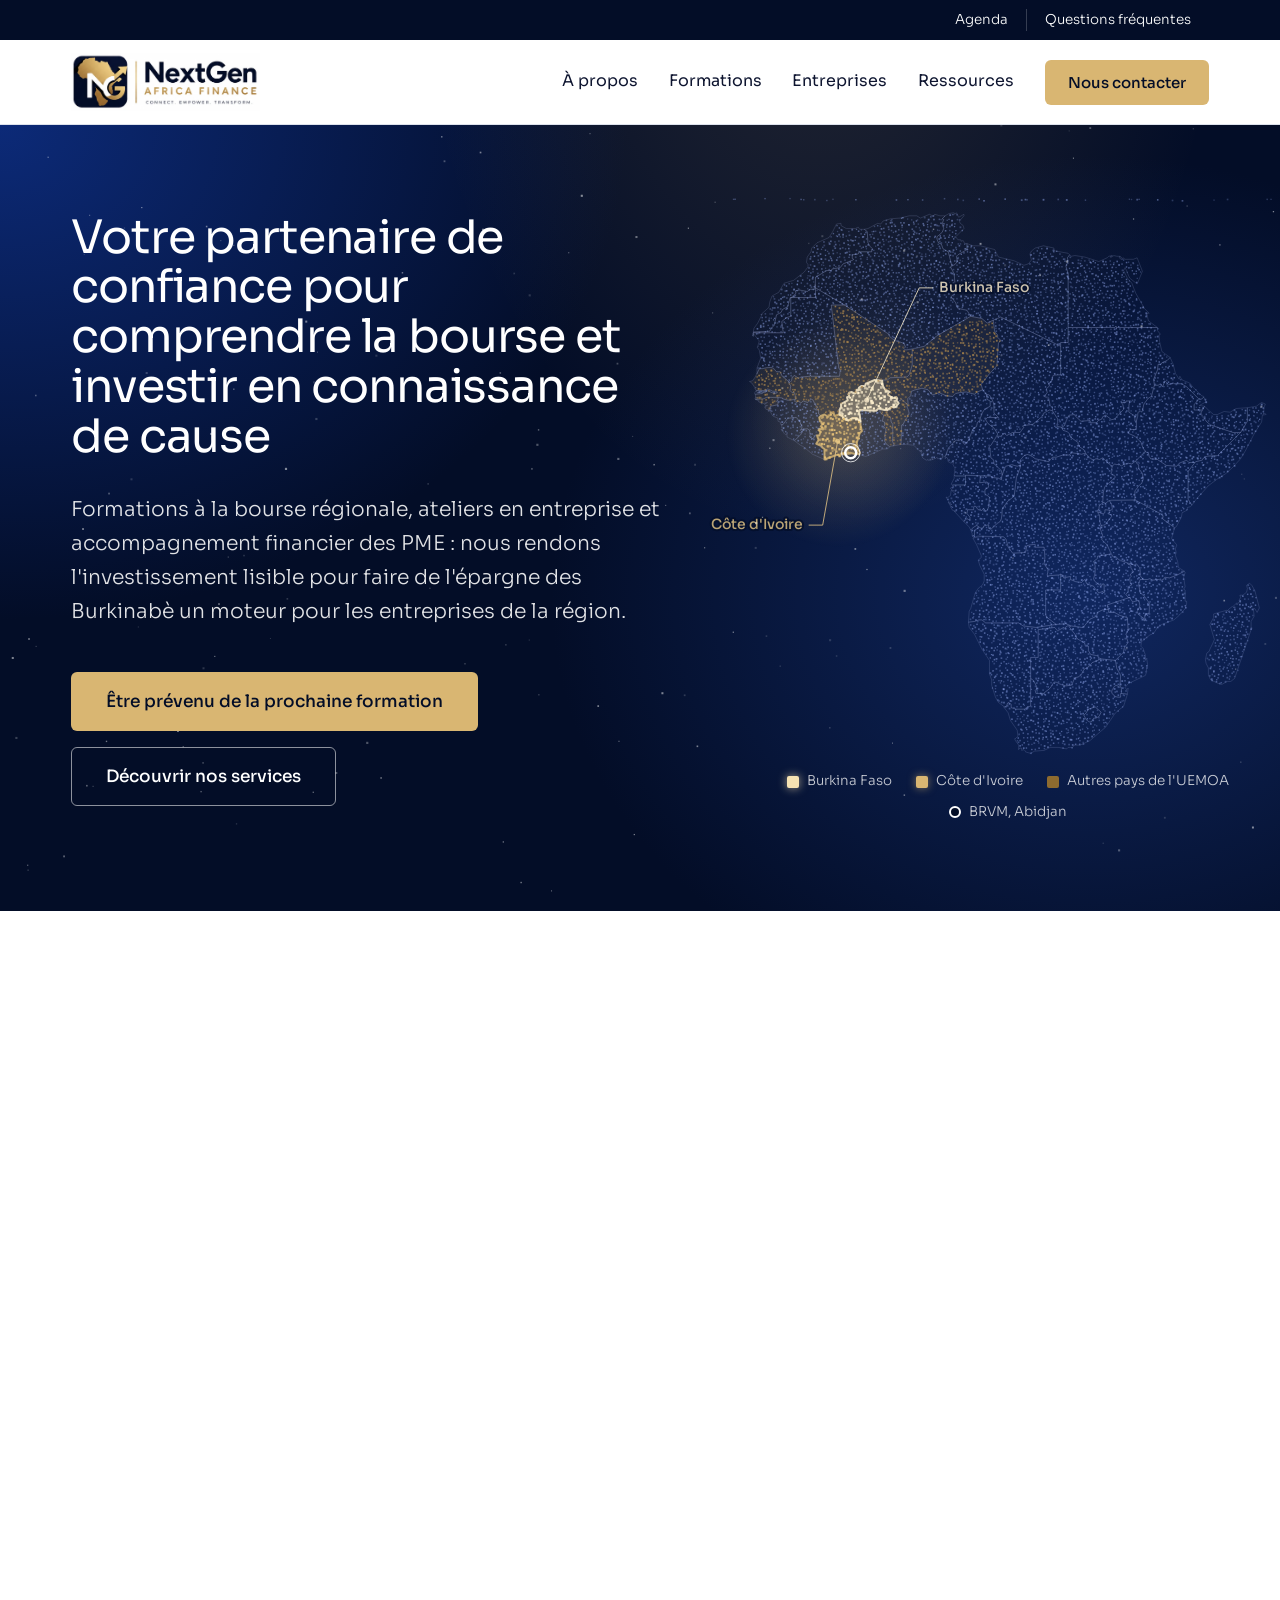
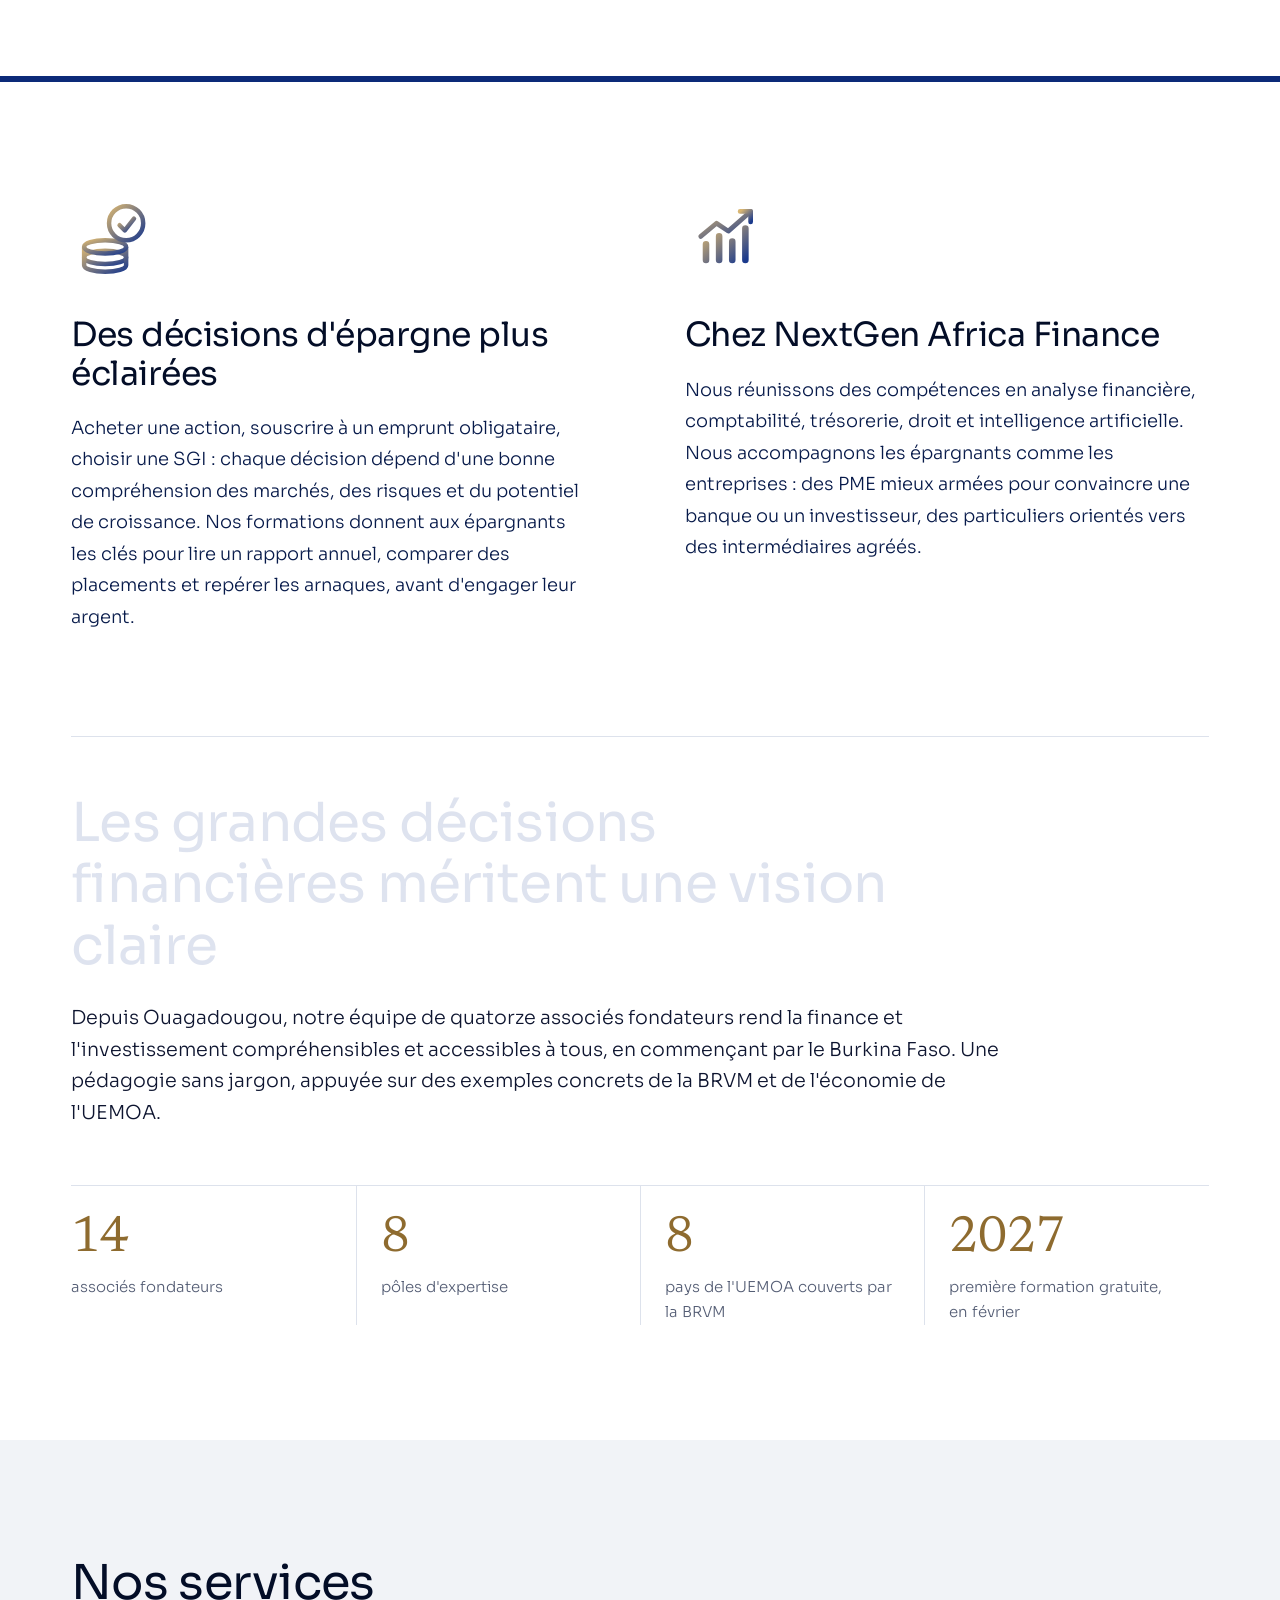
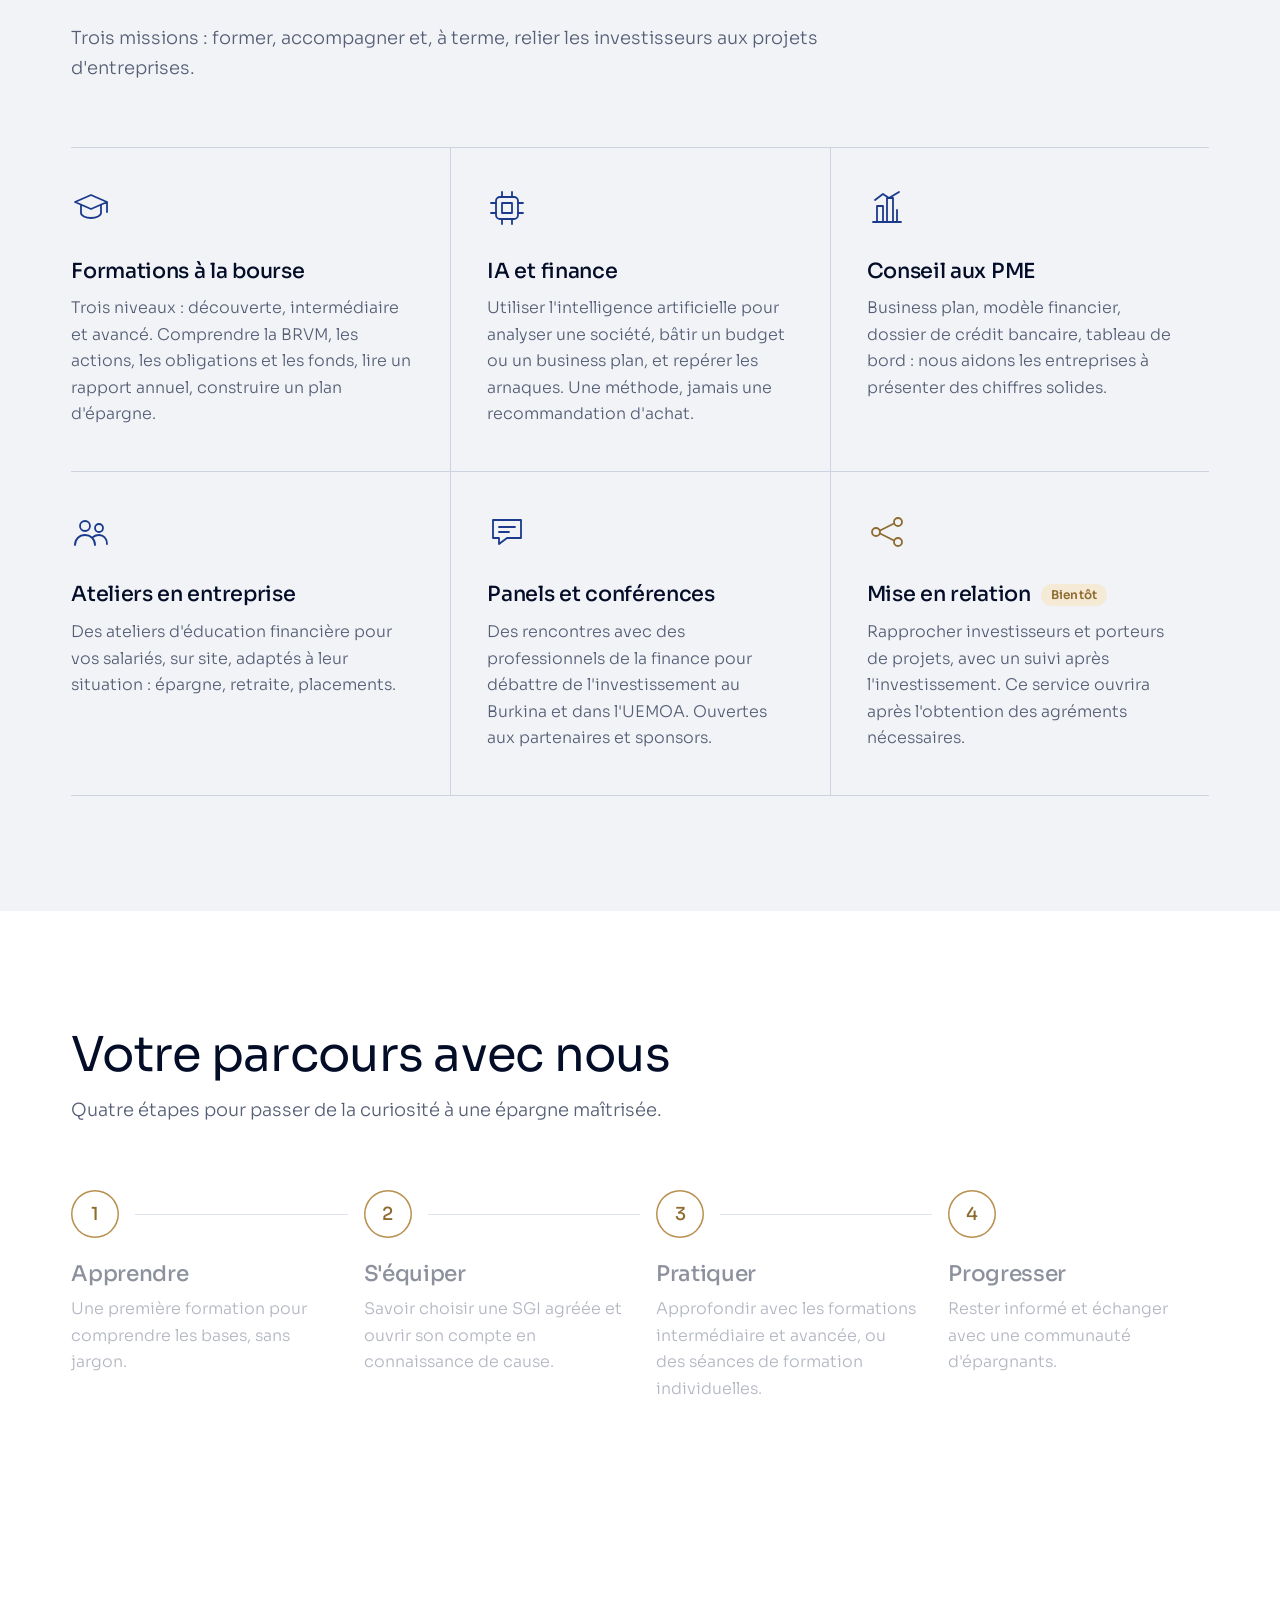
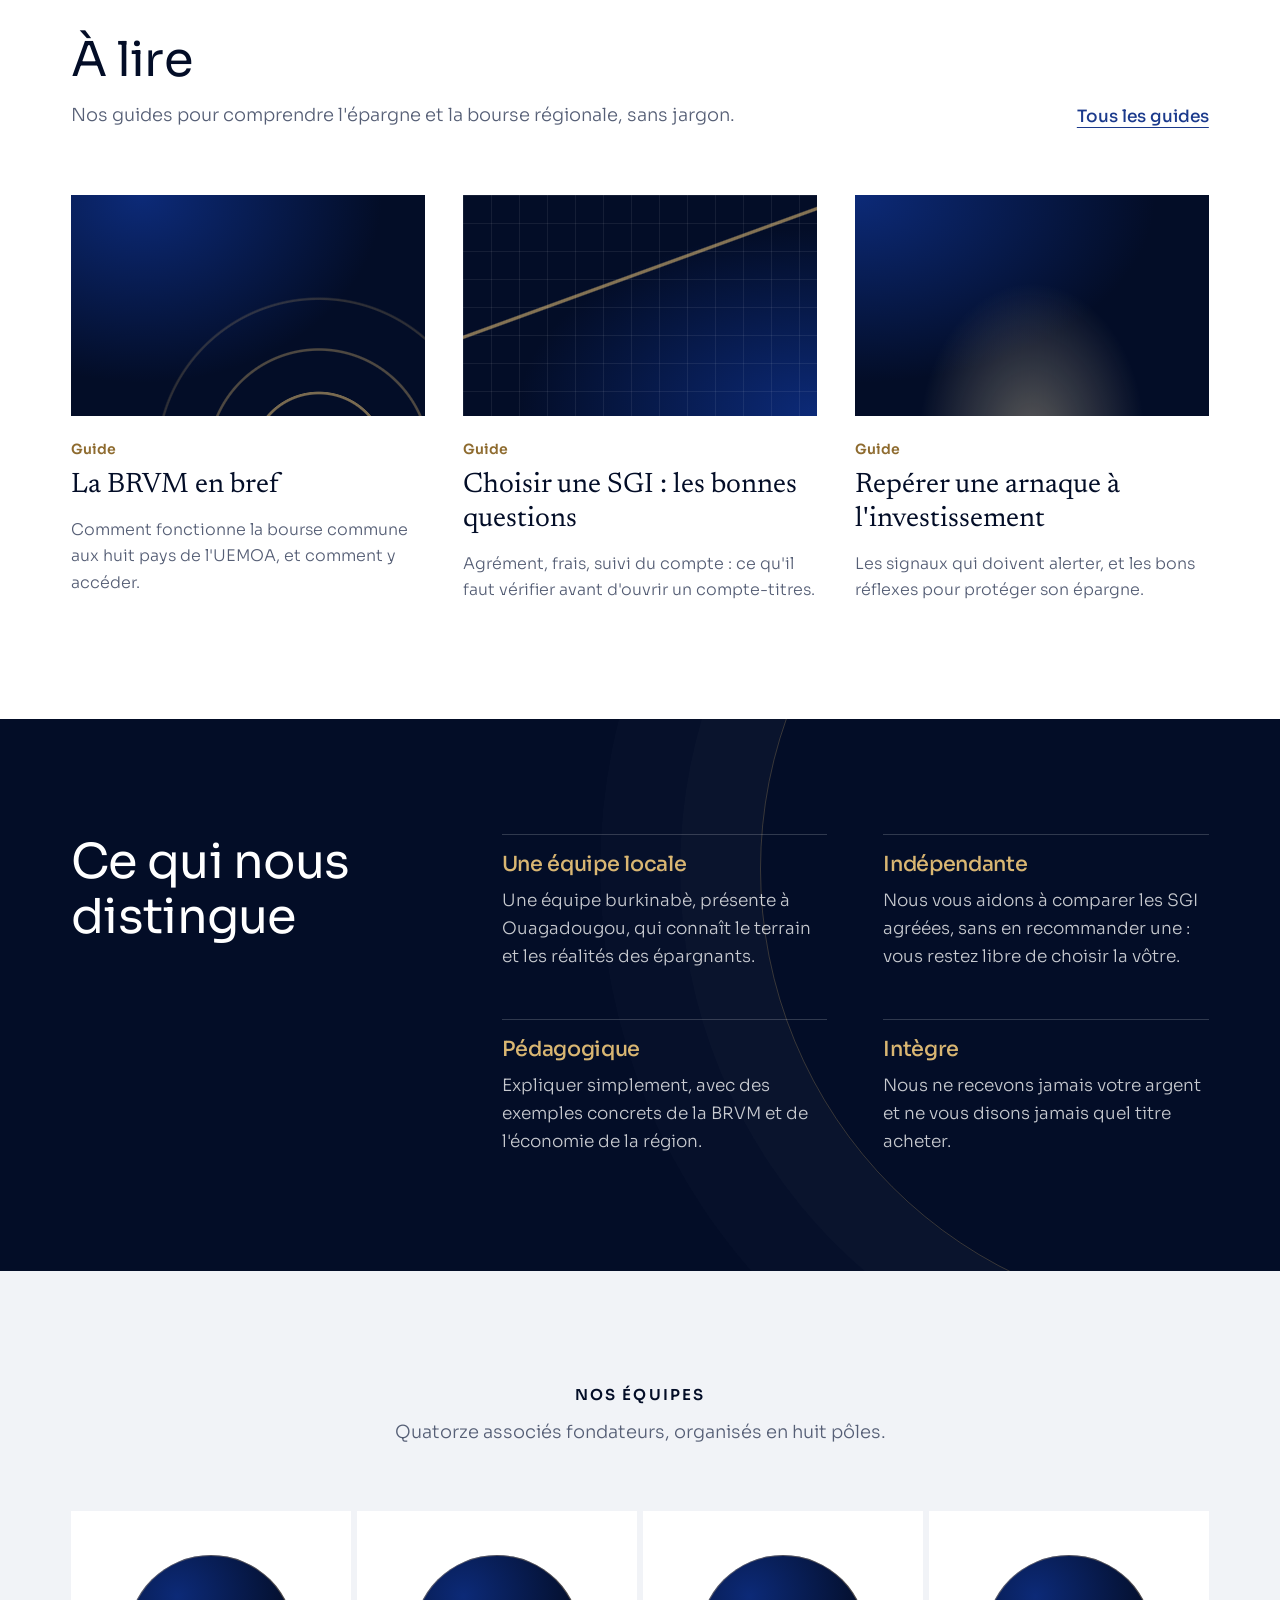
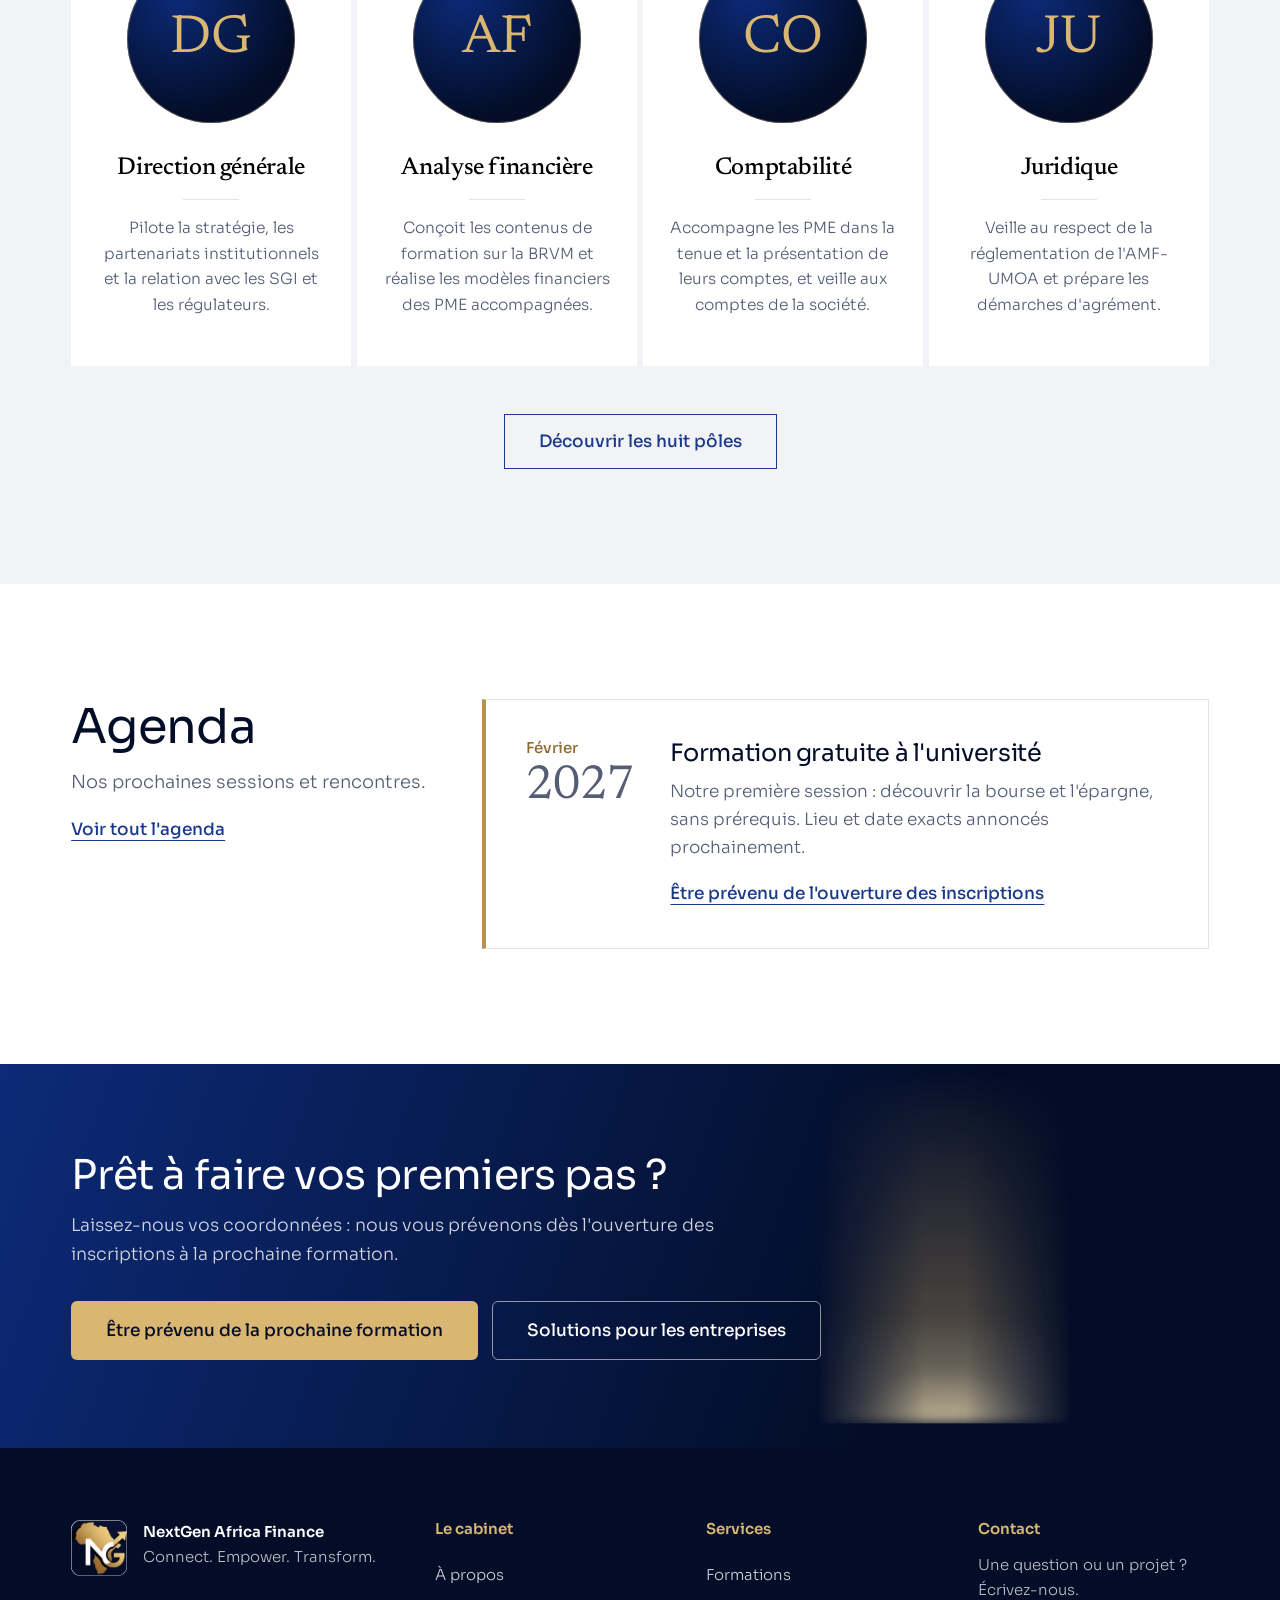
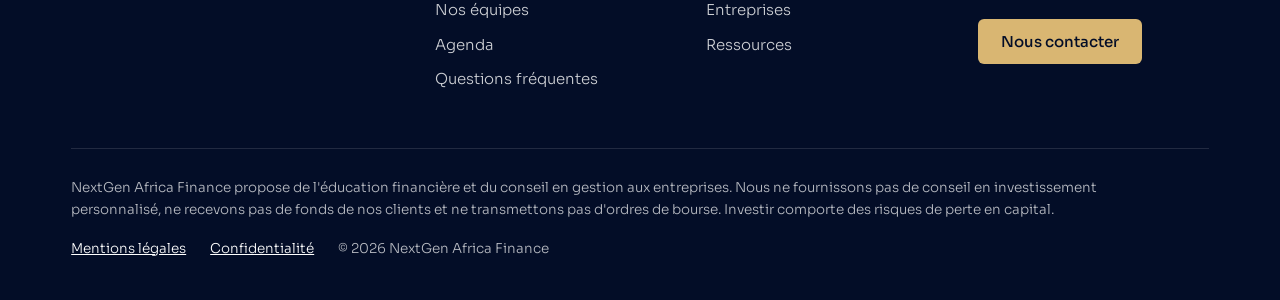
<file: index.html>
<!doctype html>
<html lang="fr">
<head>
  <meta charset="utf-8">
  <meta name="viewport" content="width=device-width, initial-scale=1">
  <title>NextGen Africa Finance – Éducation financière et conseil aux entreprises</title>
  <meta name="description" content="NextGen Africa Finance forme les épargnants à la bourse régionale (BRVM) et accompagne les PME dans leur gestion financière, au Burkina Faso et dans l'UEMOA.">
  <link rel="canonical" href="https://ishaqfadelalexouedraogo-afk.github.io/ngaf-site/">
  <meta name="theme-color" content="#030D27">
  <meta property="og:type" content="website">
  <meta property="og:locale" content="fr_FR">
  <meta property="og:site_name" content="NextGen Africa Finance">
  <meta property="og:title" content="NextGen Africa Finance – Éducation financière et conseil aux entreprises">
  <meta property="og:description" content="NextGen Africa Finance forme les épargnants à la bourse régionale (BRVM) et accompagne les PME dans leur gestion financière, au Burkina Faso et dans l'UEMOA.">
  <meta property="og:url" content="https://ishaqfadelalexouedraogo-afk.github.io/ngaf-site/">
  <meta property="og:image" content="https://ishaqfadelalexouedraogo-afk.github.io/ngaf-site/assets/img/og-image.png">
  <meta name="twitter:card" content="summary_large_image">
  <link rel="icon" href="assets/img/favicon.png" type="image/png">
  <link rel="apple-touch-icon" href="assets/img/apple-touch-icon.png">
  <link rel="manifest" href="site.webmanifest">
  <link rel="preload" href="assets/fonts/sora-latin-400-normal.woff2" as="font" type="font/woff2" crossorigin>
  <link rel="stylesheet" href="assets/css/style.css">
  <script type="application/ld+json">{"@context": "https://schema.org", "@type": "EducationalOrganization", "name": "NextGen Africa Finance", "slogan": "Connect. Empower. Transform.", "url": "https://ishaqfadelalexouedraogo-afk.github.io/ngaf-site/", "logo": "https://ishaqfadelalexouedraogo-afk.github.io/ngaf-site/assets/img/logo-ngaf.png", "description": "Éducation financière, formations à la bourse régionale (BRVM) et conseil en gestion financière aux PME.", "address": {"@type": "PostalAddress", "addressLocality": "Ouagadougou", "addressCountry": "BF"}, "areaServed": ["Burkina Faso", "UEMOA"]}</script>
  <script src="assets/vendor/gsap.min.js" defer></script>
  <script src="assets/vendor/ScrollTrigger.min.js" defer></script>
  <script src="assets/js/home.js" defer></script>
</head>
<body>
<a class="skip-link" href="#contenu">Aller au contenu</a>

<header class="site-header">
  <div class="topbar">
    <div class="container topbar-inner">
      <nav aria-label="Liens rapides">
        <a href="agenda.html">Agenda</a>
        <a href="faq.html">Questions fréquentes</a>
        <a class="js-whatsapp" href="contact.html" hidden>WhatsApp</a>
      </nav>
    </div>
  </div>
  <div class="container nav">
    <a class="brand" href="index.html" aria-label="NextGen Africa Finance, retour à l'accueil">
      <img src="assets/img/logo-ngaf.png" alt="NextGen Africa Finance – Connect. Empower. Transform." width="880" height="270">
    </a>
    <button class="menu-toggle" aria-expanded="false" aria-controls="menu">
      <span class="menu-toggle-bars" aria-hidden="true"></span><span class="sr-only">Menu</span>
    </button>
    <nav id="menu" class="menu" aria-label="Navigation principale">
      <a href="a-propos.html">À propos</a>
      <a href="formations.html">Formations</a>
      <a href="entreprises.html">Entreprises</a>
      <a href="ressources.html">Ressources</a>
      <a class="btn btn-gold" href="contact.html">Nous contacter</a>
    </nav>
  </div>
</header>

<main id="contenu">
  <section class="hero">
    <div class="container hero-inner">
      <div class="hero-text">
      <h1>Votre partenaire de confiance pour comprendre la bourse et investir en connaissance de cause</h1>
      <p class="hero-lead">Formations à la bourse régionale, ateliers en entreprise et accompagnement financier des PME&nbsp;: nous rendons l'investissement lisible pour faire de l'épargne des Burkinabè un moteur pour les entreprises de la région.</p>
      <div class="hero-cta">
        <a class="btn btn-gold btn-lg" href="contact.html?objet=formation">Être prévenu de la prochaine formation</a>
        <a class="btn btn-line btn-lg" href="#services">Découvrir nos services</a>
      </div>
      </div>
      <figure class="hero-figure">
      <svg class="hero-map" viewBox="-20 -10 740 750" role="img" aria-labelledby="map-title">
        <title id="map-title">Carte de l'Afrique : le Burkina Faso, la Côte d'Ivoire et les autres pays de l'UEMOA, avec la BRVM à Abidjan</title>
        <defs>
          <radialGradient id="map-glow"><stop offset="0" stop-color="#D9B672" stop-opacity=".28"/><stop offset="1" stop-color="#D9B672" stop-opacity="0"/></radialGradient>
          <linearGradient id="map-land" x1="0" y1="0" x2="1" y2="1"><stop offset="0" stop-color="#16307A"/><stop offset="1" stop-color="#0A1A4A"/></linearGradient>
        </defs>
        <circle cx="165" cy="256" r="260" fill="url(#map-glow)"/>
        <g class="map-rings" aria-hidden="true"><circle cx="165" cy="256" r="70"/><circle cx="165" cy="256" r="140"/><circle cx="165" cy="256" r="230"/><circle cx="165" cy="256" r="340"/><circle cx="165" cy="256" r="470"/><circle cx="165" cy="256" r="620"/><circle cx="165" cy="256" r="790"/></g>
        <path class="land" d="M266 11L262 15L264 16L262 22L264 28L262 33L255 39L255 42L257 47L261 49L263 55L270 59L275 78L273 79L278 88L279 102L277 107L279 114L274 119L280 127L283 134L295 137L300 145L255 171L238 185L213 190L211 188L213 186L211 181L198 177L192 172L191 169L130 129L93 107L93 93L108 84L114 84L115 82L126 80L130 75L143 70L144 69L142 68L142 63L150 62L151 59L168 59L168 57L169 55L166 52L163 47L162 32L158 29L163 28L176 21L180 22L183 18L193 15L206 14L218 11L228 11L233 14L245 9L249 11L252 10L252 9L259 11L266 11ZM311 426L305 431L305 437L302 438L302 435L300 430L302 428L308 424L311 426ZM420 489L420 510L400 510L400 543L401 546L414 556L387 560L370 558L364 554L320 554L315 550L311 550L305 552L297 553L298 538L300 535L306 514L310 508L316 503L318 498L318 489L312 477L310 470L314 467L314 464L308 450L303 441L312 439L343 439L347 442L350 453L356 461L373 460L375 451L379 450L386 449L386 453L398 453L399 467L398 475L403 483L402 491L418 490L420 489ZM433 558L432 560L439 569L442 575L452 581L453 585L457 585L457 591L460 596L470 598L470 600L474 602L462 607L458 612L451 616L448 622L444 626L439 627L435 637L426 638L414 633L411 633L406 641L397 648L387 648L386 644L388 642L388 639L384 631L380 628L380 600L390 600L390 563L412 560L416 565L424 560L425 561L429 558L433 558ZM486 404L484 409L488 410L488 412L481 421L477 425L474 424L472 419L472 411L470 408L471 406L474 408L477 408L479 407L479 403L486 404ZM266 332L270 321L278 312L281 310L285 311L286 309L292 316L299 309L298 307L300 304L302 297L304 294L308 292L309 287L312 284L315 274L319 269L326 265L326 258L322 256L321 249L325 250L328 255L331 262L331 274L337 280L322 280L320 283L323 288L331 294L336 302L330 312L327 317L324 319L326 321L326 327L327 334L331 337L331 342L341 351L342 357L341 363L337 361L329 360L326 358L296 357L293 357L293 358L280 358L278 357L279 348L276 342L277 341L277 339L275 339L274 341L270 339L269 334L267 333L266 335L266 332ZM421 293L423 297L429 299L432 302L433 306L444 314L443 315L445 319L451 323L454 329L451 328L448 329L435 327L431 330L423 330L414 333L409 333L404 339L386 335L382 332L375 329L371 331L366 337L366 345L365 344L362 345L355 343L346 345L342 357L341 351L335 345L331 341L330 336L327 334L326 327L326 321L324 320L327 317L335 305L340 305L345 301L348 304L356 300L366 300L371 293L369 291L383 289L396 278L397 274L405 270L409 271L416 282L416 287L415 289L415 292L421 293ZM420 185L420 223L411 223L409 225L409 228L407 233L404 234L405 238L401 242L402 247L398 252L404 255L406 264L409 267L409 271L405 270L398 274L396 278L383 289L370 291L369 292L371 293L367 298L366 300L356 300L348 304L345 301L340 305L335 305L336 302L331 294L323 288L320 283L322 280L337 280L331 274L331 262L328 255L325 250L321 249L316 243L314 236L324 223L335 211L337 181L340 177L336 173L336 170L332 165L330 150L340 146L420 185ZM291 419L295 415L299 417L299 413L295 408L296 403L304 403L304 399L306 398L310 403L315 404L317 401L320 405L322 404L324 399L325 386L319 382L319 376L323 374L324 371L322 366L312 367L313 358L326 358L329 360L337 361L341 363L341 359L347 345L355 343L362 345L365 344L366 347L361 360L358 385L349 392L342 402L341 415L339 419L335 421L327 429L324 428L324 423L317 425L317 427L314 428L308 424L304 426L300 430L298 426L291 419ZM487 462L469 465L469 468L464 472L466 478L466 487L464 495L465 498L471 503L475 504L475 502L478 502L478 514L476 512L471 514L466 508L464 505L455 502L452 496L448 500L440 499L433 496L433 492L424 494L424 491L420 489L418 490L406 491L403 492L402 489L403 487L403 483L398 475L399 467L398 453L386 453L386 449L379 450L375 451L373 460L356 461L350 453L347 442L344 439L310 438L304 440L302 438L305 437L305 431L311 426L314 428L317 427L317 425L324 423L324 428L327 429L340 418L342 410L342 402L349 392L358 385L361 360L366 347L366 337L371 331L377 329L382 332L386 335L404 339L409 333L414 333L423 330L431 330L435 327L448 329L451 328L454 329L462 336L464 337L467 335L472 336L475 334L477 334L482 340L489 345L487 355L493 359L489 363L479 372L477 379L476 394L472 397L471 402L469 404L472 411L472 418L474 424L473 429L476 437L475 440L475 443L482 450L487 462ZM612 265L609 270L598 270L598 263L605 255L607 256L611 253L614 259L605 264L612 265ZM549 160L494 160L494 158L492 160L430 160L430 88L427 78L430 72L429 67L432 63L434 65L439 64L452 66L471 72L482 67L484 65L489 64L486 66L488 66L491 64L495 65L499 65L501 67L499 65L498 67L501 69L503 67L506 69L517 69L522 67L529 85L522 102L512 94L506 80L504 84L509 94L515 101L520 114L532 135L538 141L535 141L535 142L537 151L549 160ZM293 358L293 370L276 370L274 369L278 361L278 357L280 358L293 358ZM545 237L544 229L549 217L550 209L554 209L555 207L562 204L566 200L570 209L573 221L578 229L579 225L582 230L592 234L597 240L603 246L608 251L611 252L611 253L607 256L604 255L588 239L581 235L572 235L570 234L564 236L559 231L556 239L553 235L550 237L545 237ZM533 325L530 321L527 313L519 305L510 301L513 296L520 296L521 294L521 285L523 278L523 275L526 271L528 273L529 271L531 262L537 254L541 252L545 237L550 237L553 235L556 239L559 231L564 236L570 234L572 235L581 235L588 239L602 253L604 255L598 263L598 270L609 270L607 274L615 286L620 290L650 300L660 300L629 331L615 332L610 334L609 337L600 339L599 340L591 340L588 337L578 341L575 345L561 344L549 336L540 335L538 332L537 327L533 326L533 325ZM313 358L312 367L322 366L324 371L323 374L319 376L319 382L325 386L324 399L322 404L320 405L317 401L315 404L310 403L306 398L304 399L304 403L296 403L295 408L299 413L299 417L295 415L293 416L291 419L278 405L281 405L276 404L273 399L275 399L273 398L270 393L273 396L275 396L273 395L273 393L271 393L267 386L269 387L273 384L274 377L278 380L280 378L275 377L273 374L275 373L276 374L276 370L293 370L293 357L313 358ZM14 244L25 244L26 243L30 242L36 245L40 245L42 247L38 248L28 244L27 246L22 247L22 248L12 249L12 247L13 245L16 247L26 245L16 247L14 244ZM179 269L179 273L184 277L182 285L185 286L185 291L184 292L187 296L185 305L186 306L185 311L187 315L192 319L189 322L183 322L160 332L153 330L149 329L152 328L152 326L150 323L148 314L152 301L155 298L153 290L152 278L151 274L152 270L174 271L177 268L179 269ZM77 295L73 297L75 293L74 289L73 289L73 287L68 280L56 281L50 289L47 290L46 286L43 285L43 281L36 278L32 271L30 272L33 265L43 263L43 260L41 258L43 257L43 253L49 254L49 255L56 257L66 256L65 258L67 260L71 258L73 261L75 259L77 258L82 260L86 257L86 255L90 257L92 263L96 266L93 270L97 270L97 275L100 277L98 280L99 285L101 286L101 288L102 289L100 292L103 294L103 296L98 295L97 297L100 299L98 304L93 303L91 307L89 308L85 306L86 303L85 297L82 295L77 295ZM519 390L519 378L525 370L528 368L530 362L529 354L524 348L524 343L522 342L520 338L533 325L533 326L537 327L538 332L540 335L549 336L561 344L575 345L578 341L588 337L591 340L599 340L590 352L590 389L595 397L593 399L589 400L589 403L586 405L582 407L581 413L574 426L572 427L558 417L556 415L556 410L519 390ZM467 681L464 681L461 686L458 686L454 683L451 677L454 674L457 669L466 666L474 673L471 679L467 681ZM65 311L74 302L74 299L79 295L79 296L82 295L85 297L86 303L85 306L89 308L91 307L93 304L94 303L96 305L97 309L97 312L94 315L101 318L102 320L105 322L105 336L89 329L77 319L73 317L65 311ZM275 78L279 76L282 72L281 65L283 63L295 56L295 48L303 51L313 51L332 56L337 66L358 71L371 77L377 75L381 70L379 62L381 58L386 54L397 51L411 54L411 57L413 58L430 61L432 63L429 67L430 72L427 78L428 82L430 88L430 180L420 180L420 185L340 146L322 154L315 148L300 145L295 137L283 135L281 132L280 127L274 119L275 117L279 114L279 112L277 107L279 102L278 89L273 79L275 78ZM675 504L679 511L685 534L682 540L679 535L677 535L678 545L674 552L674 563L652 628L647 632L642 632L635 636L631 635L620 630L617 623L617 614L614 608L613 603L615 594L618 592L619 589L623 581L625 576L619 556L624 547L624 542L642 537L644 539L643 537L645 535L649 532L651 534L651 531L654 528L655 527L655 530L658 526L660 527L658 524L660 520L659 517L663 517L668 513L669 508L668 504L672 501L675 504ZM512 520L510 520L507 516L510 512L510 506L515 503L513 501L512 494L514 492L513 489L517 486L513 480L514 479L512 476L510 476L509 474L519 477L521 475L525 480L526 485L526 491L530 496L526 496L524 502L526 514L530 516L538 527L538 541L533 542L532 546L533 551L531 551L531 548L524 543L522 539L525 533L525 526L523 524L516 526L512 520ZM57 232L48 224L46 219L41 219L35 213L18 215L15 222L15 214L20 201L18 190L15 186L17 185L16 185L18 178L11 169L9 171L10 167L50 167L48 152L54 147L60 145L60 133L60 120L93 120L93 107L132 130L114 130L124 214L126 217L125 225L88 225L87 225L86 223L86 225L73 226L71 228L65 224L62 226L61 231L59 233L57 232ZM158 29L162 32L163 47L166 52L169 55L168 57L168 59L151 59L150 62L142 63L142 68L144 69L143 70L130 75L126 80L115 82L114 84L108 84L93 93L92 109L86 109L82 112L72 110L66 111L67 114L63 119L59 121L56 132L49 136L47 140L41 143L38 157L34 161L32 165L10 166L11 161L16 154L22 142L20 143L21 142L31 133L32 126L35 118L44 113L51 101L64 97L78 86L83 79L83 76L81 73L82 66L87 59L88 54L95 47L111 40L116 32L121 22L127 21L127 24L134 28L146 28L150 26L152 29L158 29ZM493 604L504 593L504 591L505 587L510 580L508 574L508 571L507 569L510 564L509 547L499 544L492 540L484 540L482 530L512 520L516 526L524 524L526 531L522 539L524 543L531 548L531 551L533 551L532 546L534 542L538 541L539 529L532 519L526 514L524 502L526 496L536 496L539 495L543 497L550 496L554 497L557 496L559 493L565 494L576 490L585 485L586 487L584 493L586 506L584 509L586 510L586 525L588 525L588 528L586 535L580 542L578 543L578 544L571 550L555 556L549 560L544 568L543 567L542 569L539 570L529 578L526 577L528 578L527 585L530 588L533 597L533 604L535 601L535 603L536 610L534 618L535 618L533 624L510 635L506 640L508 643L510 641L509 649L501 648L501 640L499 638L500 625L495 615L493 604ZM414 556L427 555L433 558L429 558L425 561L424 560L416 564L412 560L390 563L390 600L380 600L380 665L375 666L372 669L361 669L354 667L354 663L351 660L349 661L348 665L345 666L337 660L333 653L328 637L328 630L325 622L325 604L315 589L305 569L298 560L297 553L305 552L311 550L315 550L320 554L364 554L370 558L387 560L414 556ZM316 243L321 249L322 256L326 258L326 265L320 268L317 271L313 280L312 284L309 286L307 293L304 294L298 307L299 309L296 311L295 314L292 316L286 309L284 311L281 310L271 320L266 332L262 331L263 334L256 335L255 333L253 335L251 333L252 335L249 336L248 333L249 336L246 337L246 335L246 337L243 337L243 336L241 337L236 334L234 328L234 327L235 325L234 326L232 325L235 324L231 324L224 317L215 316L217 314L213 316L207 316L208 290L210 289L213 282L216 280L216 276L218 276L217 269L215 265L217 262L216 255L220 251L221 245L226 243L235 241L243 243L249 250L258 247L267 251L276 252L280 248L285 247L294 246L305 249L309 246L316 243ZM476 394L478 393L479 395L485 391L488 396L489 403L486 404L482 403L479 403L479 407L477 408L474 408L471 406L469 407L469 404L471 402L471 398L476 394ZM520 338L515 342L510 341L503 343L501 345L498 342L495 343L492 342L488 345L476 334L472 336L467 335L464 337L458 334L453 327L451 323L445 319L443 315L444 314L433 306L432 302L429 299L423 297L421 293L425 291L428 282L431 277L439 276L439 278L447 285L459 284L460 287L468 287L470 284L475 282L476 279L480 277L488 283L492 282L504 269L503 263L501 260L507 260L507 258L512 258L511 264L511 273L519 278L519 285L521 285L521 293L520 296L513 296L510 301L519 305L527 313L530 321L533 325L520 338ZM77 295L74 302L65 311L55 306L55 302L53 303L51 301L50 299L47 296L49 296L51 294L48 294L48 292L49 291L47 290L50 289L56 281L67 280L73 287L73 289L74 289L75 293L73 297L77 295ZM595 397L590 389L590 352L600 339L608 337L611 334L616 331L629 331L660 300L669 285L669 267L681 265L685 262L688 260L693 262L691 267L691 273L690 276L692 274L694 276L689 277L688 286L679 300L666 325L660 335L649 347L640 355L629 362L617 371L600 390L595 397ZM669 267L669 285L660 300L650 300L620 290L615 286L608 278L607 274L612 265L619 272L624 276L629 276L638 272L646 273L654 268L669 267ZM474 602L493 604L495 615L500 623L499 640L494 637L492 638L488 644L488 648L493 652L497 653L500 653L500 648L509 649L504 665L493 674L480 693L459 711L446 717L438 717L436 720L430 720L428 722L417 720L406 720L398 724L385 725L380 728L373 726L373 725L371 723L368 724L368 721L365 721L364 723L364 717L359 710L359 708L360 708L363 705L362 697L353 684L350 674L344 666L348 665L349 661L351 660L354 663L354 667L361 669L372 669L375 666L380 665L380 628L384 631L388 639L388 642L386 644L387 648L397 648L406 641L411 633L414 633L419 636L427 638L434 637L439 627L444 626L448 622L451 616L458 612L462 607L474 602ZM467 681L471 679L474 673L466 666L457 669L454 674L451 677L454 683L458 686L461 686L464 681L467 681ZM521 285L519 285L519 278L511 273L511 264L512 258L507 258L507 260L501 260L503 263L504 269L492 282L488 283L480 277L476 279L475 282L470 284L468 287L460 287L459 284L447 285L438 276L431 277L425 291L421 293L416 292L415 289L416 287L416 282L409 271L409 267L406 264L404 253L398 252L402 247L401 241L405 238L404 234L407 233L409 228L410 224L420 223L420 180L430 180L430 160L492 160L494 158L494 160L549 160L549 164L553 169L551 170L552 179L555 192L566 200L562 204L555 207L554 209L550 209L549 217L544 229L545 237L541 252L537 254L531 262L529 271L528 273L526 271L523 273L521 285ZM509 474L499 471L494 466L490 466L482 450L475 443L475 440L476 437L473 429L474 424L479 423L488 412L488 410L484 409L485 404L488 403L489 401L488 396L485 391L520 390L556 410L557 412L556 415L572 427L568 441L569 443L575 450L573 455L574 460L573 464L576 472L577 480L585 485L573 491L565 494L559 493L557 496L554 497L550 496L543 497L539 495L536 496L530 496L526 491L526 482L523 477L520 475L519 477L509 474ZM295 48L295 56L283 63L281 65L282 72L279 76L275 78L270 59L263 55L261 49L257 47L255 42L255 39L262 33L264 28L262 22L263 18L264 16L262 15L266 11L271 8L277 7L278 7L278 9L281 7L284 13L291 9L291 11L285 18L286 21L290 24L291 28L280 39L283 43L287 43L287 45L290 44L292 48L295 48ZM519 390L488 390L484 391L479 395L478 393L476 394L477 379L479 372L493 360L492 357L487 355L489 351L488 348L489 345L492 342L495 343L498 342L501 345L503 343L510 341L515 342L520 338L522 342L524 343L524 348L529 355L530 363L528 368L525 370L519 378L519 390ZM93 103L93 120L60 120L60 145L54 147L48 152L50 167L10 167L10 172L10 166L32 165L34 161L38 157L41 143L47 140L49 136L56 132L59 120L63 119L67 114L66 111L72 110L82 112L86 109L92 109L92 103L93 103ZM484 536L475 537L469 540L468 545L459 549L450 560L448 560L435 558L427 555L414 556L401 546L400 543L400 510L420 510L420 489L424 491L424 494L433 492L433 496L440 499L448 500L452 496L455 502L464 505L466 508L471 514L476 512L477 514L478 514L478 502L476 502L475 504L471 503L465 498L464 495L466 486L466 477L464 472L469 468L469 465L487 462L490 466L494 466L497 469L504 472L509 474L510 476L512 476L517 486L513 489L514 492L512 494L513 501L515 503L510 506L510 512L507 516L510 520L512 520L482 530L484 536ZM493 604L474 602L470 600L470 598L460 596L457 591L457 585L453 585L452 581L442 575L439 569L432 560L433 558L448 560L450 560L459 549L468 545L469 540L477 536L484 536L484 540L492 540L499 544L509 547L510 564L507 569L508 571L508 574L510 580L505 587L504 591L504 593L493 604ZM499 640L501 640L501 648L500 648L500 653L495 653L491 651L488 646L491 640L494 637L499 640Z"/>
        <path class="uemoa" d="M196 318L198 317L195 310L196 310L196 289L194 286L193 280L188 276L188 273L189 270L194 266L200 266L204 262L204 258L208 256L216 263L215 266L218 274L210 289L208 290L207 316L196 318Z"><title>Bénin</title></path><path class="uemoa bf" d="M189 270L185 270L177 268L174 271L152 270L151 274L152 276L153 285L148 281L142 281L137 284L134 283L130 281L129 278L125 276L125 270L127 266L127 262L136 257L135 253L138 252L137 249L138 247L141 246L145 248L147 247L148 243L150 244L151 240L154 238L159 238L160 235L172 230L182 231L182 235L184 240L186 243L192 246L190 246L190 250L196 254L201 253L202 255L201 257L204 261L200 266L194 266L189 270Z"><title>Burkina Faso</title></path><path class="uemoa ci" d="M100 278L105 276L110 279L111 277L113 277L113 273L116 274L117 273L118 277L119 278L124 276L129 278L130 281L134 283L137 284L142 281L148 281L152 286L153 285L153 290L155 298L152 301L148 314L150 323L152 326L152 328L151 329L148 328L148 326L147 329L139 327L134 328L140 328L131 329L127 328L129 329L121 330L105 336L105 322L102 320L101 318L94 315L97 310L95 304L98 304L100 299L97 297L98 295L103 296L103 294L100 292L102 289L101 288L101 286L99 285L98 280L100 278Z"><title>Côte d'Ivoire</title></path><path class="uemoa" d="M13 256L24 255L28 253L43 253L43 257L41 258L43 260L43 263L33 265L30 271L29 269L28 270L26 268L26 266L25 266L29 264L26 264L25 262L29 260L21 262L21 261L17 259L18 258L13 256Z"><title>Guinée-Bissau</title></path><path class="uemoa" d="M66 256L66 251L64 246L62 247L59 244L60 238L58 235L57 232L59 233L61 231L62 226L65 224L71 228L73 226L86 225L86 223L87 225L88 225L125 225L126 217L124 214L114 130L132 130L191 169L192 172L198 177L211 181L213 186L211 188L213 190L222 189L222 210L218 223L215 226L193 227L187 230L172 230L160 235L159 238L154 238L151 240L150 244L148 243L147 247L145 248L139 246L137 249L138 252L135 253L136 257L127 262L127 266L125 270L125 276L122 276L120 278L118 277L117 273L116 274L113 273L113 277L111 277L110 279L105 276L100 278L97 275L97 270L93 270L96 266L92 263L92 261L89 256L86 255L86 257L83 260L77 258L73 261L71 258L67 260L65 258L66 256Z"><title>Mali</title></path><path class="uemoa" d="M316 243L309 246L305 249L294 246L285 247L280 248L276 252L267 251L258 247L249 250L243 243L235 241L227 243L221 245L220 251L216 255L216 263L208 256L204 258L204 261L201 257L202 255L201 253L196 254L190 250L190 246L192 246L190 245L186 243L184 239L182 235L182 230L189 230L193 227L215 226L218 223L222 210L222 189L238 185L255 171L300 145L315 148L322 154L330 150L332 165L336 170L336 173L340 177L337 181L335 211L324 223L314 236L316 243Z"><title>Niger</title></path><path class="uemoa" d="M57 232L58 235L60 238L59 244L62 247L64 246L66 251L66 256L57 257L49 255L49 254L28 253L24 255L13 256L12 255L16 254L14 253L13 254L13 249L22 248L22 247L27 246L28 244L31 245L38 248L42 247L41 245L36 245L29 242L25 244L14 244L12 241L14 240L12 240L8 234L5 232L9 231L12 227L18 215L22 215L30 213L37 214L41 219L46 219L48 224L57 232Z"><title>Sénégal</title></path><path class="uemoa" d="M189 270L188 276L193 280L194 286L196 289L196 310L195 310L198 317L192 319L187 315L185 311L186 306L185 305L187 297L184 292L185 291L185 286L182 285L184 277L179 273L179 269L189 270Z"><title>Togo</title></path>
        <g aria-hidden="true">
          <path class="link" d="M165 256Q 130 290 140 327"/>
          <circle class="city" cx="6" cy="233" r="4"><title>Dakar</title></circle><circle class="city" cx="24" cy="261" r="4"><title>Bissau</title></circle><circle class="city" cx="100" cy="254" r="4"><title>Bamako</title></circle><circle class="city" cx="201" cy="245" r="4"><title>Niamey</title></circle><circle class="city" cx="192" cy="319" r="4"><title>Lomé</title></circle><circle class="city" cx="204" cy="316" r="4"><title>Cotonou</title></circle>
          <circle class="pulse" cx="165" cy="256" r="9"/>
          <circle class="hub" cx="165" cy="256" r="7"/>
          <circle class="hub" cx="140" cy="327" r="7"/>
        </g>
      </svg>
        <figcaption class="map-legend">
          <span><i class="key key-bf"></i>Burkina Faso</span>
          <span><i class="key key-ci"></i>Côte d'Ivoire</span>
          <span><i class="key key-uemoa"></i>Autres pays de l'UEMOA</span>
          <span><i class="key key-hub"></i>BRVM, Abidjan</span>
        </figcaption>
      </figure>
    </div>
  </section>

  <section class="section intro">
    <div class="container intro-grid">
      <article class="intro-item">
        <svg class="icon-xl" viewBox="0 0 64 64" aria-hidden="true"><defs><linearGradient id="g1" x1="0" y1="0" x2="1" y2="1"><stop offset="0" stop-color="#D9B672"/><stop offset="1" stop-color="#1B3A8C"/></linearGradient></defs><ellipse cx="26" cy="46" rx="16" ry="5" fill="none" stroke="url(#g1)" stroke-width="3.4"/><path d="M10 46v6c0 2.8 7.2 5 16 5s16-2.2 16-5v-6M10 38v8M42 38v8" fill="none" stroke="url(#g1)" stroke-width="3.4"/><ellipse cx="26" cy="38" rx="16" ry="5" fill="none" stroke="url(#g1)" stroke-width="3.4"/><circle cx="42" cy="20" r="13" fill="none" stroke="url(#g1)" stroke-width="3.4"/><path d="M37 21.5l4 4 7-9" fill="none" stroke="url(#g1)" stroke-width="3.4" stroke-linecap="round" stroke-linejoin="round"/></svg>
        <h2>Des décisions d'épargne plus éclairées</h2>
        <p>Acheter une action, souscrire à un emprunt obligataire, choisir une SGI&nbsp;: chaque décision dépend d'une bonne compréhension des marchés, des risques et du potentiel de croissance. Nos formations donnent aux épargnants les clés pour lire un rapport annuel, comparer des placements et repérer les arnaques, avant d'engager leur argent.</p>
      </article>
      <article class="intro-item">
        <svg class="icon-xl" viewBox="0 0 64 64" aria-hidden="true"><defs><linearGradient id="g2" x1="0" y1="0" x2="1" y2="1"><stop offset="0" stop-color="#D9B672"/><stop offset="1" stop-color="#1B3A8C"/></linearGradient></defs><path d="M10 54h46" stroke="url(#g2)" stroke-width="3.6" stroke-linecap="round"/><path d="M16 48V36M26 48V30M36 48V34M46 48V24" stroke="url(#g2)" stroke-width="5" stroke-linecap="round"/><path d="M12 30 24 20l9 6 17-15" fill="none" stroke="url(#g2)" stroke-width="3.6" stroke-linecap="round" stroke-linejoin="round"/><path d="M42 11h8v8" fill="none" stroke="url(#g2)" stroke-width="3.6" stroke-linecap="round" stroke-linejoin="round"/></svg>
        <h2>Chez NextGen Africa Finance</h2>
        <p>Nous réunissons des compétences en analyse financière, comptabilité, trésorerie, droit et intelligence artificielle. Nous accompagnons les épargnants comme les entreprises&nbsp;: des PME mieux armées pour convaincre une banque ou un investisseur, des particuliers orientés vers des intermédiaires agréés.</p>
      </article>
    </div>

    <div class="container statement">
      <h2>Les grandes décisions financières méritent une vision claire</h2>
      <p>Depuis Ouagadougou, notre équipe de quatorze associés fondateurs rend la finance et l'investissement compréhensibles et accessibles à tous, en commençant par le Burkina Faso. Une pédagogie sans jargon, appuyée sur des exemples concrets de la BRVM et de l'économie de l'UEMOA.</p>
      <dl class="facts">
        <div><dt>14</dt><dd>associés fondateurs</dd></div>
        <div><dt>8</dt><dd>pôles d'expertise</dd></div>
        <div><dt>8</dt><dd>pays de l'UEMOA couverts par la BRVM</dd></div>
        <div><dt>2027</dt><dd>première formation gratuite, en février</dd></div>
      </dl>
    </div>
  </section>

  <section id="services" class="section services">
    <div class="container">
      <header class="section-head">
        <h2>Nos services</h2>
        <p>Trois missions&nbsp;: former, accompagner et, à terme, relier les investisseurs aux projets d'entreprises.</p>
      </header>
      <div class="service-grid">
        <article class="service">
          <svg viewBox="0 0 40 40" aria-hidden="true"><path d="M4 14 20 7l16 7-16 7Z M10 17v8c0 2.5 4.5 5 10 5s10-2.5 10-5v-8 M36 14v10" /></svg>
          <h3><a href="formations.html#niveaux">Formations à la bourse</a></h3>
          <p>Trois niveaux&nbsp;: découverte, intermédiaire et avancé. Comprendre la BRVM, les actions, les obligations et les fonds, lire un rapport annuel, construire un plan d'épargne.</p>
        </article>
        <article class="service">
          <svg viewBox="0 0 40 40" aria-hidden="true"><rect x="9" y="9" width="22" height="22" rx="4"/><path d="M15 15h10v10H15Z M15 4v5M25 4v5M15 31v5M25 31v5M4 15h5M4 25h5M31 15h5M31 25h5"/></svg>
          <h3><a href="formations.html#ia-finance">IA et finance</a></h3>
          <p>Utiliser l'intelligence artificielle pour analyser une société, bâtir un budget ou un business plan, et repérer les arnaques. Une méthode, jamais une recommandation d'achat.</p>
        </article>
        <article class="service">
          <svg viewBox="0 0 40 40" aria-hidden="true"><path d="M6 34h28 M10 34V18h6v16 M20 34V10h6v24 M30 34V22"/><path d="M8 12 16 6l6 4 10-6"/></svg>
          <h3><a href="entreprises.html#conseil">Conseil aux PME</a></h3>
          <p>Business plan, modèle financier, dossier de crédit bancaire, tableau de bord&nbsp;: nous aidons les entreprises à présenter des chiffres solides.</p>
        </article>
        <article class="service">
          <svg viewBox="0 0 40 40" aria-hidden="true"><circle cx="14" cy="14" r="5"/><circle cx="28" cy="16" r="4"/><path d="M4 33c0-6 4.5-10 10-10s10 4 10 10 M22 25c1.7-1.3 3.7-2 6-2 4.5 0 8 3.4 8 9"/></svg>
          <h3><a href="entreprises.html#ateliers">Ateliers en entreprise</a></h3>
          <p>Des ateliers d'éducation financière pour vos salariés, sur site, adaptés à leur situation&nbsp;: épargne, retraite, placements.</p>
        </article>
        <article class="service">
          <svg viewBox="0 0 40 40" aria-hidden="true"><path d="M6 8h28v18H20l-8 6v-6H6Z"/><path d="M12 15h16M12 20h10"/></svg>
          <h3><a href="entreprises.html#panels">Panels et conférences</a></h3>
          <p>Des rencontres avec des professionnels de la finance pour débattre de l'investissement au Burkina et dans l'UEMOA. Ouvertes aux partenaires et sponsors.</p>
        </article>
        <article class="service service-soon">
          <svg viewBox="0 0 40 40" aria-hidden="true"><circle cx="9" cy="20" r="4"/><circle cx="31" cy="10" r="4"/><circle cx="31" cy="30" r="4"/><path d="M13 18.5 27 11.5M13 21.5l14 7"/></svg>
          <h3><a href="entreprises.html#mise-en-relation">Mise en relation</a> <span class="badge">Bientôt</span></h3>
          <p>Rapprocher investisseurs et porteurs de projets, avec un suivi après l'investissement. Ce service ouvrira après l'obtention des agréments nécessaires.</p>
        </article>
      </div>
    </div>
  </section>

  <section id="parcours" class="section journey">
    <div class="container">
      <header class="section-head">
        <h2>Votre parcours avec nous</h2>
        <p>Quatre étapes pour passer de la curiosité à une épargne maîtrisée.</p>
      </header>
      <ol class="steps">
        <li><h3>Apprendre</h3><p>Une première formation pour comprendre les bases, sans jargon.</p></li>
        <li><h3>S'équiper</h3><p>Savoir choisir une SGI agréée et ouvrir son compte en connaissance de cause.</p></li>
        <li><h3>Pratiquer</h3><p>Approfondir avec les formations intermédiaire et avancée, ou des séances de formation individuelles.</p></li>
        <li><h3>Progresser</h3><p>Rester informé et échanger avec une communauté d'épargnants.</p></li>
      </ol>
    </div>
  </section>

  <section class="section insights">
    <div class="container">
      <header class="section-head section-head-row">
        <div>
          <h2>À lire</h2>
          <p>Nos guides pour comprendre l'épargne et la bourse régionale, sans jargon.</p>
        </div>
        <a class="text-link" href="ressources.html">Tous les guides</a>
      </header>
      <div class="insight-grid">
        <a class="insight" href="ressources.html#brvm">
          <span class="insight-visual v1" aria-hidden="true"></span>
          <span class="insight-kicker">Guide</span>
          <span class="insight-title">La BRVM en bref</span>
          <span class="insight-text">Comment fonctionne la bourse commune aux huit pays de l'UEMOA, et comment y accéder.</span>
        </a>
        <a class="insight" href="ressources.html#choisir-sgi">
          <span class="insight-visual v2" aria-hidden="true"></span>
          <span class="insight-kicker">Guide</span>
          <span class="insight-title">Choisir une SGI&nbsp;: les bonnes questions</span>
          <span class="insight-text">Agrément, frais, suivi du compte&nbsp;: ce qu'il faut vérifier avant d'ouvrir un compte-titres.</span>
        </a>
        <a class="insight" href="ressources.html#arnaques">
          <span class="insight-visual v3" aria-hidden="true"></span>
          <span class="insight-kicker">Guide</span>
          <span class="insight-title">Repérer une arnaque à l'investissement</span>
          <span class="insight-text">Les signaux qui doivent alerter, et les bons réflexes pour protéger son épargne.</span>
        </a>
      </div>
    </div>
  </section>


  <section class="section commitments">
    <div class="container commit-grid">
      <h2>Ce qui nous distingue</h2>
      <div class="commit-list">
        <div><h3>Une équipe locale</h3><p>Une équipe burkinabè, présente à Ouagadougou, qui connaît le terrain et les réalités des épargnants.</p></div>
        <div><h3>Indépendante</h3><p>Nous vous aidons à comparer les SGI agréées, sans en recommander une&nbsp;: vous restez libre de choisir la vôtre.</p></div>
        <div><h3>Pédagogique</h3><p>Expliquer simplement, avec des exemples concrets de la BRVM et de l'économie de la région.</p></div>
        <div><h3>Intègre</h3><p>Nous ne recevons jamais votre argent et ne vous disons jamais quel titre acheter.</p></div>
      </div>
    </div>
  </section>

  <section id="equipe" class="section team">
    <div class="container">
      <header class="section-head section-head-center">
        <h2>Nos équipes</h2>
        <p>Quatorze associés fondateurs, organisés en huit pôles.</p>
      </header>
      <div class="team-grid">
        <article class="member">
          <span class="avatar" aria-hidden="true">DG</span>
          <h3>Direction générale</h3>
          <p class="member-bio">Pilote la stratégie, les partenariats institutionnels et la relation avec les SGI et les régulateurs.</p>
        </article>
        <article class="member">
          <span class="avatar" aria-hidden="true">AF</span>
          <h3>Analyse financière</h3>
          <p class="member-bio">Conçoit les contenus de formation sur la BRVM et réalise les modèles financiers des PME accompagnées.</p>
        </article>
        <article class="member">
          <span class="avatar" aria-hidden="true">CO</span>
          <h3>Comptabilité</h3>
          <p class="member-bio">Accompagne les PME dans la tenue et la présentation de leurs comptes, et veille aux comptes de la société.</p>
        </article>
        <article class="member">
          <span class="avatar" aria-hidden="true">JU</span>
          <h3>Juridique</h3>
          <p class="member-bio">Veille au respect de la réglementation de l'AMF-UMOA et prépare les démarches d'agrément.</p>
        </article>
      </div>
      <div class="team-more">
        <a class="btn btn-outline" href="a-propos.html#equipe">Découvrir les huit pôles</a>
      </div>
    </div>
  </section>

  <section class="section agenda">
    <div class="container agenda-grid">
      <header class="section-head">
        <h2>Agenda</h2>
        <p>Nos prochaines sessions et rencontres.</p>
        <a class="text-link" href="agenda.html">Voir tout l'agenda</a>
      </header>
      <article class="event">
        <p class="event-date"><span>Février</span>2027</p>
        <div>
          <h3>Formation gratuite à l'université</h3>
          <p>Notre première session&nbsp;: découvrir la bourse et l'épargne, sans prérequis. Lieu et date exacts annoncés prochainement.</p>
          <a class="text-link" href="contact.html?objet=formation">Être prévenu de l'ouverture des inscriptions</a>
        </div>
      </article>
    </div>
  </section>

  <section class="cta-band">
    <div class="container cta-inner">
      <div>
        <h2>Prêt à faire vos premiers pas&nbsp;?</h2>
        <p>Laissez-nous vos coordonnées&nbsp;: nous vous prévenons dès l'ouverture des inscriptions à la prochaine formation.</p>
      </div>
      <div class="cta-actions">
        <a class="btn btn-gold btn-lg" href="contact.html?objet=formation">Être prévenu de la prochaine formation</a>
        <a class="btn btn-line btn-lg" href="entreprises.html">Solutions pour les entreprises</a>
      </div>
    </div>
  </section>

</main>

<footer class="site-footer">
  <div class="container footer-grid">
    <div class="footer-brand">
      <img src="assets/img/logo-icon.png" alt="" width="56" height="56">
      <p><strong>NextGen Africa Finance</strong><br>Connect. Empower. Transform.</p>
    </div>
    <nav aria-label="Le cabinet">
      <h2>Le cabinet</h2>
      <a href="a-propos.html">À propos</a>
      <a href="a-propos.html#equipe">Nos équipes</a>
      <a href="agenda.html">Agenda</a>
      <a href="faq.html">Questions fréquentes</a>
    </nav>
    <nav aria-label="Nos services">
      <h2>Services</h2>
      <a href="formations.html">Formations</a>
      <a href="entreprises.html">Entreprises</a>
      <a href="ressources.html">Ressources</a>
    </nav>
    <div>
      <h2>Contact</h2>
      <p>Une question ou un projet&nbsp;? Écrivez-nous.</p>
      <a class="btn btn-gold" href="contact.html">Nous contacter</a>
    </div>
  </div>
  <div class="container footer-legal">
    <p class="disclaimer">NextGen Africa Finance propose de l'éducation financière et du conseil en gestion aux entreprises. Nous ne fournissons pas de conseil en investissement personnalisé, ne recevons pas de fonds de nos clients et ne transmettons pas d'ordres de bourse. Investir comporte des risques de perte en capital.</p>
    <p><a href="mentions-legales.html">Mentions légales</a><a href="confidentialite.html">Confidentialité</a><span>© <span id="year">2026</span> NextGen Africa Finance</span></p>
  </div>
</footer>

<script src="assets/js/main.js" defer></script>
</body>
</html>
</file>
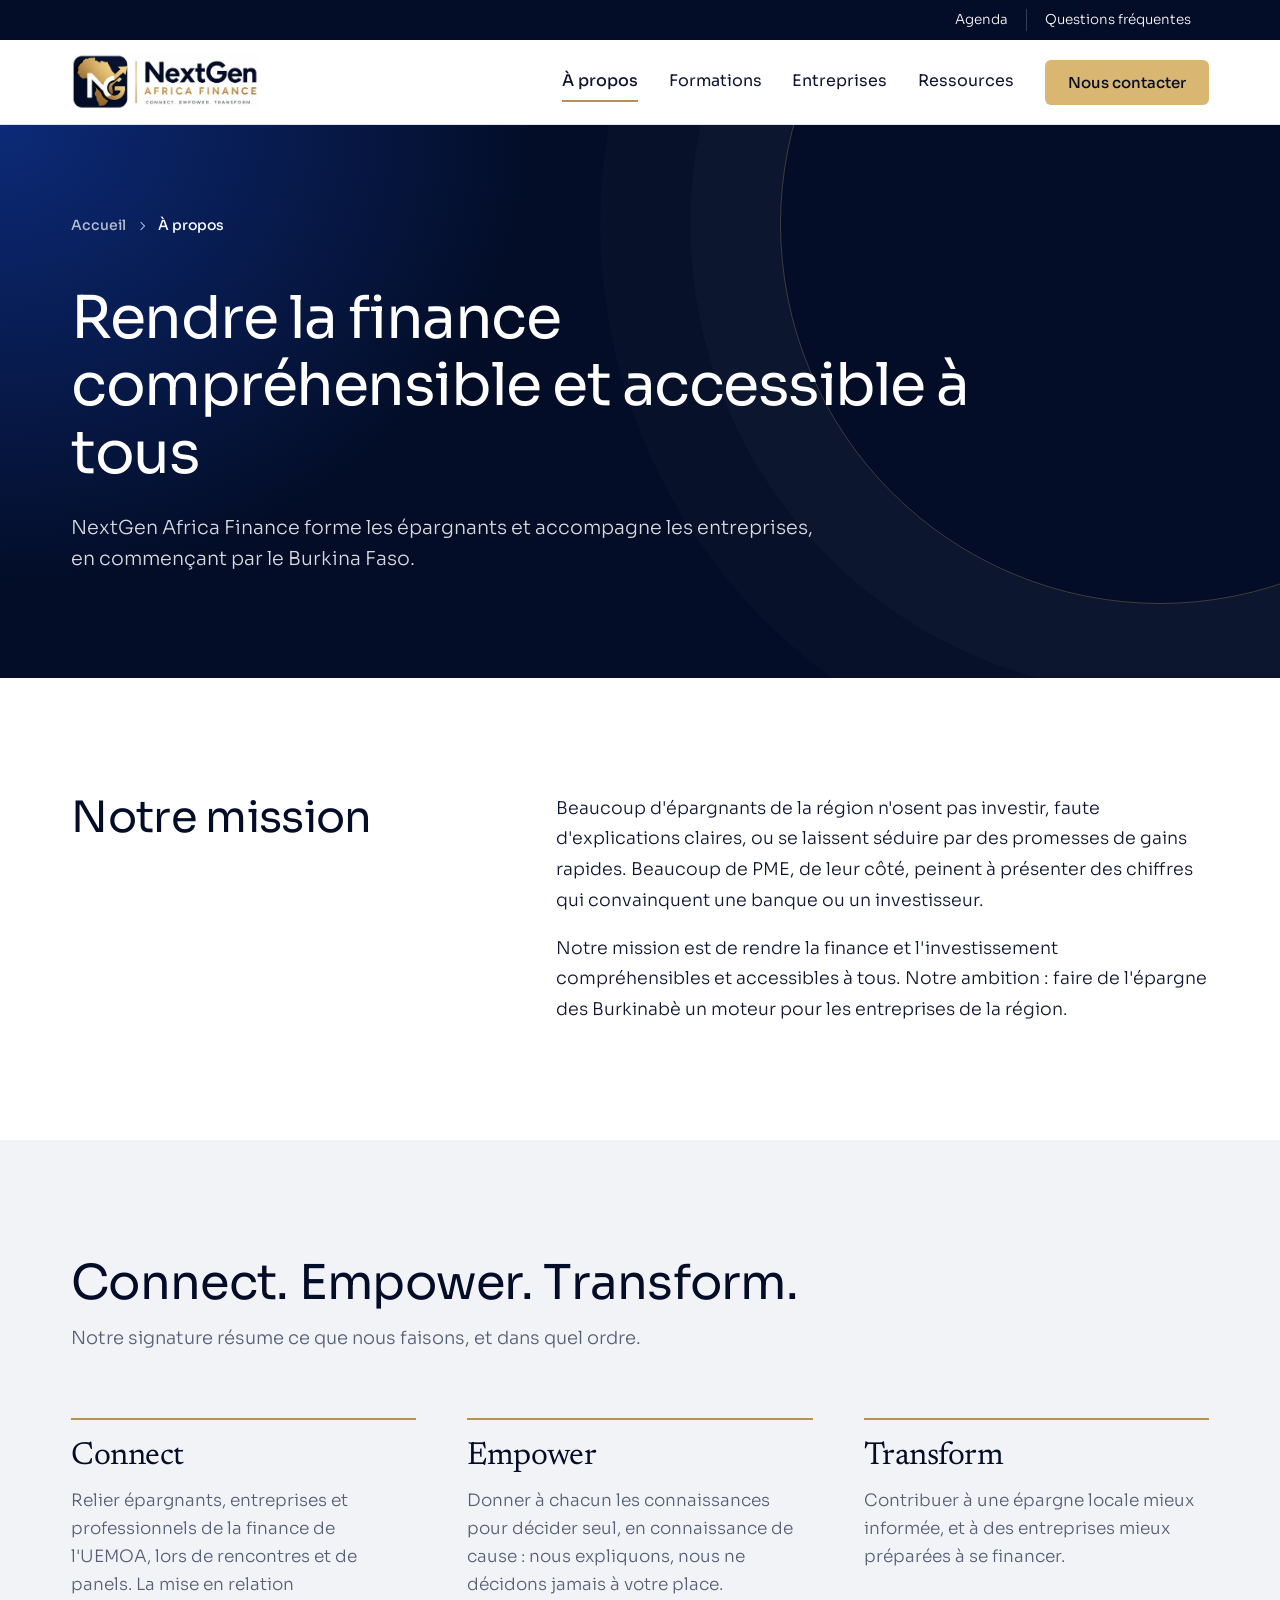
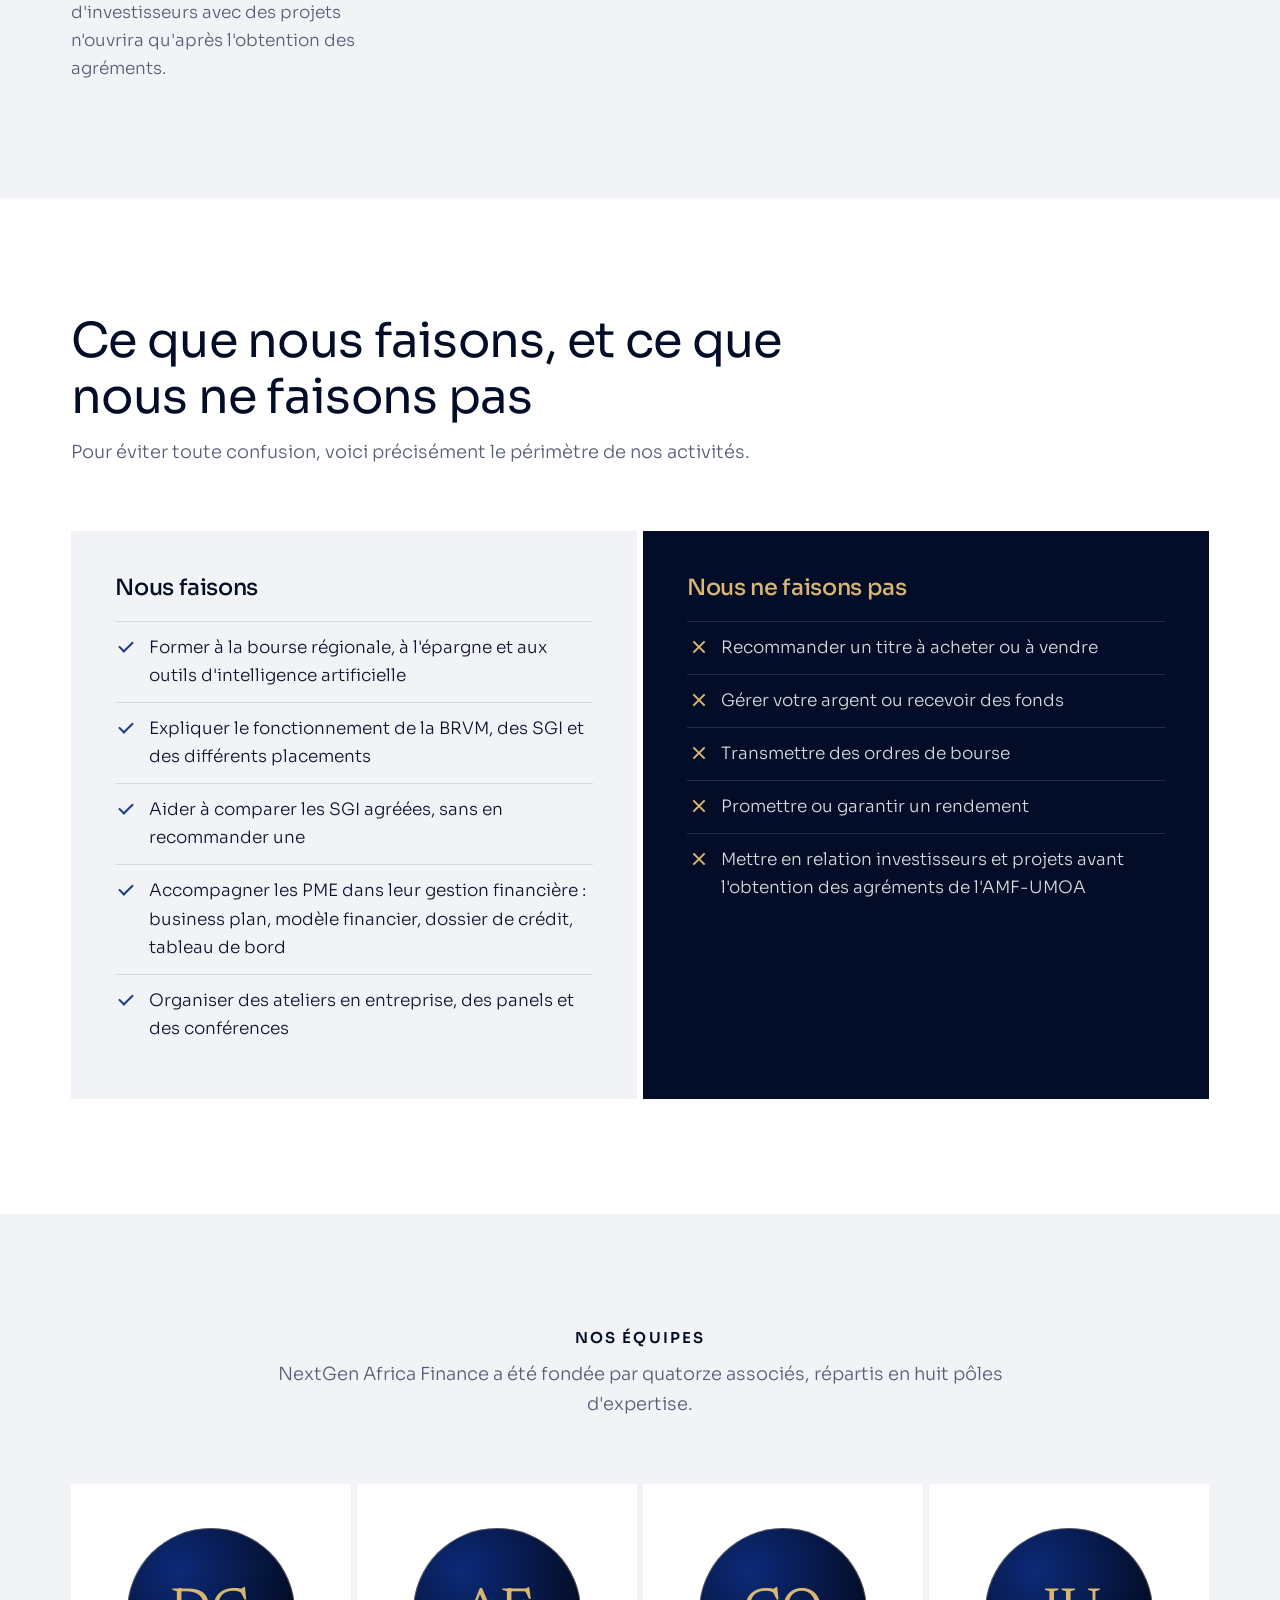
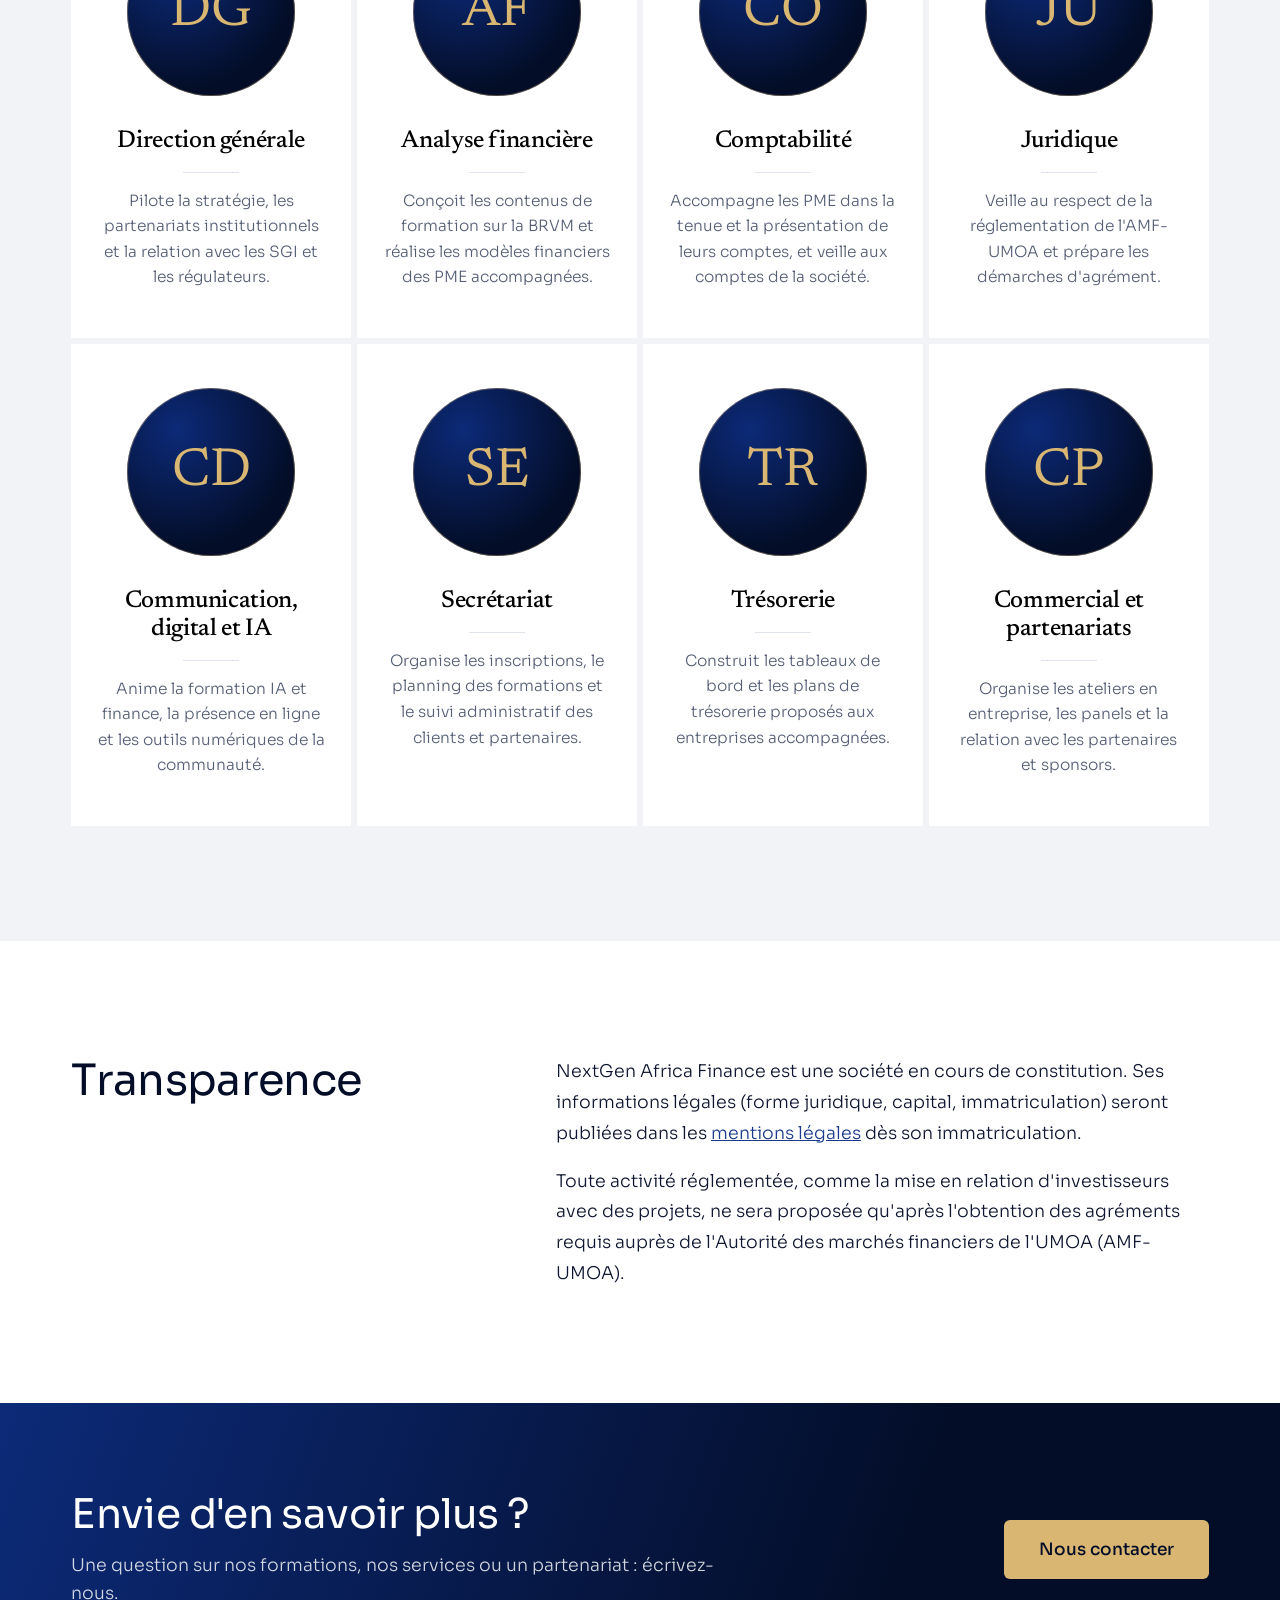
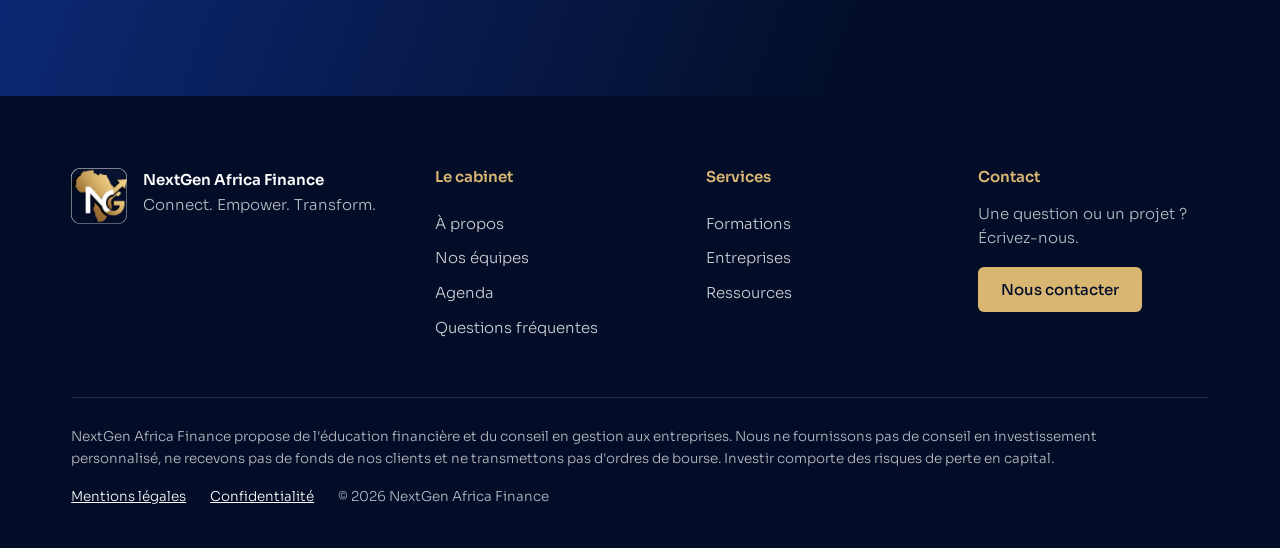
<file: a-propos.html>
<!doctype html>
<html lang="fr">
<head>
  <meta charset="utf-8">
  <meta name="viewport" content="width=device-width, initial-scale=1">
  <title>À propos – NextGen Africa Finance</title>
  <meta name="description" content="Mission, valeurs, équipes et périmètre d'activité de NextGen Africa Finance : ce que nous faisons, et ce que nous ne faisons pas.">
  <link rel="canonical" href="https://ishaqfadelalexouedraogo-afk.github.io/ngaf-site/a-propos.html">
  <meta name="theme-color" content="#030D27">
  <meta property="og:type" content="website">
  <meta property="og:locale" content="fr_FR">
  <meta property="og:site_name" content="NextGen Africa Finance">
  <meta property="og:title" content="À propos – NextGen Africa Finance">
  <meta property="og:description" content="Mission, valeurs, équipes et périmètre d'activité de NextGen Africa Finance : ce que nous faisons, et ce que nous ne faisons pas.">
  <meta property="og:url" content="https://ishaqfadelalexouedraogo-afk.github.io/ngaf-site/a-propos.html">
  <meta property="og:image" content="https://ishaqfadelalexouedraogo-afk.github.io/ngaf-site/assets/img/og-image.png">
  <meta name="twitter:card" content="summary_large_image">
  <link rel="icon" href="assets/img/favicon.png" type="image/png">
  <link rel="apple-touch-icon" href="assets/img/apple-touch-icon.png">
  <link rel="manifest" href="site.webmanifest">
  <link rel="preload" href="assets/fonts/sora-latin-400-normal.woff2" as="font" type="font/woff2" crossorigin>
  <link rel="stylesheet" href="assets/css/style.css">
</head>
<body>
<a class="skip-link" href="#contenu">Aller au contenu</a>

<header class="site-header">
  <div class="topbar">
    <div class="container topbar-inner">
      <nav aria-label="Liens rapides">
        <a href="agenda.html">Agenda</a>
        <a href="faq.html">Questions fréquentes</a>
        <a class="js-whatsapp" href="contact.html" hidden>WhatsApp</a>
      </nav>
    </div>
  </div>
  <div class="container nav">
    <a class="brand" href="index.html" aria-label="NextGen Africa Finance, retour à l'accueil">
      <img src="assets/img/logo-ngaf.png" alt="NextGen Africa Finance – Connect. Empower. Transform." width="880" height="270">
    </a>
    <button class="menu-toggle" aria-expanded="false" aria-controls="menu">
      <span class="menu-toggle-bars" aria-hidden="true"></span><span class="sr-only">Menu</span>
    </button>
    <nav id="menu" class="menu" aria-label="Navigation principale">
      <a href="a-propos.html" aria-current="page">À propos</a>
      <a href="formations.html">Formations</a>
      <a href="entreprises.html">Entreprises</a>
      <a href="ressources.html">Ressources</a>
      <a class="btn btn-gold" href="contact.html">Nous contacter</a>
    </nav>
  </div>
</header>

<main id="contenu">
  <section class="page-hero">
    <div class="container">
      <nav class="breadcrumb" aria-label="Fil d'Ariane"><a href="index.html">Accueil</a><span aria-current="page">À propos</span></nav>
      <h1>Rendre la finance compréhensible et accessible à tous</h1>
      <p class="page-lead">NextGen Africa Finance forme les épargnants et accompagne les entreprises, en commençant par le Burkina Faso.</p>
    </div>
  </section>

  <section class="section">
    <div class="container split">
      <h2>Notre mission</h2>
      <div class="prose">
        <p>Beaucoup d'épargnants de la région n'osent pas investir, faute d'explications claires, ou se laissent séduire par des promesses de gains rapides. Beaucoup de PME, de leur côté, peinent à présenter des chiffres qui convainquent une banque ou un investisseur.</p>
        <p>Notre mission est de rendre la finance et l'investissement compréhensibles et accessibles à tous. Notre ambition&nbsp;: faire de l'épargne des Burkinabè un moteur pour les entreprises de la région.</p>
      </div>
    </div>
  </section>

  <section class="section section-mist">
    <div class="container">
      <header class="section-head">
        <h2>Connect. Empower. Transform.</h2>
        <p>Notre signature résume ce que nous faisons, et dans quel ordre.</p>
      </header>
      <div class="pillars">
        <div><h3>Connect</h3><p>Relier épargnants, entreprises et professionnels de la finance de l'UEMOA, lors de rencontres et de panels. La mise en relation d'investisseurs avec des projets n'ouvrira qu'après l'obtention des agréments.</p></div>
        <div><h3>Empower</h3><p>Donner à chacun les connaissances pour décider seul, en connaissance de cause&nbsp;: nous expliquons, nous ne décidons jamais à votre place.</p></div>
        <div><h3>Transform</h3><p>Contribuer à une épargne locale mieux informée, et à des entreprises mieux préparées à se financer.</p></div>
      </div>
    </div>
  </section>

  <section class="section">
    <div class="container">
      <header class="section-head">
        <h2>Ce que nous faisons, et ce que nous ne faisons pas</h2>
        <p>Pour éviter toute confusion, voici précisément le périmètre de nos activités.</p>
      </header>
      <div class="dodont">
        <div class="do">
          <h3>Nous faisons</h3>
          <ul>
            <li>Former à la bourse régionale, à l'épargne et aux outils d'intelligence artificielle</li>
            <li>Expliquer le fonctionnement de la BRVM, des SGI et des différents placements</li>
            <li>Aider à comparer les SGI agréées, sans en recommander une</li>
            <li>Accompagner les PME dans leur gestion financière&nbsp;: business plan, modèle financier, dossier de crédit, tableau de bord</li>
            <li>Organiser des ateliers en entreprise, des panels et des conférences</li>
          </ul>
        </div>
        <div class="dont">
          <h3>Nous ne faisons pas</h3>
          <ul>
            <li>Recommander un titre à acheter ou à vendre</li>
            <li>Gérer votre argent ou recevoir des fonds</li>
            <li>Transmettre des ordres de bourse</li>
            <li>Promettre ou garantir un rendement</li>
            <li>Mettre en relation investisseurs et projets avant l'obtention des agréments de l'AMF-UMOA</li>
          </ul>
        </div>
      </div>
    </div>
  </section>

  <section id="equipe" class="section team">
    <div class="container">
      <header class="section-head section-head-center">
        <h2>Nos équipes</h2>
        <p>NextGen Africa Finance a été fondée par quatorze associés, répartis en huit pôles d'expertise.</p>
      </header>
      <div class="team-grid">
        <article class="member">
          <span class="avatar" aria-hidden="true">DG</span>
          <h3>Direction générale</h3>
          <p class="member-bio">Pilote la stratégie, les partenariats institutionnels et la relation avec les SGI et les régulateurs.</p>
        </article>
        <article class="member">
          <span class="avatar" aria-hidden="true">AF</span>
          <h3>Analyse financière</h3>
          <p class="member-bio">Conçoit les contenus de formation sur la BRVM et réalise les modèles financiers des PME accompagnées.</p>
        </article>
        <article class="member">
          <span class="avatar" aria-hidden="true">CO</span>
          <h3>Comptabilité</h3>
          <p class="member-bio">Accompagne les PME dans la tenue et la présentation de leurs comptes, et veille aux comptes de la société.</p>
        </article>
        <article class="member">
          <span class="avatar" aria-hidden="true">JU</span>
          <h3>Juridique</h3>
          <p class="member-bio">Veille au respect de la réglementation de l'AMF-UMOA et prépare les démarches d'agrément.</p>
        </article>
        <article class="member">
          <span class="avatar" aria-hidden="true">CD</span>
          <h3>Communication, digital et IA</h3>
          <p class="member-bio">Anime la formation IA et finance, la présence en ligne et les outils numériques de la communauté.</p>
        </article>
        <article class="member">
          <span class="avatar" aria-hidden="true">SE</span>
          <h3>Secrétariat</h3>
          <p class="member-bio">Organise les inscriptions, le planning des formations et le suivi administratif des clients et partenaires.</p>
        </article>
        <article class="member">
          <span class="avatar" aria-hidden="true">TR</span>
          <h3>Trésorerie</h3>
          <p class="member-bio">Construit les tableaux de bord et les plans de trésorerie proposés aux entreprises accompagnées.</p>
        </article>
        <article class="member">
          <span class="avatar" aria-hidden="true">CP</span>
          <h3>Commercial et partenariats</h3>
          <p class="member-bio">Organise les ateliers en entreprise, les panels et la relation avec les partenaires et sponsors.</p>
        </article>
      </div>
    </div>
  </section>

  <section class="section">
    <div class="container split">
      <h2>Transparence</h2>
      <div class="prose">
        <p>NextGen Africa Finance est une société en cours de constitution. Ses informations légales (forme juridique, capital, immatriculation) seront publiées dans les <a href="mentions-legales.html">mentions légales</a> dès son immatriculation.</p>
        <p>Toute activité réglementée, comme la mise en relation d'investisseurs avec des projets, ne sera proposée qu'après l'obtention des agréments requis auprès de l'Autorité des marchés financiers de l'UMOA (AMF-UMOA).</p>
      </div>
    </div>
  </section>
  <section class="cta-band">
    <div class="container cta-inner">
      <div>
        <h2>Envie d'en savoir plus&nbsp;?</h2>
        <p>Une question sur nos formations, nos services ou un partenariat&nbsp;: écrivez-nous.</p>
      </div>
      <div class="cta-actions">
        <a class="btn btn-gold btn-lg" href="contact.html">Nous contacter</a>
      </div>
    </div>
  </section>

</main>

<footer class="site-footer">
  <div class="container footer-grid">
    <div class="footer-brand">
      <img src="assets/img/logo-icon.png" alt="" width="56" height="56">
      <p><strong>NextGen Africa Finance</strong><br>Connect. Empower. Transform.</p>
    </div>
    <nav aria-label="Le cabinet">
      <h2>Le cabinet</h2>
      <a href="a-propos.html">À propos</a>
      <a href="a-propos.html#equipe">Nos équipes</a>
      <a href="agenda.html">Agenda</a>
      <a href="faq.html">Questions fréquentes</a>
    </nav>
    <nav aria-label="Nos services">
      <h2>Services</h2>
      <a href="formations.html">Formations</a>
      <a href="entreprises.html">Entreprises</a>
      <a href="ressources.html">Ressources</a>
    </nav>
    <div>
      <h2>Contact</h2>
      <p>Une question ou un projet&nbsp;? Écrivez-nous.</p>
      <a class="btn btn-gold" href="contact.html">Nous contacter</a>
    </div>
  </div>
  <div class="container footer-legal">
    <p class="disclaimer">NextGen Africa Finance propose de l'éducation financière et du conseil en gestion aux entreprises. Nous ne fournissons pas de conseil en investissement personnalisé, ne recevons pas de fonds de nos clients et ne transmettons pas d'ordres de bourse. Investir comporte des risques de perte en capital.</p>
    <p><a href="mentions-legales.html">Mentions légales</a><a href="confidentialite.html">Confidentialité</a><span>© <span id="year">2026</span> NextGen Africa Finance</span></p>
  </div>
</footer>

<script src="assets/js/main.js" defer></script>
</body>
</html>
</file>
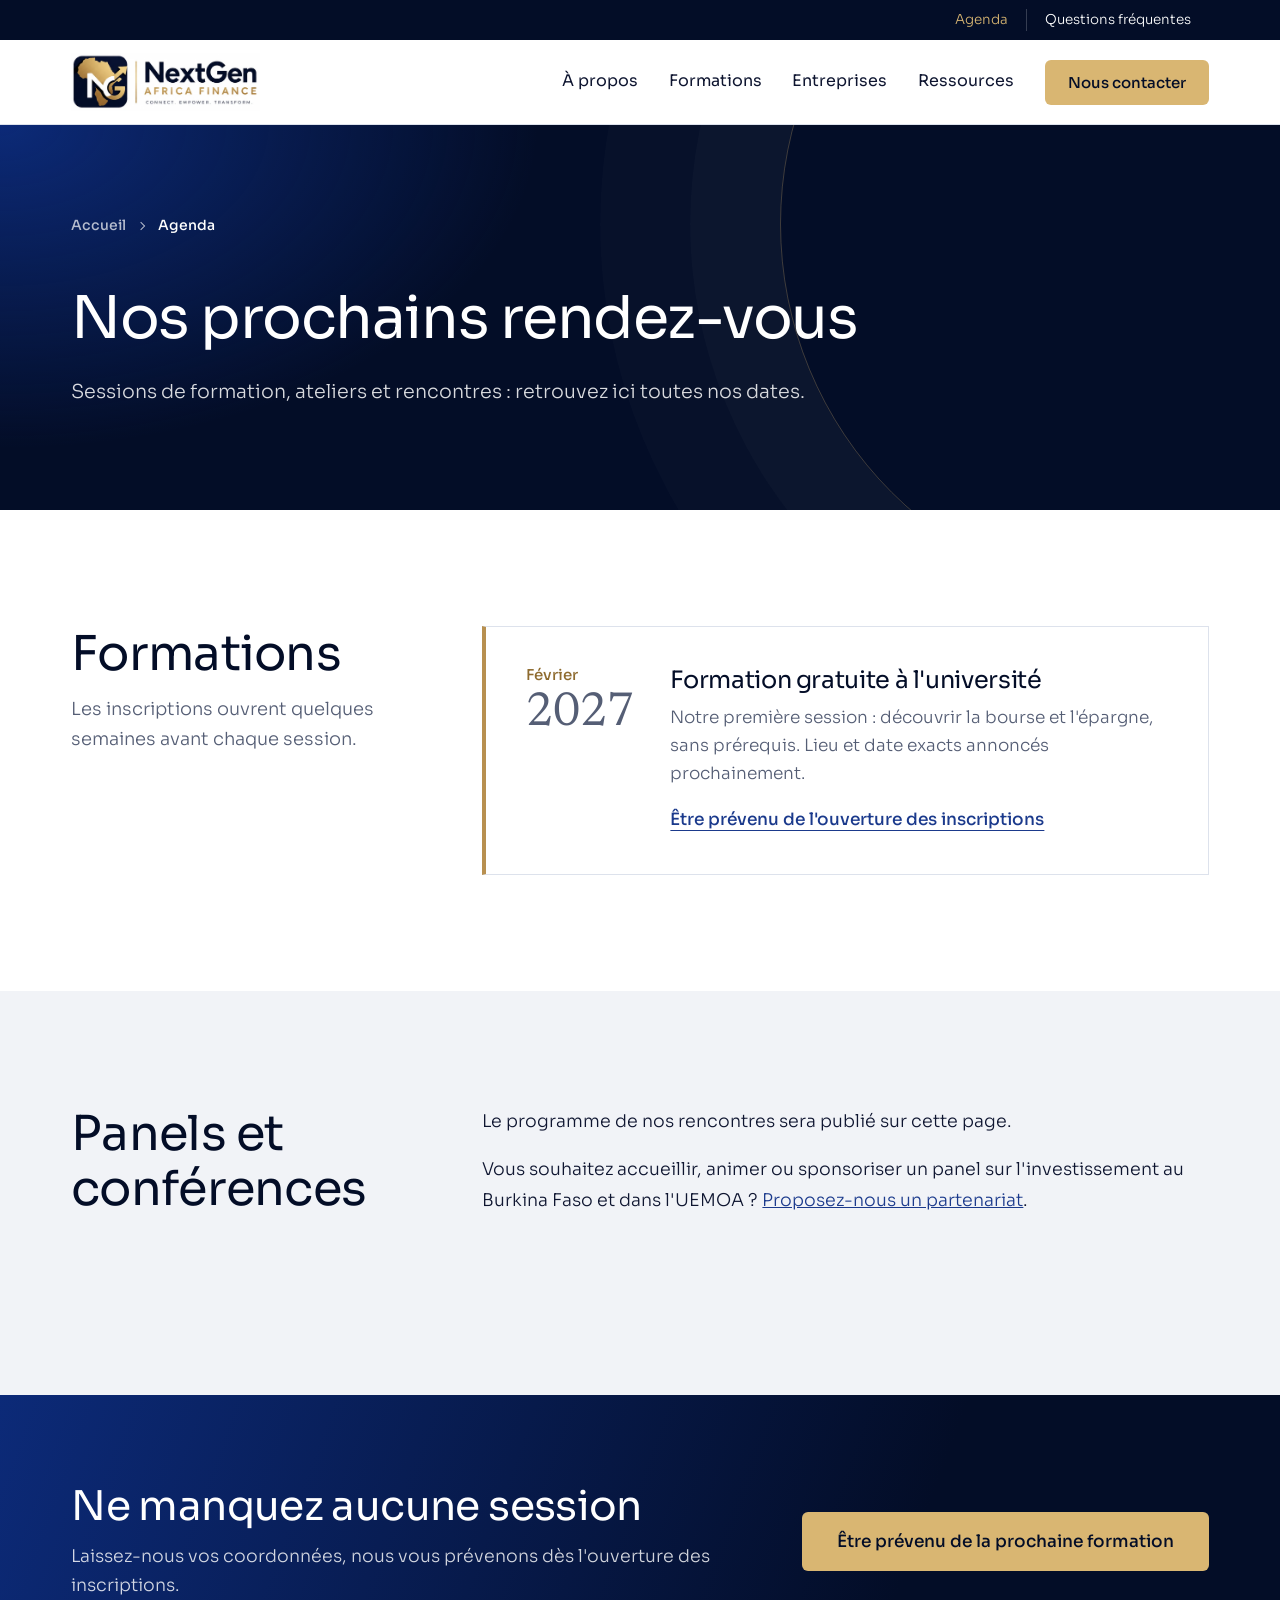
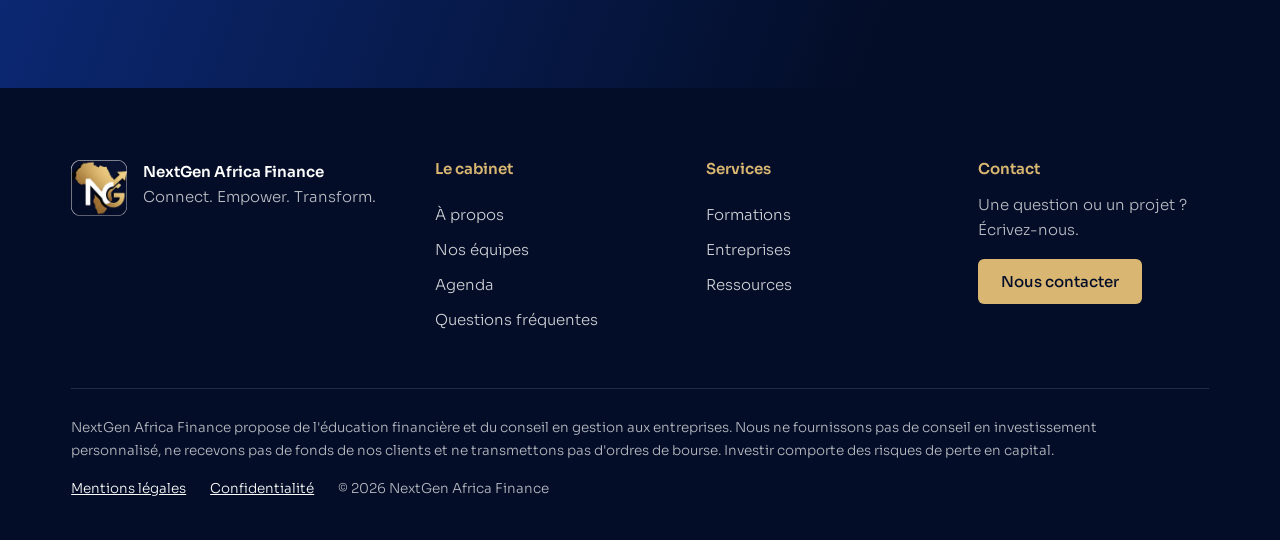
<file: agenda.html>
<!doctype html>
<html lang="fr">
<head>
  <meta charset="utf-8">
  <meta name="viewport" content="width=device-width, initial-scale=1">
  <title>Agenda – NextGen Africa Finance</title>
  <meta name="description" content="Les prochaines formations, ateliers et rencontres de NextGen Africa Finance.">
  <link rel="canonical" href="https://ishaqfadelalexouedraogo-afk.github.io/ngaf-site/agenda.html">
  <meta name="theme-color" content="#030D27">
  <meta property="og:type" content="website">
  <meta property="og:locale" content="fr_FR">
  <meta property="og:site_name" content="NextGen Africa Finance">
  <meta property="og:title" content="Agenda – NextGen Africa Finance">
  <meta property="og:description" content="Les prochaines formations, ateliers et rencontres de NextGen Africa Finance.">
  <meta property="og:url" content="https://ishaqfadelalexouedraogo-afk.github.io/ngaf-site/agenda.html">
  <meta property="og:image" content="https://ishaqfadelalexouedraogo-afk.github.io/ngaf-site/assets/img/og-image.png">
  <meta name="twitter:card" content="summary_large_image">
  <link rel="icon" href="assets/img/favicon.png" type="image/png">
  <link rel="apple-touch-icon" href="assets/img/apple-touch-icon.png">
  <link rel="manifest" href="site.webmanifest">
  <link rel="preload" href="assets/fonts/sora-latin-400-normal.woff2" as="font" type="font/woff2" crossorigin>
  <link rel="stylesheet" href="assets/css/style.css">
</head>
<body>
<a class="skip-link" href="#contenu">Aller au contenu</a>

<header class="site-header">
  <div class="topbar">
    <div class="container topbar-inner">
      <nav aria-label="Liens rapides">
        <a href="agenda.html" aria-current="page">Agenda</a>
        <a href="faq.html">Questions fréquentes</a>
        <a class="js-whatsapp" href="contact.html" hidden>WhatsApp</a>
      </nav>
    </div>
  </div>
  <div class="container nav">
    <a class="brand" href="index.html" aria-label="NextGen Africa Finance, retour à l'accueil">
      <img src="assets/img/logo-ngaf.png" alt="NextGen Africa Finance – Connect. Empower. Transform." width="880" height="270">
    </a>
    <button class="menu-toggle" aria-expanded="false" aria-controls="menu">
      <span class="menu-toggle-bars" aria-hidden="true"></span><span class="sr-only">Menu</span>
    </button>
    <nav id="menu" class="menu" aria-label="Navigation principale">
      <a href="a-propos.html">À propos</a>
      <a href="formations.html">Formations</a>
      <a href="entreprises.html">Entreprises</a>
      <a href="ressources.html">Ressources</a>
      <a class="btn btn-gold" href="contact.html">Nous contacter</a>
    </nav>
  </div>
</header>

<main id="contenu">
  <section class="page-hero">
    <div class="container">
      <nav class="breadcrumb" aria-label="Fil d'Ariane"><a href="index.html">Accueil</a><span aria-current="page">Agenda</span></nav>
      <h1>Nos prochains rendez-vous</h1>
      <p class="page-lead">Sessions de formation, ateliers et rencontres&nbsp;: retrouvez ici toutes nos dates.</p>
    </div>
  </section>

  <section class="section">
    <div class="container agenda-grid">
      <header class="section-head">
        <h2>Formations</h2>
        <p>Les inscriptions ouvrent quelques semaines avant chaque session.</p>
      </header>
      <article class="event">
        <p class="event-date"><span>Février</span>2027</p>
        <div>
          <h3>Formation gratuite à l'université</h3>
          <p>Notre première session&nbsp;: découvrir la bourse et l'épargne, sans prérequis. Lieu et date exacts annoncés prochainement.</p>
          <a class="text-link" href="contact.html?objet=formation">Être prévenu de l'ouverture des inscriptions</a>
        </div>
      </article>
    </div>
  </section>

  <section class="section section-mist">
    <div class="container agenda-grid">
      <header class="section-head">
        <h2>Panels et conférences</h2>
      </header>
      <div class="prose">
        <p>Le programme de nos rencontres sera publié sur cette page.</p>
        <p>Vous souhaitez accueillir, animer ou sponsoriser un panel sur l'investissement au Burkina Faso et dans l'UEMOA&nbsp;? <a href="contact.html?objet=partenariat">Proposez-nous un partenariat</a>.</p>
      </div>
    </div>
  </section>
  <section class="cta-band">
    <div class="container cta-inner">
      <div>
        <h2>Ne manquez aucune session</h2>
        <p>Laissez-nous vos coordonnées, nous vous prévenons dès l'ouverture des inscriptions.</p>
      </div>
      <div class="cta-actions">
        <a class="btn btn-gold btn-lg" href="contact.html?objet=formation">Être prévenu de la prochaine formation</a>
      </div>
    </div>
  </section>

</main>

<footer class="site-footer">
  <div class="container footer-grid">
    <div class="footer-brand">
      <img src="assets/img/logo-icon.png" alt="" width="56" height="56">
      <p><strong>NextGen Africa Finance</strong><br>Connect. Empower. Transform.</p>
    </div>
    <nav aria-label="Le cabinet">
      <h2>Le cabinet</h2>
      <a href="a-propos.html">À propos</a>
      <a href="a-propos.html#equipe">Nos équipes</a>
      <a href="agenda.html">Agenda</a>
      <a href="faq.html">Questions fréquentes</a>
    </nav>
    <nav aria-label="Nos services">
      <h2>Services</h2>
      <a href="formations.html">Formations</a>
      <a href="entreprises.html">Entreprises</a>
      <a href="ressources.html">Ressources</a>
    </nav>
    <div>
      <h2>Contact</h2>
      <p>Une question ou un projet&nbsp;? Écrivez-nous.</p>
      <a class="btn btn-gold" href="contact.html">Nous contacter</a>
    </div>
  </div>
  <div class="container footer-legal">
    <p class="disclaimer">NextGen Africa Finance propose de l'éducation financière et du conseil en gestion aux entreprises. Nous ne fournissons pas de conseil en investissement personnalisé, ne recevons pas de fonds de nos clients et ne transmettons pas d'ordres de bourse. Investir comporte des risques de perte en capital.</p>
    <p><a href="mentions-legales.html">Mentions légales</a><a href="confidentialite.html">Confidentialité</a><span>© <span id="year">2026</span> NextGen Africa Finance</span></p>
  </div>
</footer>

<script src="assets/js/main.js" defer></script>
</body>
</html>
</file>
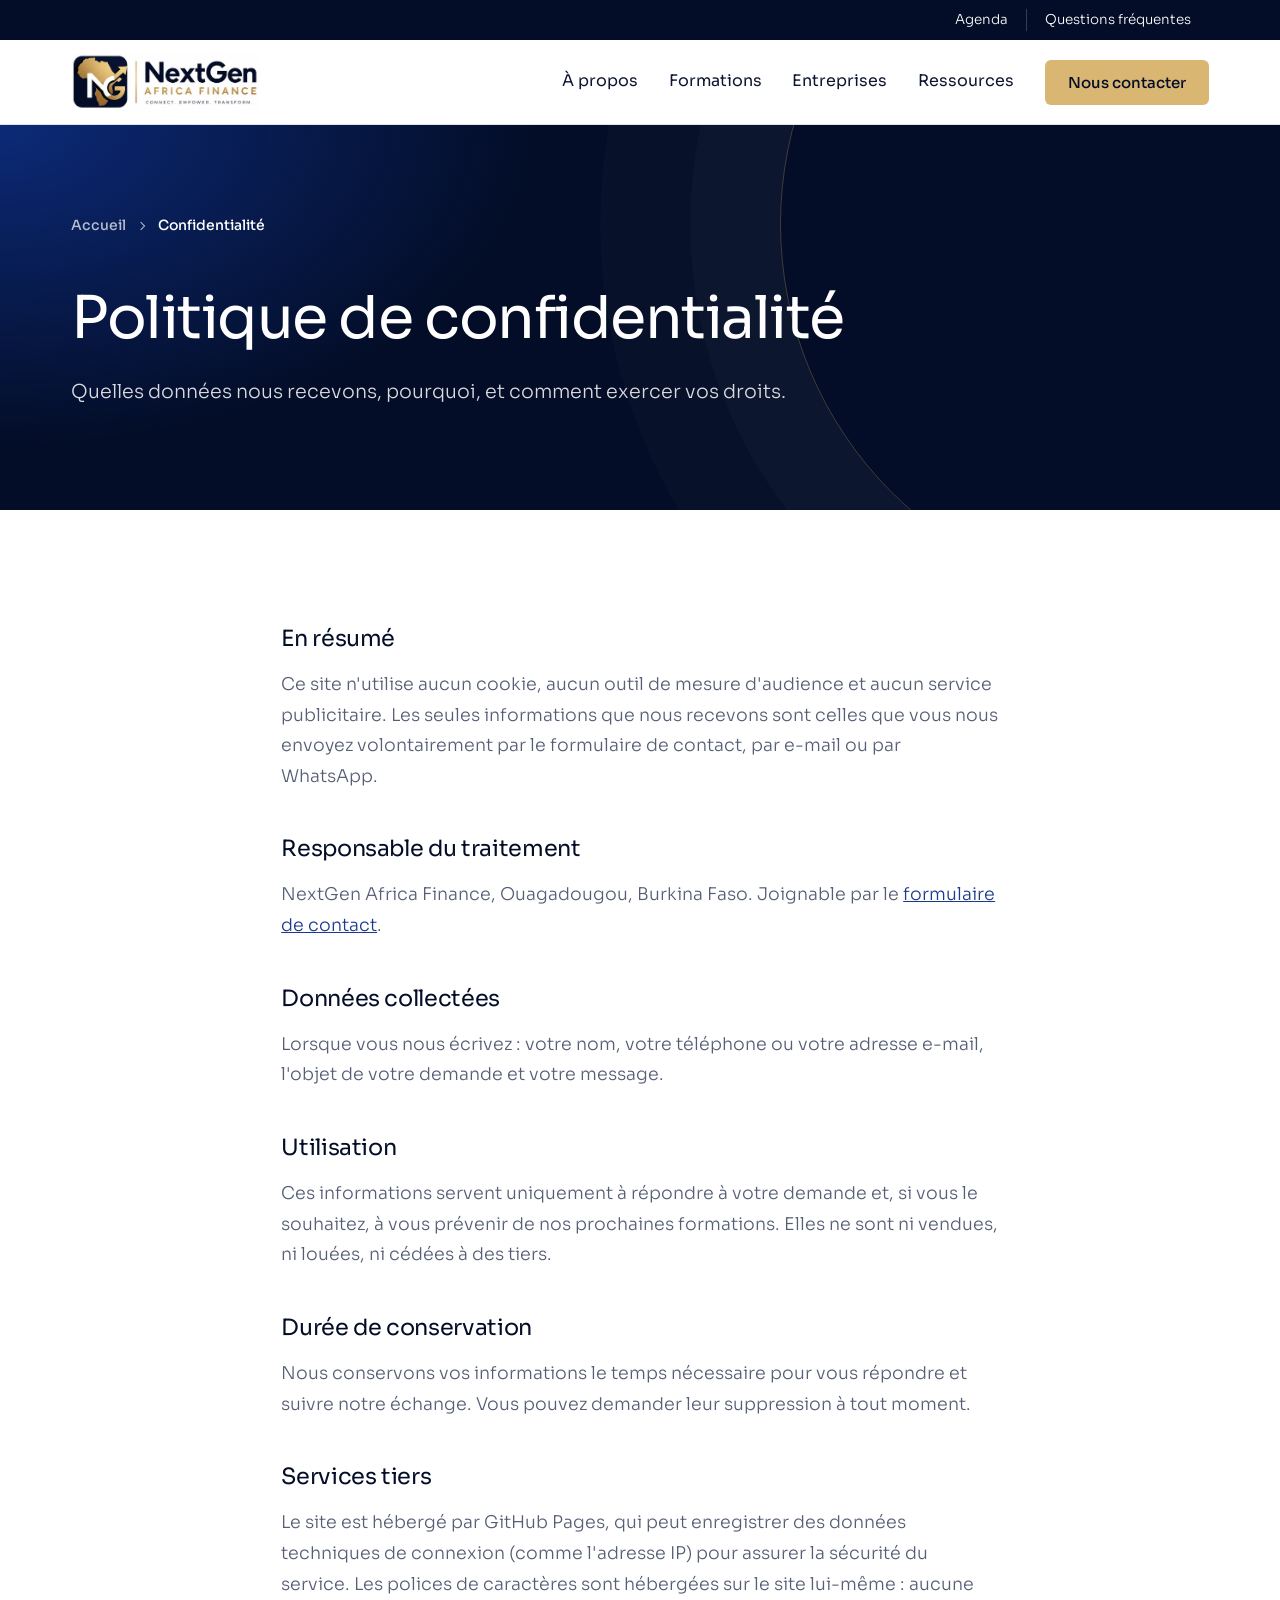
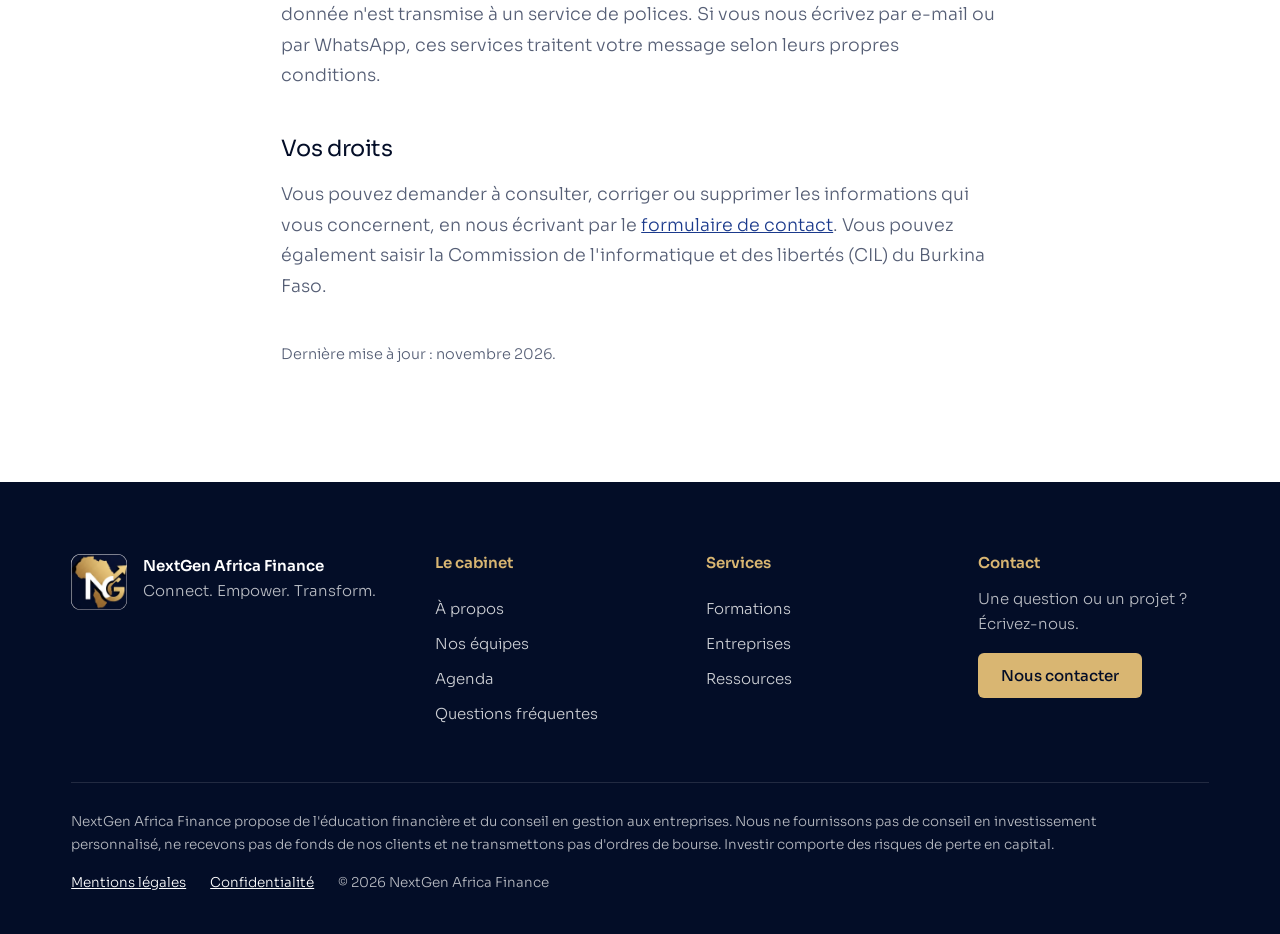
<file: confidentialite.html>
<!doctype html>
<html lang="fr">
<head>
  <meta charset="utf-8">
  <meta name="viewport" content="width=device-width, initial-scale=1">
  <title>Politique de confidentialité – NextGen Africa Finance</title>
  <meta name="description" content="Politique de confidentialité du site NextGen Africa Finance : aucune mesure d'audience, aucun cookie.">
  <link rel="canonical" href="https://ishaqfadelalexouedraogo-afk.github.io/ngaf-site/confidentialite.html">
  <meta name="theme-color" content="#030D27">
  <meta property="og:type" content="website">
  <meta property="og:locale" content="fr_FR">
  <meta property="og:site_name" content="NextGen Africa Finance">
  <meta property="og:title" content="Politique de confidentialité – NextGen Africa Finance">
  <meta property="og:description" content="Politique de confidentialité du site NextGen Africa Finance : aucune mesure d'audience, aucun cookie.">
  <meta property="og:url" content="https://ishaqfadelalexouedraogo-afk.github.io/ngaf-site/confidentialite.html">
  <meta property="og:image" content="https://ishaqfadelalexouedraogo-afk.github.io/ngaf-site/assets/img/og-image.png">
  <meta name="twitter:card" content="summary_large_image">
  <link rel="icon" href="assets/img/favicon.png" type="image/png">
  <link rel="apple-touch-icon" href="assets/img/apple-touch-icon.png">
  <link rel="manifest" href="site.webmanifest">
  <link rel="preload" href="assets/fonts/sora-latin-400-normal.woff2" as="font" type="font/woff2" crossorigin>
  <link rel="stylesheet" href="assets/css/style.css">
</head>
<body>
<a class="skip-link" href="#contenu">Aller au contenu</a>

<header class="site-header">
  <div class="topbar">
    <div class="container topbar-inner">
      <nav aria-label="Liens rapides">
        <a href="agenda.html">Agenda</a>
        <a href="faq.html">Questions fréquentes</a>
        <a class="js-whatsapp" href="contact.html" hidden>WhatsApp</a>
      </nav>
    </div>
  </div>
  <div class="container nav">
    <a class="brand" href="index.html" aria-label="NextGen Africa Finance, retour à l'accueil">
      <img src="assets/img/logo-ngaf.png" alt="NextGen Africa Finance – Connect. Empower. Transform." width="880" height="270">
    </a>
    <button class="menu-toggle" aria-expanded="false" aria-controls="menu">
      <span class="menu-toggle-bars" aria-hidden="true"></span><span class="sr-only">Menu</span>
    </button>
    <nav id="menu" class="menu" aria-label="Navigation principale">
      <a href="a-propos.html">À propos</a>
      <a href="formations.html">Formations</a>
      <a href="entreprises.html">Entreprises</a>
      <a href="ressources.html">Ressources</a>
      <a class="btn btn-gold" href="contact.html">Nous contacter</a>
    </nav>
  </div>
</header>

<main id="contenu">
  <section class="page-hero">
    <div class="container">
      <nav class="breadcrumb" aria-label="Fil d'Ariane"><a href="index.html">Accueil</a><span aria-current="page">Confidentialité</span></nav>
      <h1>Politique de confidentialité</h1>
      <p class="page-lead">Quelles données nous recevons, pourquoi, et comment exercer vos droits.</p>
    </div>
  </section>

  <section class="section">
    <div class="container legal prose">
      <h2>En résumé</h2>
      <p>Ce site n'utilise aucun cookie, aucun outil de mesure d'audience et aucun service publicitaire. Les seules informations que nous recevons sont celles que vous nous envoyez volontairement par le formulaire de contact, par e-mail ou par WhatsApp.</p>

      <h2>Responsable du traitement</h2>
      <p>NextGen Africa Finance, Ouagadougou, Burkina Faso. Joignable par le <a href="contact.html">formulaire de contact</a>.</p>

      <h2>Données collectées</h2>
      <p>Lorsque vous nous écrivez&nbsp;: votre nom, votre téléphone ou votre adresse e-mail, l'objet de votre demande et votre message.</p>

      <h2>Utilisation</h2>
      <p>Ces informations servent uniquement à répondre à votre demande et, si vous le souhaitez, à vous prévenir de nos prochaines formations. Elles ne sont ni vendues, ni louées, ni cédées à des tiers.</p>

      <h2>Durée de conservation</h2>
      <p>Nous conservons vos informations le temps nécessaire pour vous répondre et suivre notre échange. Vous pouvez demander leur suppression à tout moment.</p>

      <h2>Services tiers</h2>
      <p>Le site est hébergé par GitHub Pages, qui peut enregistrer des données techniques de connexion (comme l'adresse IP) pour assurer la sécurité du service. Les polices de caractères sont hébergées sur le site lui-même&nbsp;: aucune donnée n'est transmise à un service de polices. Si vous nous écrivez par e-mail ou par WhatsApp, ces services traitent votre message selon leurs propres conditions.</p>

      <h2>Vos droits</h2>
      <p>Vous pouvez demander à consulter, corriger ou supprimer les informations qui vous concernent, en nous écrivant par le <a href="contact.html">formulaire de contact</a>. Vous pouvez également saisir la Commission de l'informatique et des libertés (CIL) du Burkina Faso.</p>

      <p class="legal-date">Dernière mise à jour&nbsp;: novembre 2026.</p>
    </div>
  </section>

</main>

<footer class="site-footer">
  <div class="container footer-grid">
    <div class="footer-brand">
      <img src="assets/img/logo-icon.png" alt="" width="56" height="56">
      <p><strong>NextGen Africa Finance</strong><br>Connect. Empower. Transform.</p>
    </div>
    <nav aria-label="Le cabinet">
      <h2>Le cabinet</h2>
      <a href="a-propos.html">À propos</a>
      <a href="a-propos.html#equipe">Nos équipes</a>
      <a href="agenda.html">Agenda</a>
      <a href="faq.html">Questions fréquentes</a>
    </nav>
    <nav aria-label="Nos services">
      <h2>Services</h2>
      <a href="formations.html">Formations</a>
      <a href="entreprises.html">Entreprises</a>
      <a href="ressources.html">Ressources</a>
    </nav>
    <div>
      <h2>Contact</h2>
      <p>Une question ou un projet&nbsp;? Écrivez-nous.</p>
      <a class="btn btn-gold" href="contact.html">Nous contacter</a>
    </div>
  </div>
  <div class="container footer-legal">
    <p class="disclaimer">NextGen Africa Finance propose de l'éducation financière et du conseil en gestion aux entreprises. Nous ne fournissons pas de conseil en investissement personnalisé, ne recevons pas de fonds de nos clients et ne transmettons pas d'ordres de bourse. Investir comporte des risques de perte en capital.</p>
    <p><a href="mentions-legales.html">Mentions légales</a><a href="confidentialite.html">Confidentialité</a><span>© <span id="year">2026</span> NextGen Africa Finance</span></p>
  </div>
</footer>

<script src="assets/js/main.js" defer></script>
</body>
</html>
</file>
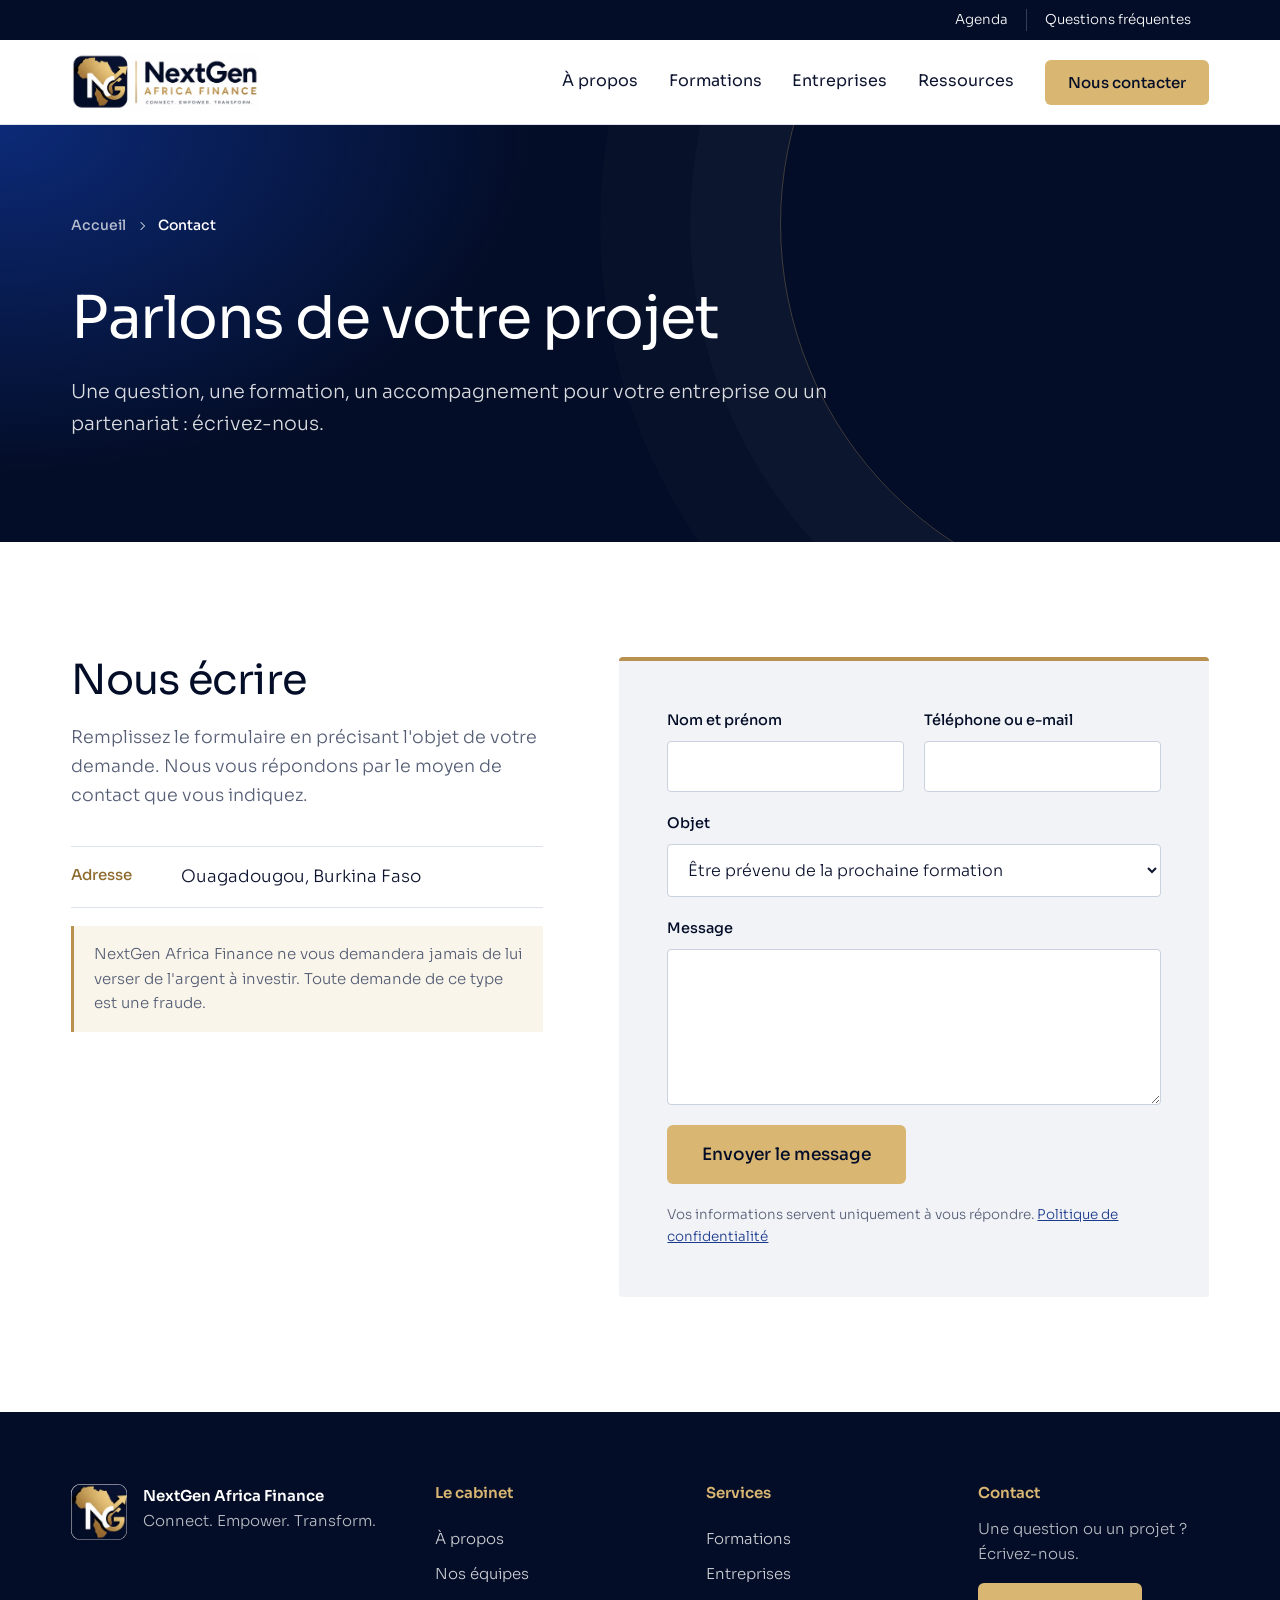
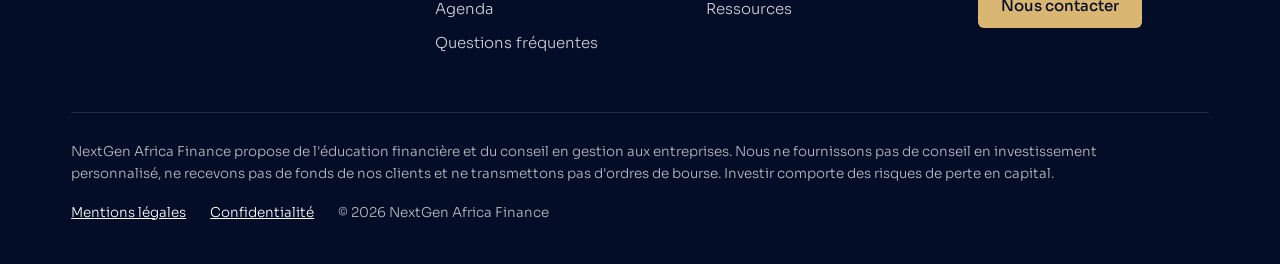
<file: contact.html>
<!doctype html>
<html lang="fr">
<head>
  <meta charset="utf-8">
  <meta name="viewport" content="width=device-width, initial-scale=1">
  <title>Contact – NextGen Africa Finance</title>
  <meta name="description" content="Contactez NextGen Africa Finance pour une formation, un accompagnement d'entreprise ou un partenariat.">
  <link rel="canonical" href="https://ishaqfadelalexouedraogo-afk.github.io/ngaf-site/contact.html">
  <meta name="theme-color" content="#030D27">
  <meta property="og:type" content="website">
  <meta property="og:locale" content="fr_FR">
  <meta property="og:site_name" content="NextGen Africa Finance">
  <meta property="og:title" content="Contact – NextGen Africa Finance">
  <meta property="og:description" content="Contactez NextGen Africa Finance pour une formation, un accompagnement d'entreprise ou un partenariat.">
  <meta property="og:url" content="https://ishaqfadelalexouedraogo-afk.github.io/ngaf-site/contact.html">
  <meta property="og:image" content="https://ishaqfadelalexouedraogo-afk.github.io/ngaf-site/assets/img/og-image.png">
  <meta name="twitter:card" content="summary_large_image">
  <link rel="icon" href="assets/img/favicon.png" type="image/png">
  <link rel="apple-touch-icon" href="assets/img/apple-touch-icon.png">
  <link rel="manifest" href="site.webmanifest">
  <link rel="preload" href="assets/fonts/sora-latin-400-normal.woff2" as="font" type="font/woff2" crossorigin>
  <link rel="stylesheet" href="assets/css/style.css">
</head>
<body>
<a class="skip-link" href="#contenu">Aller au contenu</a>

<header class="site-header">
  <div class="topbar">
    <div class="container topbar-inner">
      <nav aria-label="Liens rapides">
        <a href="agenda.html">Agenda</a>
        <a href="faq.html">Questions fréquentes</a>
        <a class="js-whatsapp" href="contact.html" hidden>WhatsApp</a>
      </nav>
    </div>
  </div>
  <div class="container nav">
    <a class="brand" href="index.html" aria-label="NextGen Africa Finance, retour à l'accueil">
      <img src="assets/img/logo-ngaf.png" alt="NextGen Africa Finance – Connect. Empower. Transform." width="880" height="270">
    </a>
    <button class="menu-toggle" aria-expanded="false" aria-controls="menu">
      <span class="menu-toggle-bars" aria-hidden="true"></span><span class="sr-only">Menu</span>
    </button>
    <nav id="menu" class="menu" aria-label="Navigation principale">
      <a href="a-propos.html">À propos</a>
      <a href="formations.html">Formations</a>
      <a href="entreprises.html">Entreprises</a>
      <a href="ressources.html">Ressources</a>
      <a class="btn btn-gold" href="contact.html" aria-current="page">Nous contacter</a>
    </nav>
  </div>
</header>

<main id="contenu">
  <section class="page-hero">
    <div class="container">
      <nav class="breadcrumb" aria-label="Fil d'Ariane"><a href="index.html">Accueil</a><span aria-current="page">Contact</span></nav>
      <h1>Parlons de votre projet</h1>
      <p class="page-lead">Une question, une formation, un accompagnement pour votre entreprise ou un partenariat&nbsp;: écrivez-nous.</p>
    </div>
  </section>

  <section class="section">
    <div class="container contact-grid">
      <div class="contact-intro">
        <h2>Nous écrire</h2>
        <p>Remplissez le formulaire en précisant l'objet de votre demande. Nous vous répondons par le moyen de contact que vous indiquez.</p>
        <ul class="contact-list">
          <li data-config="email" hidden><span>E-mail</span><a id="contact-email" href="#contact-form"></a></li>
          <li data-config="whatsapp" hidden><span>WhatsApp</span><a id="contact-whatsapp" href="#contact-form"></a></li>
          <li><span>Adresse</span>Ouagadougou, Burkina Faso</li>
        </ul>
        <p class="notice">NextGen Africa Finance ne vous demandera jamais de lui verser de l'argent à investir. Toute demande de ce type est une fraude.</p>
      </div>
      <form id="contact-form" class="form" novalidate>
        <div class="form-row">
          <label>Nom et prénom<input name="nom" required autocomplete="name"></label>
          <label>Téléphone ou e-mail<input name="contact" required autocomplete="email"></label>
        </div>
        <label>Objet
          <select name="objet" id="objet">
            <option value="formation">Être prévenu de la prochaine formation</option>
            <option value="ia">Formation IA et finance</option>
            <option value="entreprise">Conseil pour mon entreprise</option>
            <option value="atelier">Atelier en entreprise</option>
            <option value="partenariat">Partenariat ou sponsoring</option>
            <option value="autre">Autre question</option>
          </select>
        </label>
        <label>Message<textarea name="message" rows="6"></textarea></label>
        <p class="form-error" id="form-error" role="alert" hidden></p>
        <p class="form-success" id="form-success" role="status" hidden></p>
        <button class="btn btn-gold btn-lg" type="submit">Envoyer le message</button>
        <p class="form-note">Vos informations servent uniquement à vous répondre. <a href="confidentialite.html">Politique de confidentialité</a></p>
      </form>
    </div>
  </section>

</main>

<footer class="site-footer">
  <div class="container footer-grid">
    <div class="footer-brand">
      <img src="assets/img/logo-icon.png" alt="" width="56" height="56">
      <p><strong>NextGen Africa Finance</strong><br>Connect. Empower. Transform.</p>
    </div>
    <nav aria-label="Le cabinet">
      <h2>Le cabinet</h2>
      <a href="a-propos.html">À propos</a>
      <a href="a-propos.html#equipe">Nos équipes</a>
      <a href="agenda.html">Agenda</a>
      <a href="faq.html">Questions fréquentes</a>
    </nav>
    <nav aria-label="Nos services">
      <h2>Services</h2>
      <a href="formations.html">Formations</a>
      <a href="entreprises.html">Entreprises</a>
      <a href="ressources.html">Ressources</a>
    </nav>
    <div>
      <h2>Contact</h2>
      <p>Une question ou un projet&nbsp;? Écrivez-nous.</p>
      <a class="btn btn-gold" href="contact.html">Nous contacter</a>
    </div>
  </div>
  <div class="container footer-legal">
    <p class="disclaimer">NextGen Africa Finance propose de l'éducation financière et du conseil en gestion aux entreprises. Nous ne fournissons pas de conseil en investissement personnalisé, ne recevons pas de fonds de nos clients et ne transmettons pas d'ordres de bourse. Investir comporte des risques de perte en capital.</p>
    <p><a href="mentions-legales.html">Mentions légales</a><a href="confidentialite.html">Confidentialité</a><span>© <span id="year">2026</span> NextGen Africa Finance</span></p>
  </div>
</footer>

<script src="assets/js/main.js" defer></script>
</body>
</html>
</file>
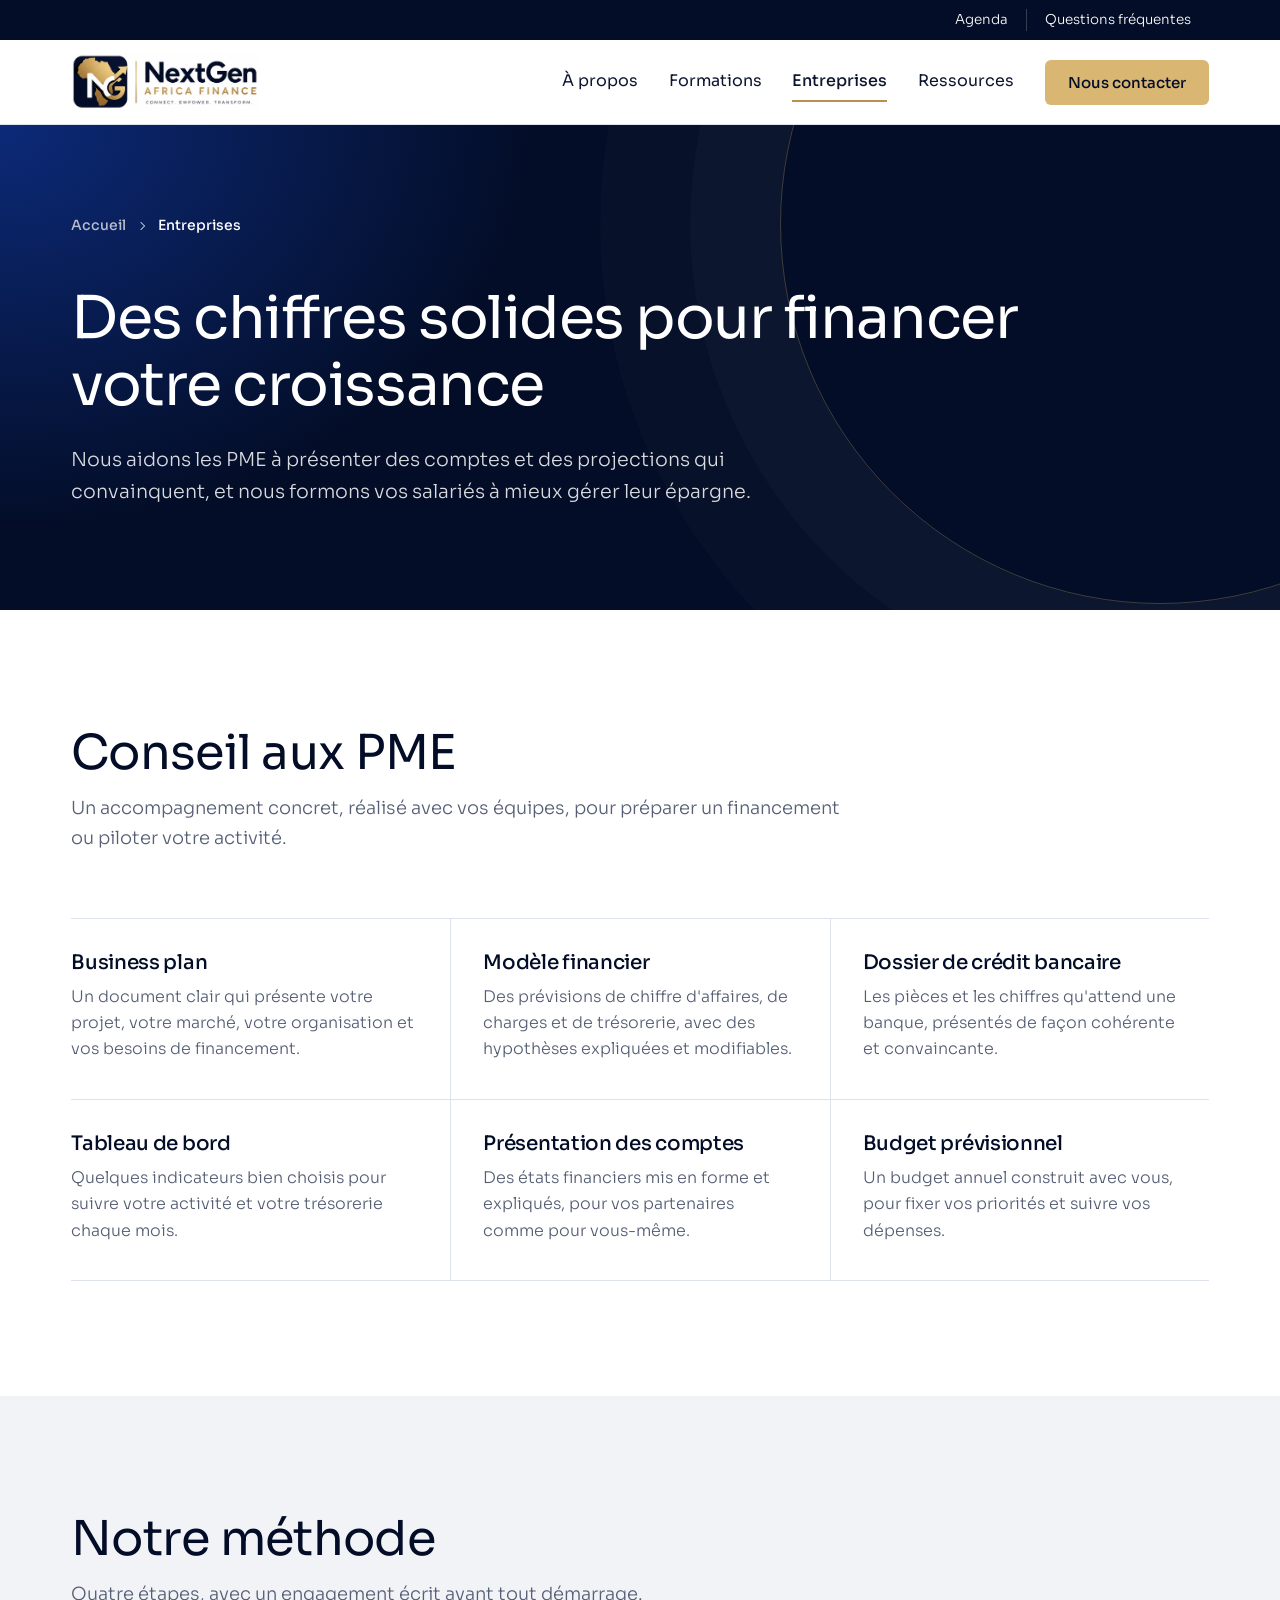
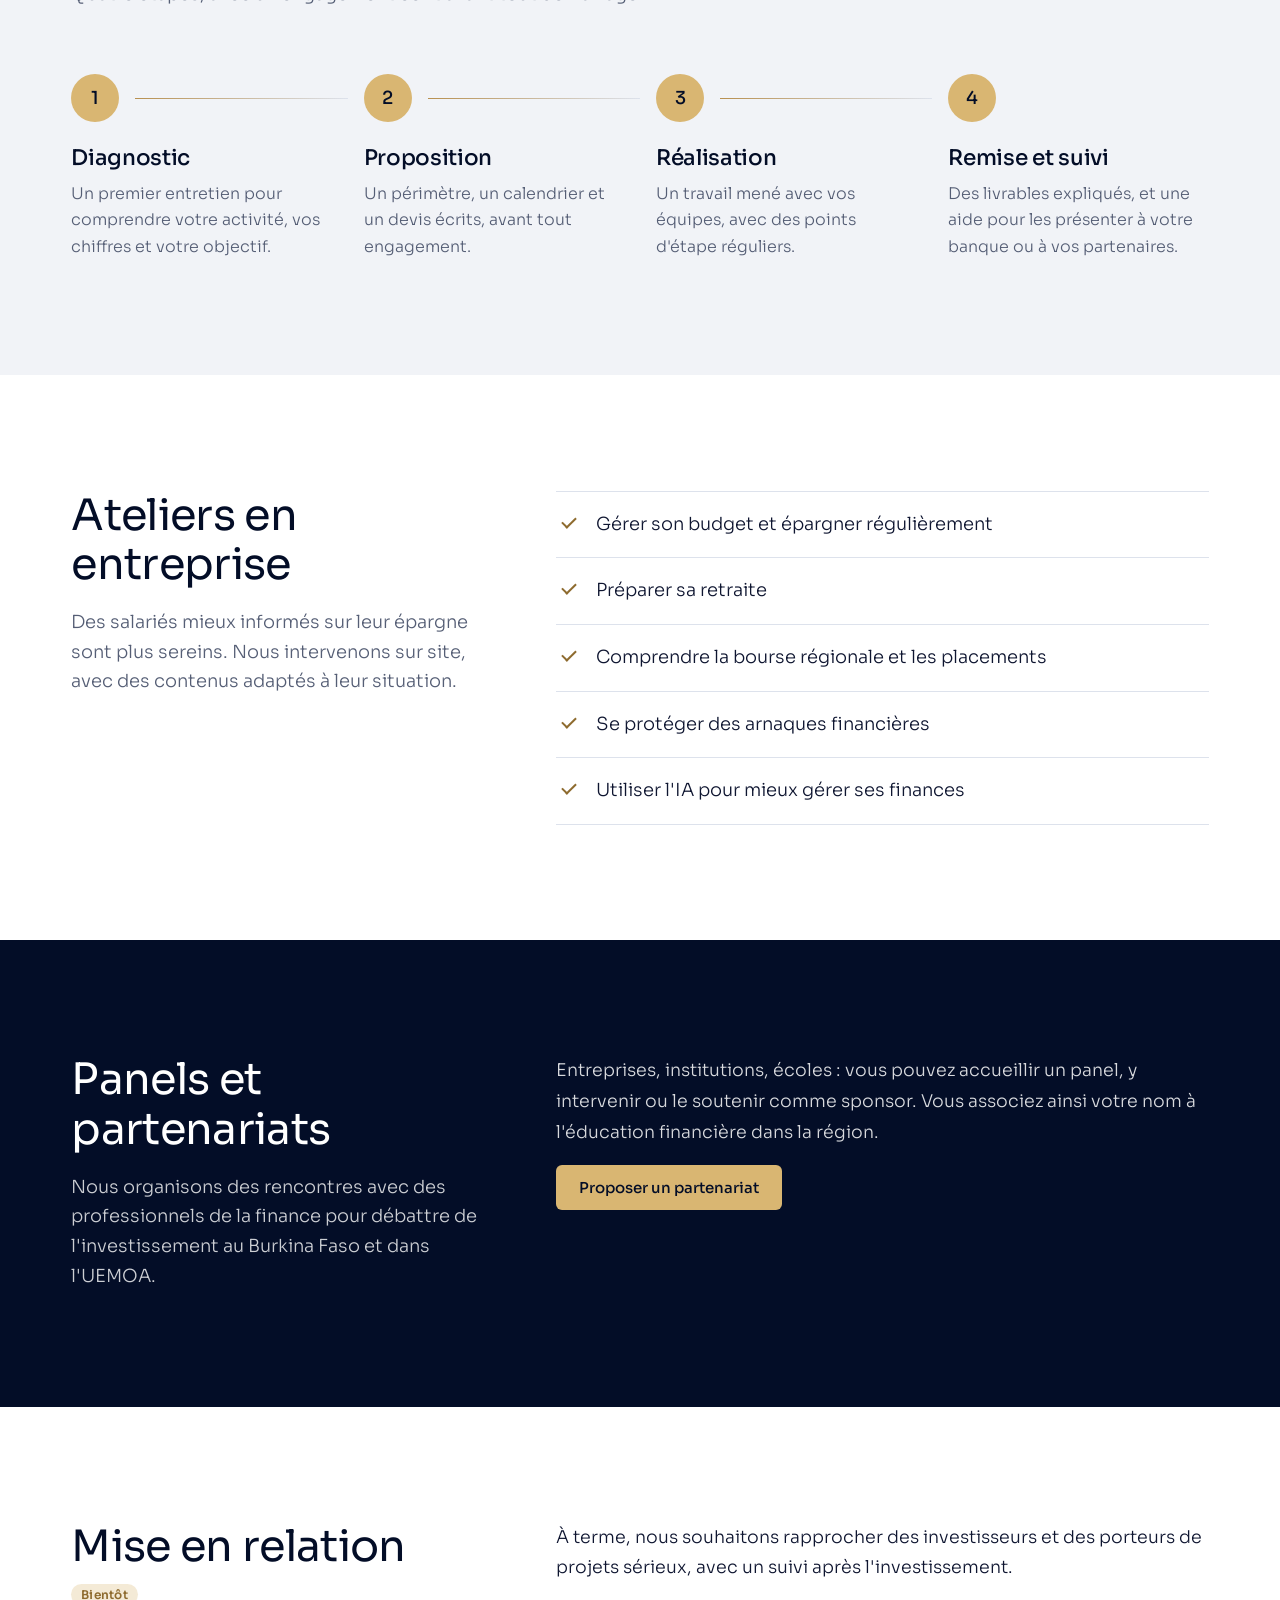
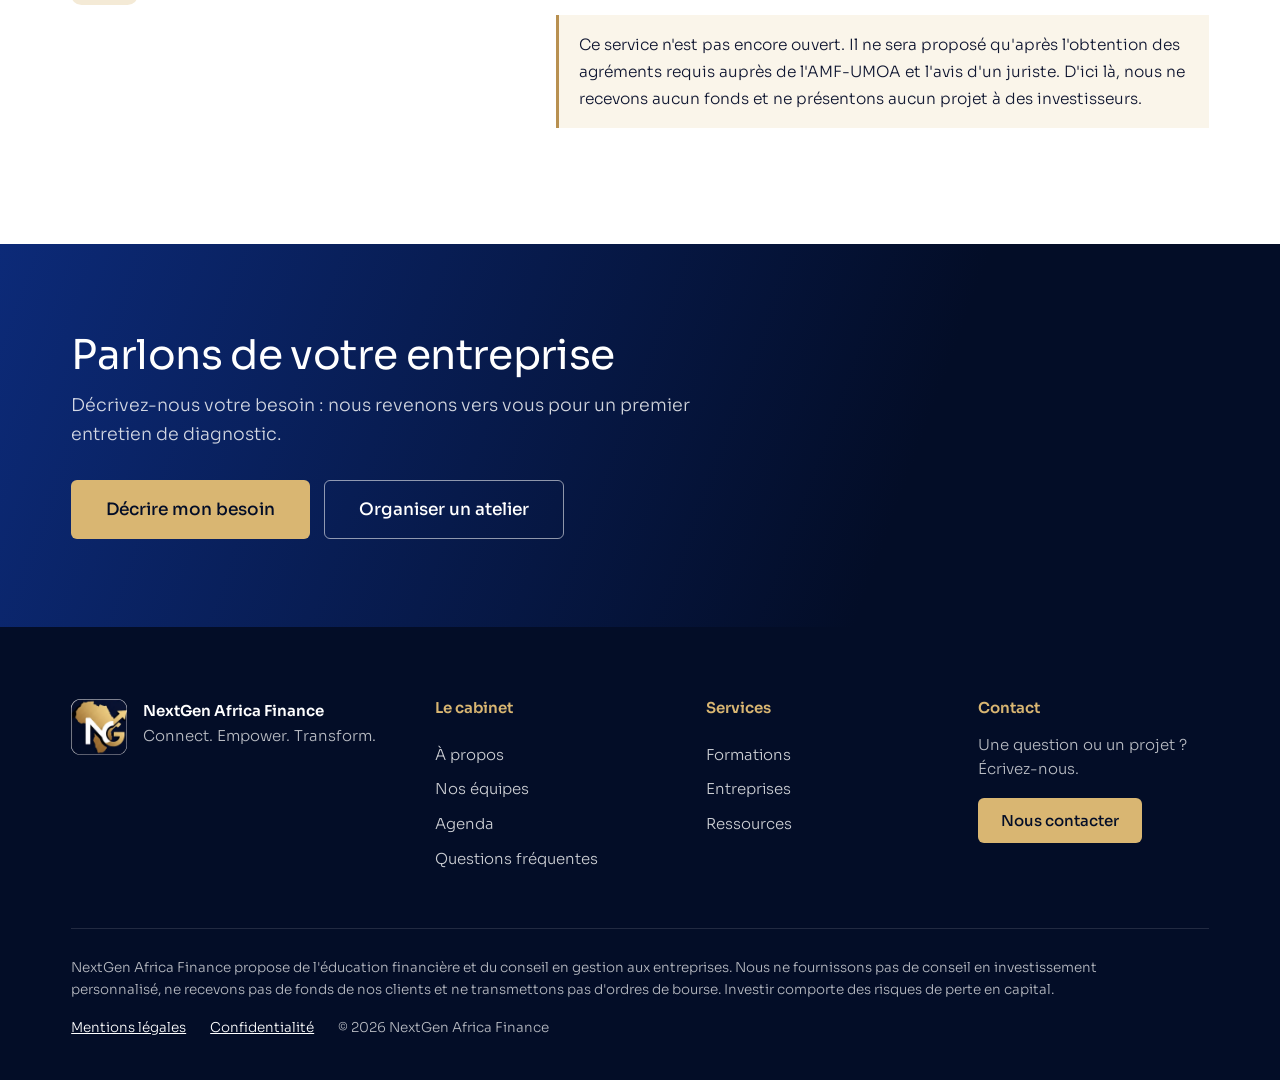
<file: entreprises.html>
<!doctype html>
<html lang="fr">
<head>
  <meta charset="utf-8">
  <meta name="viewport" content="width=device-width, initial-scale=1">
  <title>Entreprises – NextGen Africa Finance</title>
  <meta name="description" content="Conseil aux PME (business plan, modèle financier, dossier de crédit), ateliers d'éducation financière pour salariés, panels et partenariats.">
  <link rel="canonical" href="https://ishaqfadelalexouedraogo-afk.github.io/ngaf-site/entreprises.html">
  <meta name="theme-color" content="#030D27">
  <meta property="og:type" content="website">
  <meta property="og:locale" content="fr_FR">
  <meta property="og:site_name" content="NextGen Africa Finance">
  <meta property="og:title" content="Entreprises – NextGen Africa Finance">
  <meta property="og:description" content="Conseil aux PME (business plan, modèle financier, dossier de crédit), ateliers d'éducation financière pour salariés, panels et partenariats.">
  <meta property="og:url" content="https://ishaqfadelalexouedraogo-afk.github.io/ngaf-site/entreprises.html">
  <meta property="og:image" content="https://ishaqfadelalexouedraogo-afk.github.io/ngaf-site/assets/img/og-image.png">
  <meta name="twitter:card" content="summary_large_image">
  <link rel="icon" href="assets/img/favicon.png" type="image/png">
  <link rel="apple-touch-icon" href="assets/img/apple-touch-icon.png">
  <link rel="manifest" href="site.webmanifest">
  <link rel="preload" href="assets/fonts/sora-latin-400-normal.woff2" as="font" type="font/woff2" crossorigin>
  <link rel="stylesheet" href="assets/css/style.css">
</head>
<body>
<a class="skip-link" href="#contenu">Aller au contenu</a>

<header class="site-header">
  <div class="topbar">
    <div class="container topbar-inner">
      <nav aria-label="Liens rapides">
        <a href="agenda.html">Agenda</a>
        <a href="faq.html">Questions fréquentes</a>
        <a class="js-whatsapp" href="contact.html" hidden>WhatsApp</a>
      </nav>
    </div>
  </div>
  <div class="container nav">
    <a class="brand" href="index.html" aria-label="NextGen Africa Finance, retour à l'accueil">
      <img src="assets/img/logo-ngaf.png" alt="NextGen Africa Finance – Connect. Empower. Transform." width="880" height="270">
    </a>
    <button class="menu-toggle" aria-expanded="false" aria-controls="menu">
      <span class="menu-toggle-bars" aria-hidden="true"></span><span class="sr-only">Menu</span>
    </button>
    <nav id="menu" class="menu" aria-label="Navigation principale">
      <a href="a-propos.html">À propos</a>
      <a href="formations.html">Formations</a>
      <a href="entreprises.html" aria-current="page">Entreprises</a>
      <a href="ressources.html">Ressources</a>
      <a class="btn btn-gold" href="contact.html">Nous contacter</a>
    </nav>
  </div>
</header>

<main id="contenu">
  <section class="page-hero">
    <div class="container">
      <nav class="breadcrumb" aria-label="Fil d'Ariane"><a href="index.html">Accueil</a><span aria-current="page">Entreprises</span></nav>
      <h1>Des chiffres solides pour financer votre croissance</h1>
      <p class="page-lead">Nous aidons les PME à présenter des comptes et des projections qui convainquent, et nous formons vos salariés à mieux gérer leur épargne.</p>
    </div>
  </section>

  <section class="section" id="conseil">
    <div class="container">
      <header class="section-head">
        <h2>Conseil aux PME</h2>
        <p>Un accompagnement concret, réalisé avec vos équipes, pour préparer un financement ou piloter votre activité.</p>
      </header>
      <div class="offer-grid">
        <div><h3>Business plan</h3><p>Un document clair qui présente votre projet, votre marché, votre organisation et vos besoins de financement.</p></div>
        <div><h3>Modèle financier</h3><p>Des prévisions de chiffre d'affaires, de charges et de trésorerie, avec des hypothèses expliquées et modifiables.</p></div>
        <div><h3>Dossier de crédit bancaire</h3><p>Les pièces et les chiffres qu'attend une banque, présentés de façon cohérente et convaincante.</p></div>
        <div><h3>Tableau de bord</h3><p>Quelques indicateurs bien choisis pour suivre votre activité et votre trésorerie chaque mois.</p></div>
        <div><h3>Présentation des comptes</h3><p>Des états financiers mis en forme et expliqués, pour vos partenaires comme pour vous-même.</p></div>
        <div><h3>Budget prévisionnel</h3><p>Un budget annuel construit avec vous, pour fixer vos priorités et suivre vos dépenses.</p></div>
      </div>
    </div>
  </section>

  <section class="section section-mist">
    <div class="container">
      <header class="section-head">
        <h2>Notre méthode</h2>
        <p>Quatre étapes, avec un engagement écrit avant tout démarrage.</p>
      </header>
      <ol class="steps">
        <li><h3>Diagnostic</h3><p>Un premier entretien pour comprendre votre activité, vos chiffres et votre objectif.</p></li>
        <li><h3>Proposition</h3><p>Un périmètre, un calendrier et un devis écrits, avant tout engagement.</p></li>
        <li><h3>Réalisation</h3><p>Un travail mené avec vos équipes, avec des points d'étape réguliers.</p></li>
        <li><h3>Remise et suivi</h3><p>Des livrables expliqués, et une aide pour les présenter à votre banque ou à vos partenaires.</p></li>
      </ol>
    </div>
  </section>

  <section class="section" id="ateliers">
    <div class="container split">
      <div>
        <h2>Ateliers en entreprise</h2>
        <p class="split-lead">Des salariés mieux informés sur leur épargne sont plus sereins. Nous intervenons sur site, avec des contenus adaptés à leur situation.</p>
      </div>
      <ul class="check-list">
        <li>Gérer son budget et épargner régulièrement</li>
        <li>Préparer sa retraite</li>
        <li>Comprendre la bourse régionale et les placements</li>
        <li>Se protéger des arnaques financières</li>
        <li>Utiliser l'IA pour mieux gérer ses finances</li>
      </ul>
    </div>
  </section>

  <section class="section section-dark" id="panels">
    <div class="container split">
      <div>
        <h2>Panels et partenariats</h2>
        <p class="split-lead">Nous organisons des rencontres avec des professionnels de la finance pour débattre de l'investissement au Burkina Faso et dans l'UEMOA.</p>
      </div>
      <div class="prose prose-light">
        <p>Entreprises, institutions, écoles&nbsp;: vous pouvez accueillir un panel, y intervenir ou le soutenir comme sponsor. Vous associez ainsi votre nom à l'éducation financière dans la région.</p>
        <p><a class="btn btn-gold" href="contact.html?objet=partenariat">Proposer un partenariat</a></p>
      </div>
    </div>
  </section>

  <section class="section" id="mise-en-relation">
    <div class="container split">
      <div>
        <h2>Mise en relation <span class="badge">Bientôt</span></h2>
      </div>
      <div class="prose">
        <p>À terme, nous souhaitons rapprocher des investisseurs et des porteurs de projets sérieux, avec un suivi après l'investissement.</p>
        <p class="notice">Ce service n'est pas encore ouvert. Il ne sera proposé qu'après l'obtention des agréments requis auprès de l'AMF-UMOA et l'avis d'un juriste. D'ici là, nous ne recevons aucun fonds et ne présentons aucun projet à des investisseurs.</p>
      </div>
    </div>
  </section>
  <section class="cta-band">
    <div class="container cta-inner">
      <div>
        <h2>Parlons de votre entreprise</h2>
        <p>Décrivez-nous votre besoin&nbsp;: nous revenons vers vous pour un premier entretien de diagnostic.</p>
      </div>
      <div class="cta-actions">
        <a class="btn btn-gold btn-lg" href="contact.html?objet=entreprise">Décrire mon besoin</a>
        <a class="btn btn-line btn-lg" href="contact.html?objet=atelier">Organiser un atelier</a>
      </div>
    </div>
  </section>

</main>

<footer class="site-footer">
  <div class="container footer-grid">
    <div class="footer-brand">
      <img src="assets/img/logo-icon.png" alt="" width="56" height="56">
      <p><strong>NextGen Africa Finance</strong><br>Connect. Empower. Transform.</p>
    </div>
    <nav aria-label="Le cabinet">
      <h2>Le cabinet</h2>
      <a href="a-propos.html">À propos</a>
      <a href="a-propos.html#equipe">Nos équipes</a>
      <a href="agenda.html">Agenda</a>
      <a href="faq.html">Questions fréquentes</a>
    </nav>
    <nav aria-label="Nos services">
      <h2>Services</h2>
      <a href="formations.html">Formations</a>
      <a href="entreprises.html">Entreprises</a>
      <a href="ressources.html">Ressources</a>
    </nav>
    <div>
      <h2>Contact</h2>
      <p>Une question ou un projet&nbsp;? Écrivez-nous.</p>
      <a class="btn btn-gold" href="contact.html">Nous contacter</a>
    </div>
  </div>
  <div class="container footer-legal">
    <p class="disclaimer">NextGen Africa Finance propose de l'éducation financière et du conseil en gestion aux entreprises. Nous ne fournissons pas de conseil en investissement personnalisé, ne recevons pas de fonds de nos clients et ne transmettons pas d'ordres de bourse. Investir comporte des risques de perte en capital.</p>
    <p><a href="mentions-legales.html">Mentions légales</a><a href="confidentialite.html">Confidentialité</a><span>© <span id="year">2026</span> NextGen Africa Finance</span></p>
  </div>
</footer>

<script src="assets/js/main.js" defer></script>
</body>
</html>
</file>
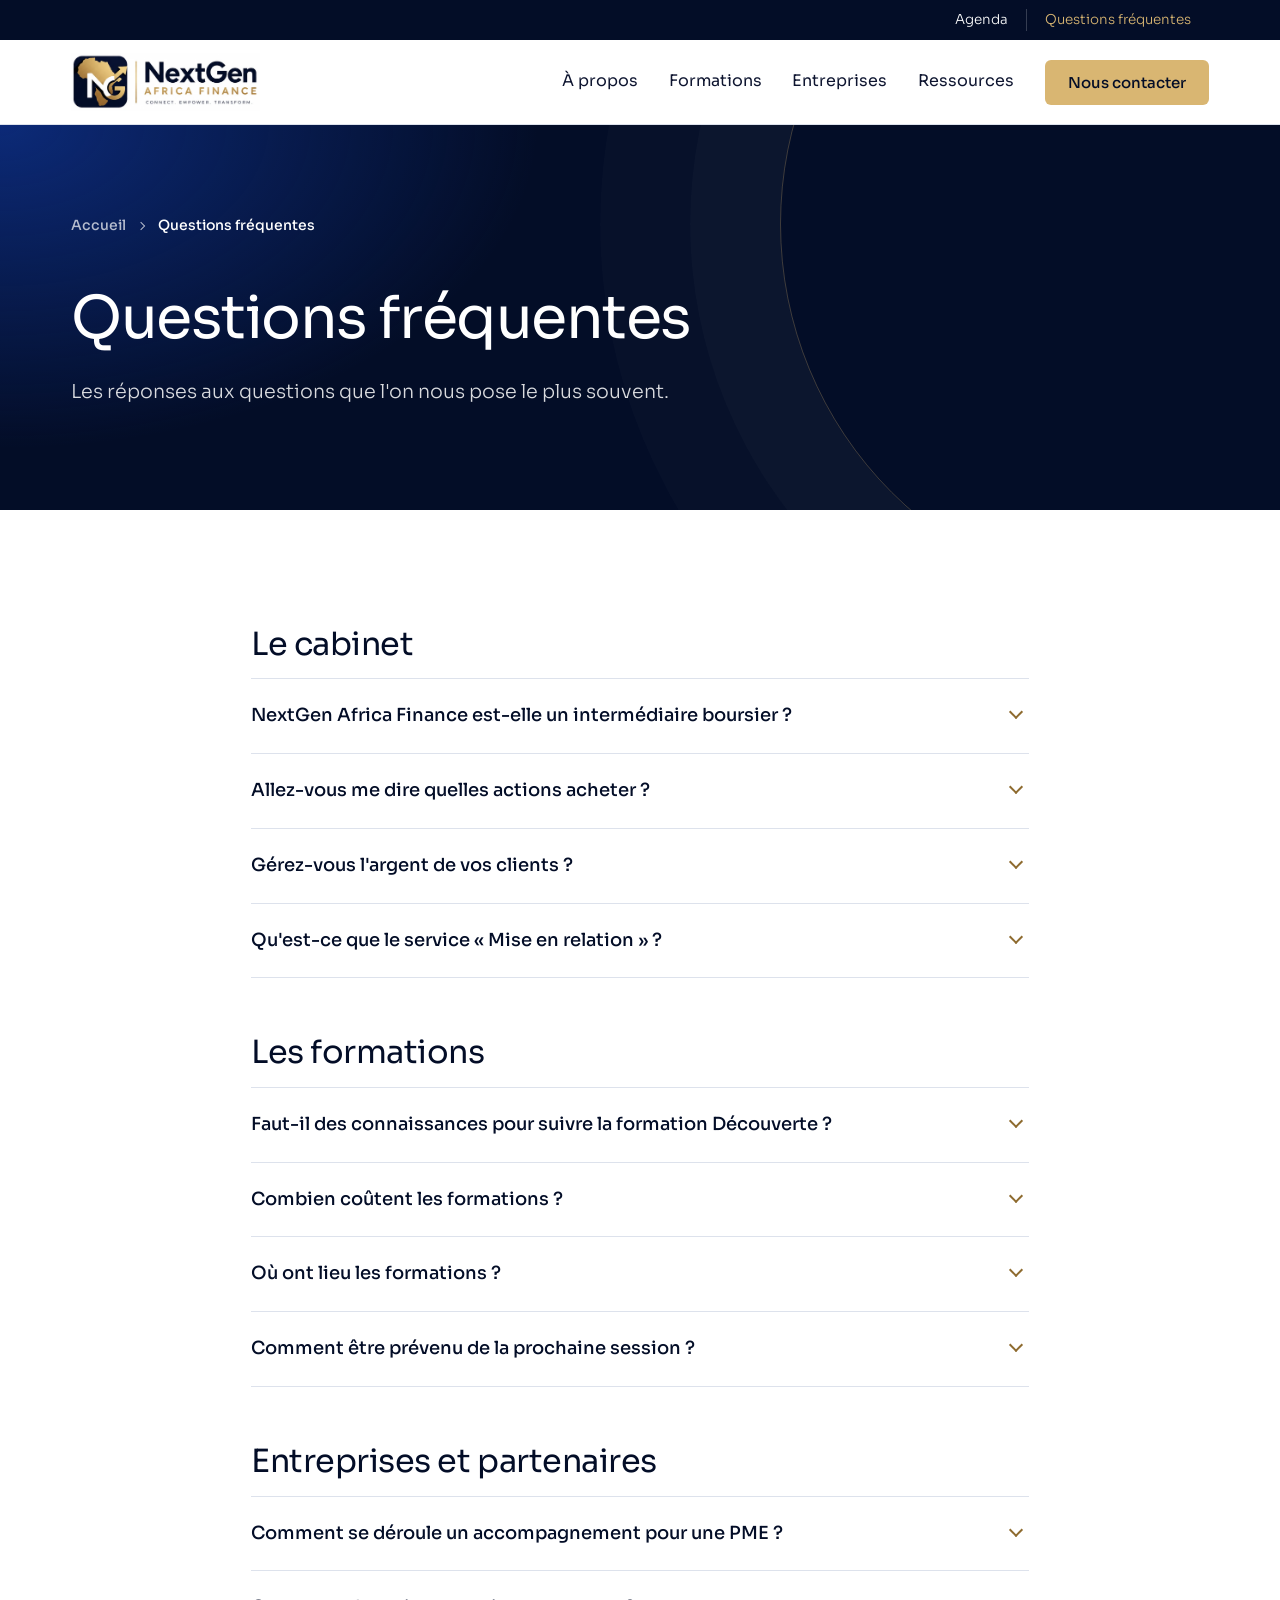
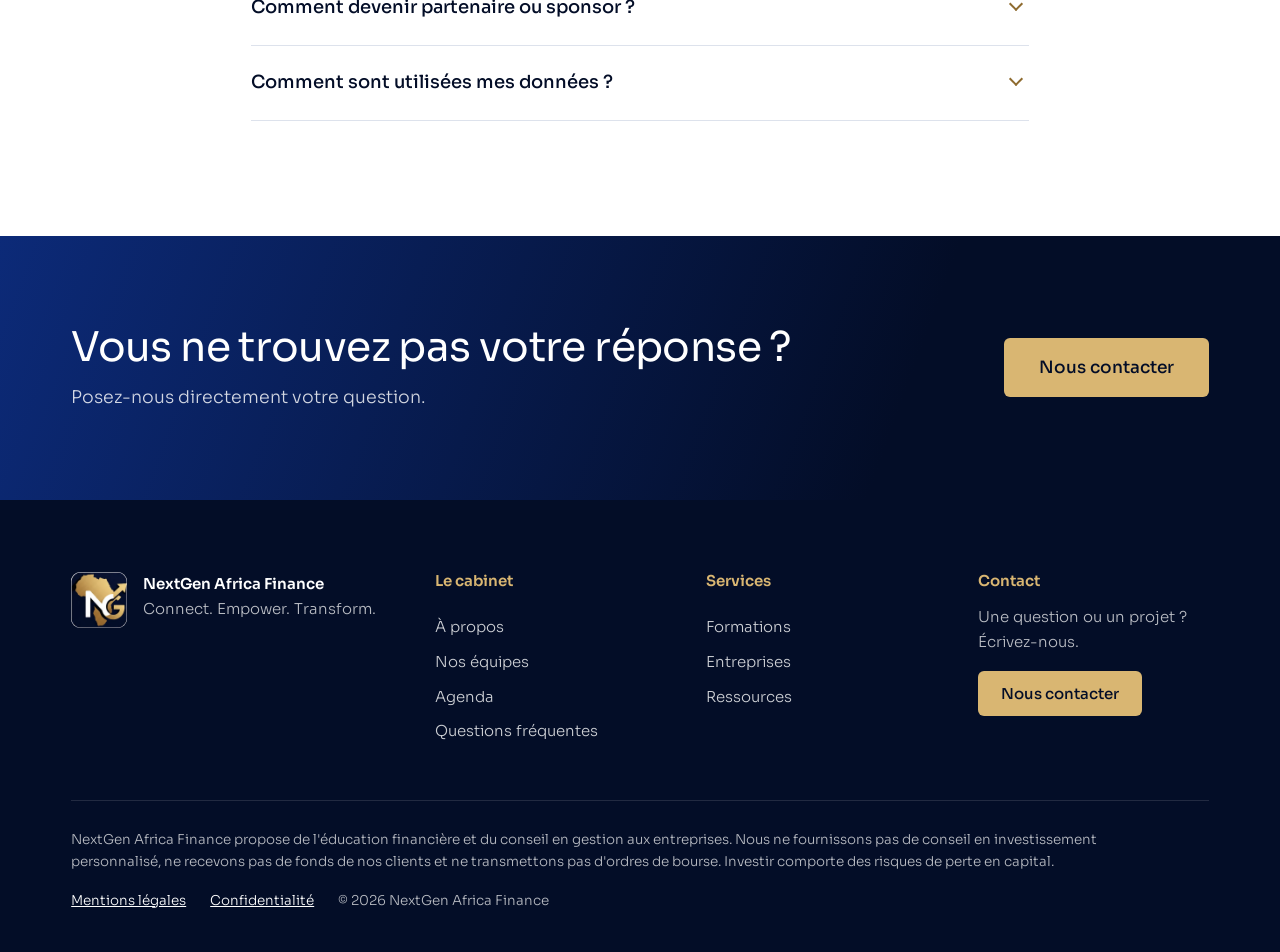
<file: faq.html>
<!doctype html>
<html lang="fr">
<head>
  <meta charset="utf-8">
  <meta name="viewport" content="width=device-width, initial-scale=1">
  <title>Questions fréquentes – NextGen Africa Finance</title>
  <meta name="description" content="Réponses aux questions fréquentes sur NextGen Africa Finance, ses formations et ses services aux entreprises.">
  <link rel="canonical" href="https://ishaqfadelalexouedraogo-afk.github.io/ngaf-site/faq.html">
  <meta name="theme-color" content="#030D27">
  <meta property="og:type" content="website">
  <meta property="og:locale" content="fr_FR">
  <meta property="og:site_name" content="NextGen Africa Finance">
  <meta property="og:title" content="Questions fréquentes – NextGen Africa Finance">
  <meta property="og:description" content="Réponses aux questions fréquentes sur NextGen Africa Finance, ses formations et ses services aux entreprises.">
  <meta property="og:url" content="https://ishaqfadelalexouedraogo-afk.github.io/ngaf-site/faq.html">
  <meta property="og:image" content="https://ishaqfadelalexouedraogo-afk.github.io/ngaf-site/assets/img/og-image.png">
  <meta name="twitter:card" content="summary_large_image">
  <link rel="icon" href="assets/img/favicon.png" type="image/png">
  <link rel="apple-touch-icon" href="assets/img/apple-touch-icon.png">
  <link rel="manifest" href="site.webmanifest">
  <link rel="preload" href="assets/fonts/sora-latin-400-normal.woff2" as="font" type="font/woff2" crossorigin>
  <link rel="stylesheet" href="assets/css/style.css">
  <script type="application/ld+json">{"@context": "https://schema.org", "@type": "FAQPage", "mainEntity": [{"@type": "Question", "name": "NextGen Africa Finance est-elle un intermédiaire boursier ?", "acceptedAnswer": {"@type": "Answer", "text": "Non. Nous ne sommes ni une SGI ni une société de gestion. Nous formons et nous accompagnons, mais nous ne passons aucun ordre de bourse. Pour acheter ou vendre des titres, il faut ouvrir un compte auprès d'une SGI agréée par l'AMF-UMOA."}}, {"@type": "Question", "name": "Allez-vous me dire quelles actions acheter ?", "acceptedAnswer": {"@type": "Answer", "text": "Non. Nous vous apprenons à analyser une société et à construire votre propre plan d'épargne, mais nous ne recommandons jamais l'achat ou la vente d'un titre. Vous restez seul décideur."}}, {"@type": "Question", "name": "Gérez-vous l'argent de vos clients ?", "acceptedAnswer": {"@type": "Answer", "text": "Non. Nous ne recevons jamais de fonds pour les placer. Si quelqu'un vous demande de l'argent à investir en notre nom, il s'agit d'une fraude : ne versez rien et contactez-nous."}}, {"@type": "Question", "name": "Qu'est-ce que le service « Mise en relation » ?", "acceptedAnswer": {"@type": "Answer", "text": "Un service que nous souhaitons ouvrir à terme pour rapprocher investisseurs et porteurs de projets. Il ne sera proposé qu'après l'obtention des agréments requis auprès de l'AMF-UMOA."}}, {"@type": "Question", "name": "Faut-il des connaissances pour suivre la formation Découverte ?", "acceptedAnswer": {"@type": "Answer", "text": "Non. Le niveau Découverte part de zéro et n'utilise pas de jargon sans l'expliquer."}}, {"@type": "Question", "name": "Combien coûtent les formations ?", "acceptedAnswer": {"@type": "Answer", "text": "Les tarifs de chaque session sont annoncés à l'ouverture des inscriptions. Notre première session, en février 2027 à l'université, est gratuite."}}, {"@type": "Question", "name": "Où ont lieu les formations ?", "acceptedAnswer": {"@type": "Answer", "text": "Les sessions en groupe ont lieu à Ouagadougou. Les ateliers pour les salariés se déroulent directement dans votre entreprise."}}, {"@type": "Question", "name": "Comment être prévenu de la prochaine session ?", "acceptedAnswer": {"@type": "Answer", "text": "Laissez-nous vos coordonnées depuis la page de contact : nous vous écrivons dès l'ouverture des inscriptions."}}, {"@type": "Question", "name": "Comment se déroule un accompagnement pour une PME ?", "acceptedAnswer": {"@type": "Answer", "text": "Après un entretien de diagnostic, nous vous remettons une proposition écrite avec un périmètre, un calendrier et un devis. Rien ne démarre sans votre accord."}}, {"@type": "Question", "name": "Comment devenir partenaire ou sponsor ?", "acceptedAnswer": {"@type": "Answer", "text": "Écrivez-nous en choisissant « Partenariat ou sponsoring » dans le formulaire de contact."}}, {"@type": "Question", "name": "Comment sont utilisées mes données ?", "acceptedAnswer": {"@type": "Answer", "text": "Uniquement pour vous répondre. Le site n'utilise ni cookie ni outil de mesure d'audience. Tous les détails sont dans notre politique de confidentialité."}}]}</script>
</head>
<body>
<a class="skip-link" href="#contenu">Aller au contenu</a>

<header class="site-header">
  <div class="topbar">
    <div class="container topbar-inner">
      <nav aria-label="Liens rapides">
        <a href="agenda.html">Agenda</a>
        <a href="faq.html" aria-current="page">Questions fréquentes</a>
        <a class="js-whatsapp" href="contact.html" hidden>WhatsApp</a>
      </nav>
    </div>
  </div>
  <div class="container nav">
    <a class="brand" href="index.html" aria-label="NextGen Africa Finance, retour à l'accueil">
      <img src="assets/img/logo-ngaf.png" alt="NextGen Africa Finance – Connect. Empower. Transform." width="880" height="270">
    </a>
    <button class="menu-toggle" aria-expanded="false" aria-controls="menu">
      <span class="menu-toggle-bars" aria-hidden="true"></span><span class="sr-only">Menu</span>
    </button>
    <nav id="menu" class="menu" aria-label="Navigation principale">
      <a href="a-propos.html">À propos</a>
      <a href="formations.html">Formations</a>
      <a href="entreprises.html">Entreprises</a>
      <a href="ressources.html">Ressources</a>
      <a class="btn btn-gold" href="contact.html">Nous contacter</a>
    </nav>
  </div>
</header>

<main id="contenu">
  <section class="page-hero">
    <div class="container">
      <nav class="breadcrumb" aria-label="Fil d'Ariane"><a href="index.html">Accueil</a><span aria-current="page">Questions fréquentes</span></nav>
      <h1>Questions fréquentes</h1>
      <p class="page-lead">Les réponses aux questions que l'on nous pose le plus souvent.</p>
    </div>
  </section>

  <section class="section">
    <div class="container faq-wrap">
      <h2 class="faq-cat">Le cabinet</h2>
      <div class="faq">
        <details>
          <summary>NextGen Africa Finance est-elle un intermédiaire boursier&nbsp;?</summary>
          <p>Non. Nous ne sommes ni une SGI ni une société de gestion. Nous formons et nous accompagnons, mais nous ne passons aucun ordre de bourse. Pour acheter ou vendre des titres, il faut ouvrir un compte auprès d'une SGI agréée par l'AMF-UMOA.</p>
        </details>
        <details>
          <summary>Allez-vous me dire quelles actions acheter&nbsp;?</summary>
          <p>Non. Nous vous apprenons à analyser une société et à construire votre propre plan d'épargne, mais nous ne recommandons jamais l'achat ou la vente d'un titre. Vous restez seul décideur.</p>
        </details>
        <details>
          <summary>Gérez-vous l'argent de vos clients&nbsp;?</summary>
          <p>Non. Nous ne recevons jamais de fonds pour les placer. Si quelqu'un vous demande de l'argent à investir en notre nom, il s'agit d'une fraude&nbsp;: ne versez rien et contactez-nous.</p>
        </details>
        <details>
          <summary>Qu'est-ce que le service «&nbsp;Mise en relation&nbsp;»&nbsp;?</summary>
          <p>Un service que nous souhaitons ouvrir à terme pour rapprocher investisseurs et porteurs de projets. Il ne sera proposé qu'après l'obtention des agréments requis auprès de l'AMF-UMOA.</p>
        </details>
      </div>
      <h2 class="faq-cat">Les formations</h2>
      <div class="faq">
        <details>
          <summary>Faut-il des connaissances pour suivre la formation Découverte&nbsp;?</summary>
          <p>Non. Le niveau Découverte part de zéro et n'utilise pas de jargon sans l'expliquer.</p>
        </details>
        <details>
          <summary>Combien coûtent les formations&nbsp;?</summary>
          <p>Les tarifs de chaque session sont annoncés à l'ouverture des inscriptions. Notre première session, en février 2027 à l'université, est gratuite.</p>
        </details>
        <details>
          <summary>Où ont lieu les formations&nbsp;?</summary>
          <p>Les sessions en groupe ont lieu à Ouagadougou. Les ateliers pour les salariés se déroulent directement dans votre entreprise.</p>
        </details>
        <details>
          <summary>Comment être prévenu de la prochaine session&nbsp;?</summary>
          <p>Laissez-nous vos coordonnées depuis la <a href="contact.html?objet=formation">page de contact</a>&nbsp;: nous vous écrivons dès l'ouverture des inscriptions.</p>
        </details>
      </div>
      <h2 class="faq-cat">Entreprises et partenaires</h2>
      <div class="faq">
        <details>
          <summary>Comment se déroule un accompagnement pour une PME&nbsp;?</summary>
          <p>Après un entretien de diagnostic, nous vous remettons une proposition écrite avec un périmètre, un calendrier et un devis. Rien ne démarre sans votre accord.</p>
        </details>
        <details>
          <summary>Comment devenir partenaire ou sponsor&nbsp;?</summary>
          <p>Écrivez-nous en choisissant «&nbsp;Partenariat ou sponsoring&nbsp;» dans le <a href="contact.html?objet=partenariat">formulaire de contact</a>.</p>
        </details>
        <details>
          <summary>Comment sont utilisées mes données&nbsp;?</summary>
          <p>Uniquement pour vous répondre. Le site n'utilise ni cookie ni outil de mesure d'audience. Tous les détails sont dans notre <a href="confidentialite.html">politique de confidentialité</a>.</p>
        </details>
      </div>
    </div>
  </section>
  <section class="cta-band">
    <div class="container cta-inner">
      <div>
        <h2>Vous ne trouvez pas votre réponse&nbsp;?</h2>
        <p>Posez-nous directement votre question.</p>
      </div>
      <div class="cta-actions">
        <a class="btn btn-gold btn-lg" href="contact.html">Nous contacter</a>
      </div>
    </div>
  </section>

</main>

<footer class="site-footer">
  <div class="container footer-grid">
    <div class="footer-brand">
      <img src="assets/img/logo-icon.png" alt="" width="56" height="56">
      <p><strong>NextGen Africa Finance</strong><br>Connect. Empower. Transform.</p>
    </div>
    <nav aria-label="Le cabinet">
      <h2>Le cabinet</h2>
      <a href="a-propos.html">À propos</a>
      <a href="a-propos.html#equipe">Nos équipes</a>
      <a href="agenda.html">Agenda</a>
      <a href="faq.html">Questions fréquentes</a>
    </nav>
    <nav aria-label="Nos services">
      <h2>Services</h2>
      <a href="formations.html">Formations</a>
      <a href="entreprises.html">Entreprises</a>
      <a href="ressources.html">Ressources</a>
    </nav>
    <div>
      <h2>Contact</h2>
      <p>Une question ou un projet&nbsp;? Écrivez-nous.</p>
      <a class="btn btn-gold" href="contact.html">Nous contacter</a>
    </div>
  </div>
  <div class="container footer-legal">
    <p class="disclaimer">NextGen Africa Finance propose de l'éducation financière et du conseil en gestion aux entreprises. Nous ne fournissons pas de conseil en investissement personnalisé, ne recevons pas de fonds de nos clients et ne transmettons pas d'ordres de bourse. Investir comporte des risques de perte en capital.</p>
    <p><a href="mentions-legales.html">Mentions légales</a><a href="confidentialite.html">Confidentialité</a><span>© <span id="year">2026</span> NextGen Africa Finance</span></p>
  </div>
</footer>

<script src="assets/js/main.js" defer></script>
</body>
</html>
</file>
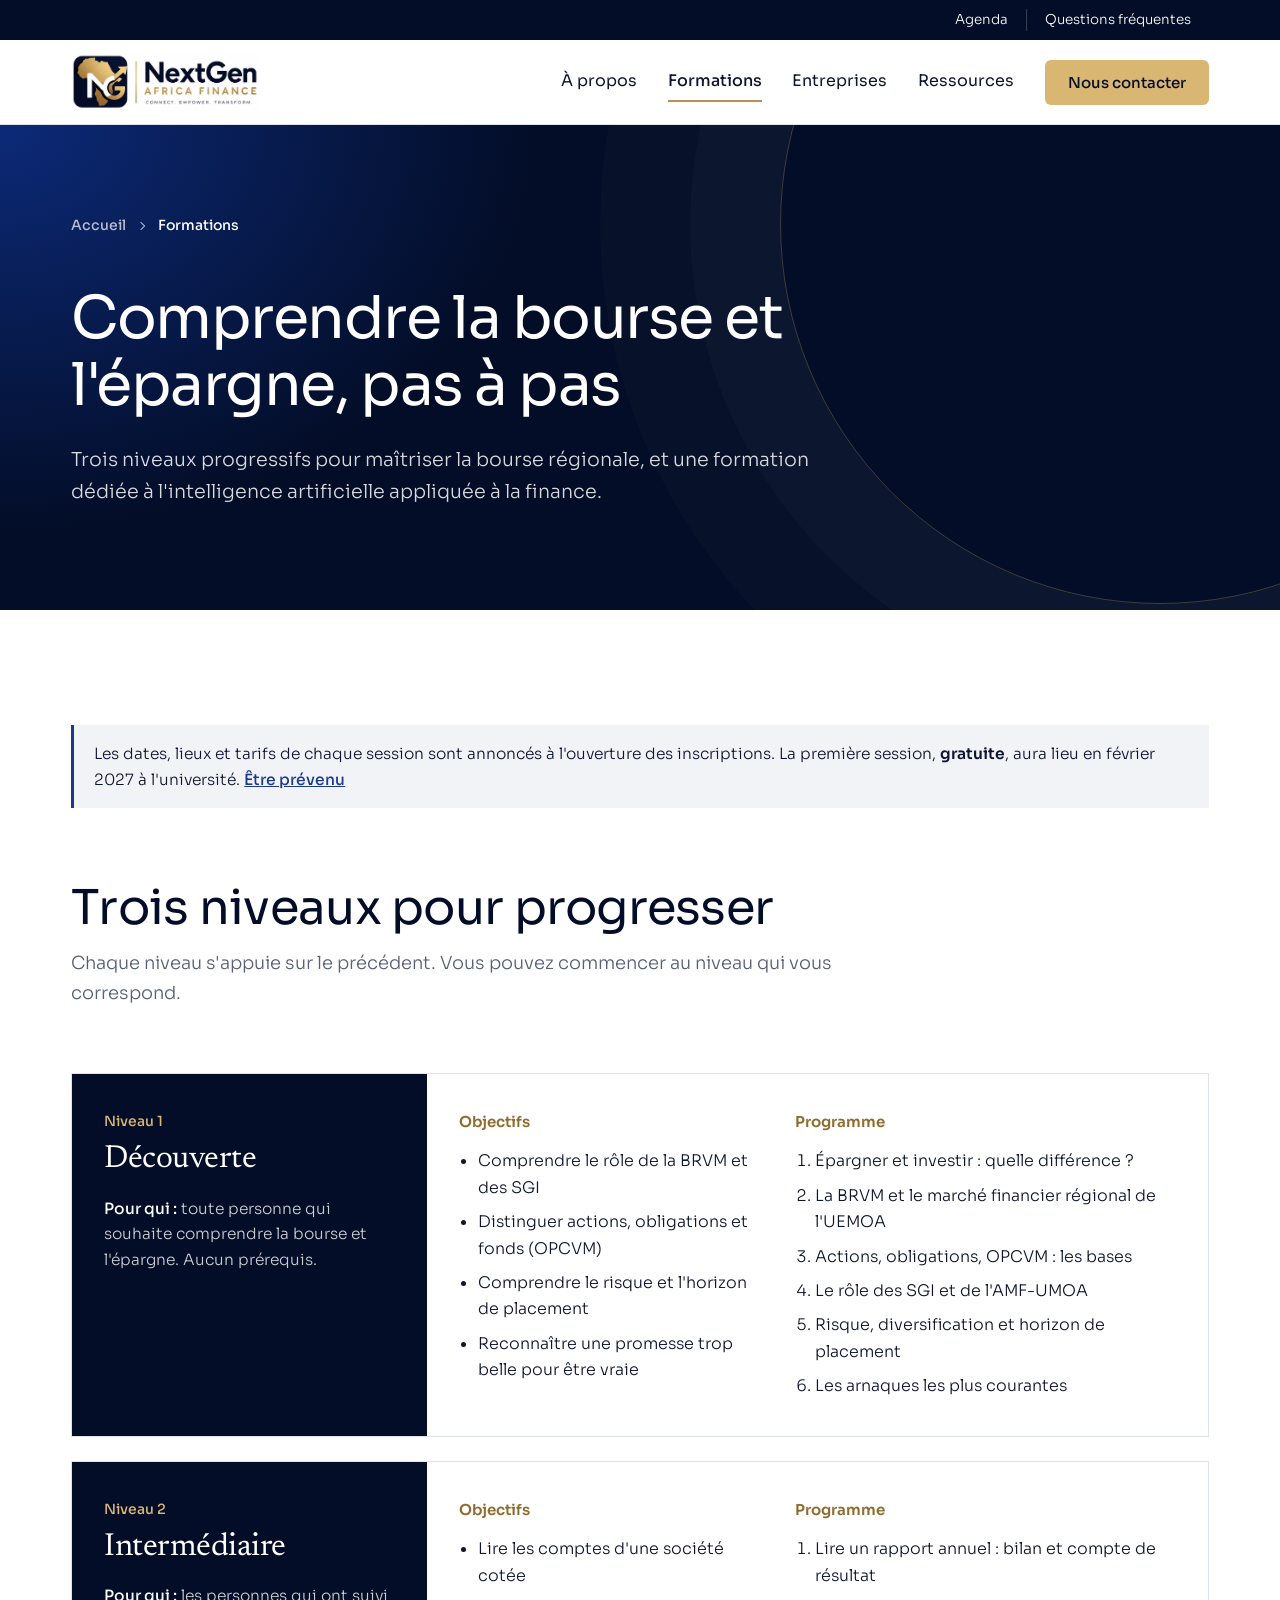
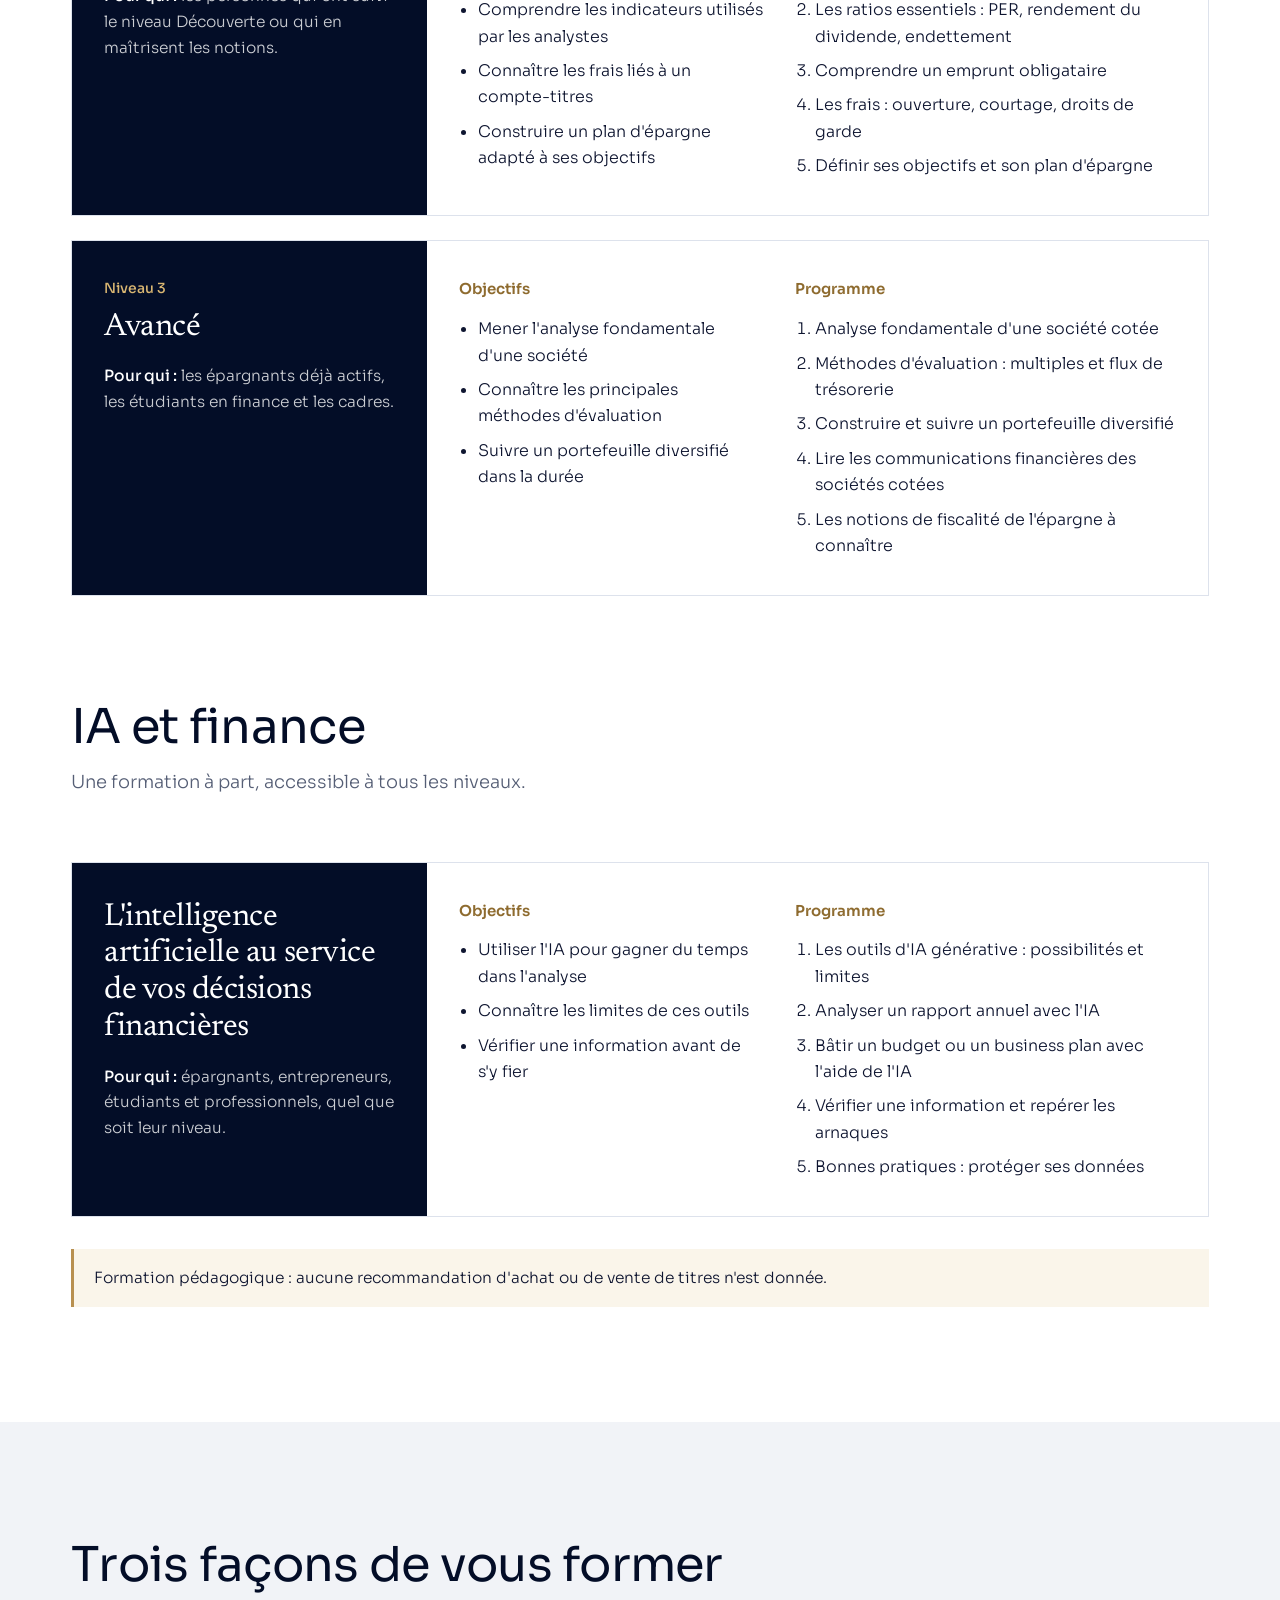
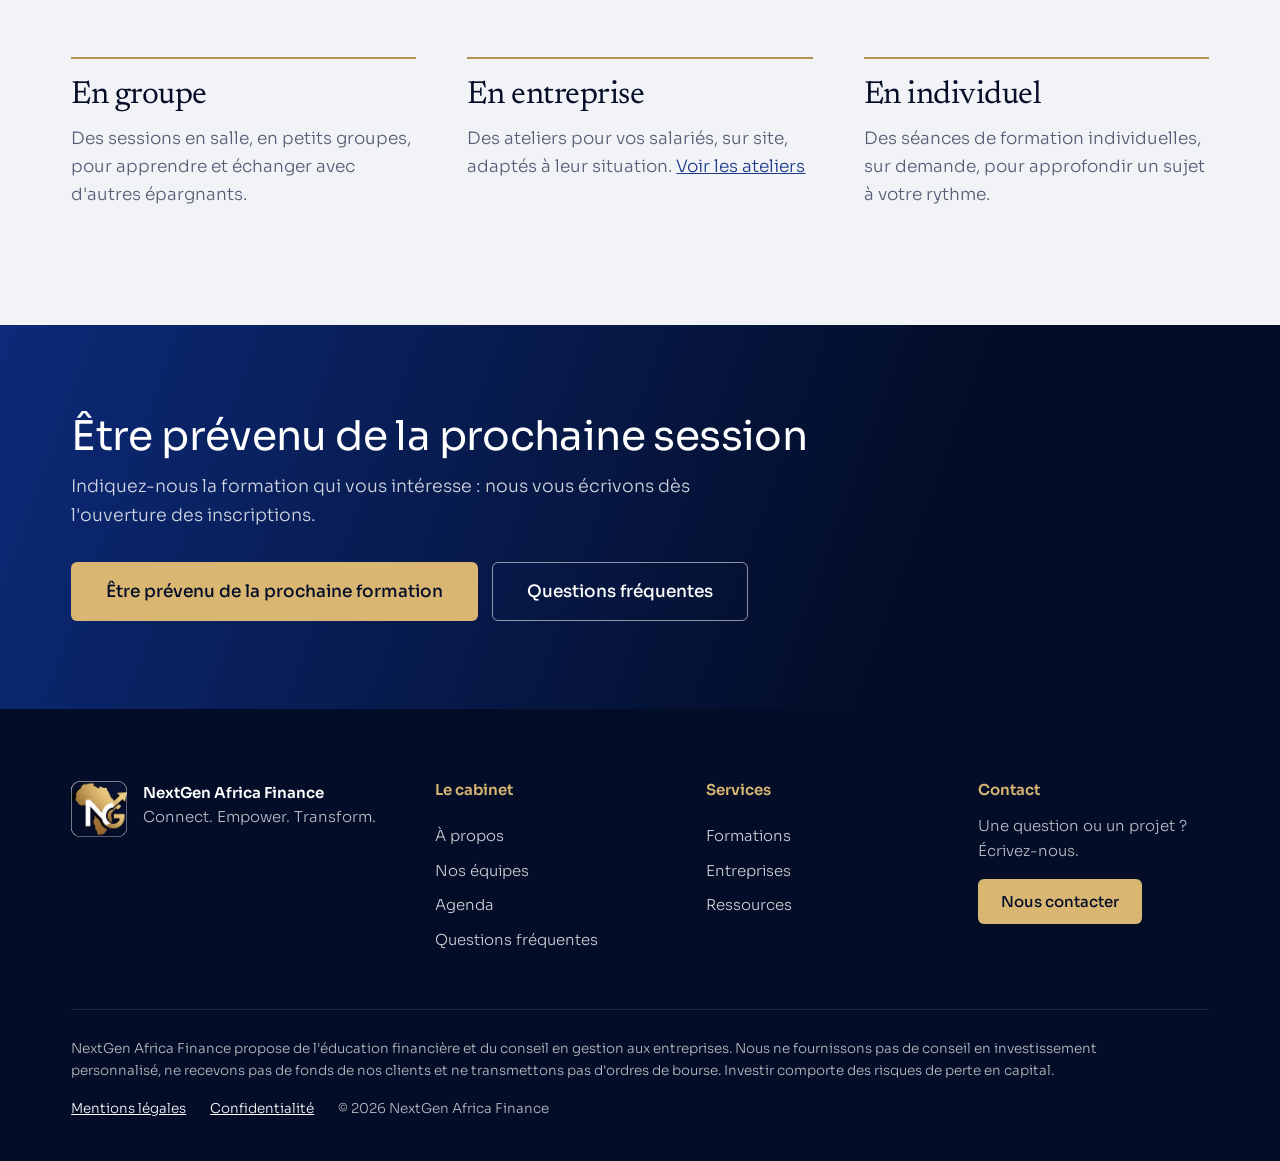
<file: formations.html>
<!doctype html>
<html lang="fr">
<head>
  <meta charset="utf-8">
  <meta name="viewport" content="width=device-width, initial-scale=1">
  <title>Formations – NextGen Africa Finance</title>
  <meta name="description" content="Formations à la bourse régionale (BRVM) en trois niveaux, et formation IA et finance. Programmes, objectifs et formats.">
  <link rel="canonical" href="https://ishaqfadelalexouedraogo-afk.github.io/ngaf-site/formations.html">
  <meta name="theme-color" content="#030D27">
  <meta property="og:type" content="website">
  <meta property="og:locale" content="fr_FR">
  <meta property="og:site_name" content="NextGen Africa Finance">
  <meta property="og:title" content="Formations – NextGen Africa Finance">
  <meta property="og:description" content="Formations à la bourse régionale (BRVM) en trois niveaux, et formation IA et finance. Programmes, objectifs et formats.">
  <meta property="og:url" content="https://ishaqfadelalexouedraogo-afk.github.io/ngaf-site/formations.html">
  <meta property="og:image" content="https://ishaqfadelalexouedraogo-afk.github.io/ngaf-site/assets/img/og-image.png">
  <meta name="twitter:card" content="summary_large_image">
  <link rel="icon" href="assets/img/favicon.png" type="image/png">
  <link rel="apple-touch-icon" href="assets/img/apple-touch-icon.png">
  <link rel="manifest" href="site.webmanifest">
  <link rel="preload" href="assets/fonts/sora-latin-400-normal.woff2" as="font" type="font/woff2" crossorigin>
  <link rel="stylesheet" href="assets/css/style.css">
</head>
<body>
<a class="skip-link" href="#contenu">Aller au contenu</a>

<header class="site-header">
  <div class="topbar">
    <div class="container topbar-inner">
      <nav aria-label="Liens rapides">
        <a href="agenda.html">Agenda</a>
        <a href="faq.html">Questions fréquentes</a>
        <a class="js-whatsapp" href="contact.html" hidden>WhatsApp</a>
      </nav>
    </div>
  </div>
  <div class="container nav">
    <a class="brand" href="index.html" aria-label="NextGen Africa Finance, retour à l'accueil">
      <img src="assets/img/logo-ngaf.png" alt="NextGen Africa Finance – Connect. Empower. Transform." width="880" height="270">
    </a>
    <button class="menu-toggle" aria-expanded="false" aria-controls="menu">
      <span class="menu-toggle-bars" aria-hidden="true"></span><span class="sr-only">Menu</span>
    </button>
    <nav id="menu" class="menu" aria-label="Navigation principale">
      <a href="a-propos.html">À propos</a>
      <a href="formations.html" aria-current="page">Formations</a>
      <a href="entreprises.html">Entreprises</a>
      <a href="ressources.html">Ressources</a>
      <a class="btn btn-gold" href="contact.html">Nous contacter</a>
    </nav>
  </div>
</header>

<main id="contenu">
  <section class="page-hero">
    <div class="container">
      <nav class="breadcrumb" aria-label="Fil d'Ariane"><a href="index.html">Accueil</a><span aria-current="page">Formations</span></nav>
      <h1>Comprendre la bourse et l'épargne, pas à pas</h1>
      <p class="page-lead">Trois niveaux progressifs pour maîtriser la bourse régionale, et une formation dédiée à l'intelligence artificielle appliquée à la finance.</p>
    </div>
  </section>

  <section class="section">
    <div class="container">
      <p class="notice notice-info">Les dates, lieux et tarifs de chaque session sont annoncés à l'ouverture des inscriptions. La première session, <strong>gratuite</strong>, aura lieu en février 2027 à l'université. <a href="contact.html?objet=formation">Être prévenu</a></p>

      <header class="section-head" id="niveaux">
        <h2>Trois niveaux pour progresser</h2>
        <p>Chaque niveau s'appuie sur le précédent. Vous pouvez commencer au niveau qui vous correspond.</p>
      </header>
      <div class="courses">
        <article class="course" id="decouverte">
          <header class="course-head">
            <p class="course-level">Niveau 1</p>
            <h3>Découverte</h3>
            <p><strong>Pour qui&nbsp;:</strong> toute personne qui souhaite comprendre la bourse et l'épargne. Aucun prérequis.</p>
          </header>
          <div class="course-body">
            <div><h4>Objectifs</h4><ul><li>Comprendre le rôle de la BRVM et des SGI</li><li>Distinguer actions, obligations et fonds (OPCVM)</li><li>Comprendre le risque et l'horizon de placement</li><li>Reconnaître une promesse trop belle pour être vraie</li></ul></div>
            <div><h4>Programme</h4><ol><li>Épargner et investir&nbsp;: quelle différence&nbsp;?</li><li>La BRVM et le marché financier régional de l'UEMOA</li><li>Actions, obligations, OPCVM&nbsp;: les bases</li><li>Le rôle des SGI et de l'AMF-UMOA</li><li>Risque, diversification et horizon de placement</li><li>Les arnaques les plus courantes</li></ol></div>
          </div>
        </article>
        <article class="course" id="intermediaire">
          <header class="course-head">
            <p class="course-level">Niveau 2</p>
            <h3>Intermédiaire</h3>
            <p><strong>Pour qui&nbsp;:</strong> les personnes qui ont suivi le niveau Découverte ou qui en maîtrisent les notions.</p>
          </header>
          <div class="course-body">
            <div><h4>Objectifs</h4><ul><li>Lire les comptes d'une société cotée</li><li>Comprendre les indicateurs utilisés par les analystes</li><li>Connaître les frais liés à un compte-titres</li><li>Construire un plan d'épargne adapté à ses objectifs</li></ul></div>
            <div><h4>Programme</h4><ol><li>Lire un rapport annuel&nbsp;: bilan et compte de résultat</li><li>Les ratios essentiels&nbsp;: PER, rendement du dividende, endettement</li><li>Comprendre un emprunt obligataire</li><li>Les frais&nbsp;: ouverture, courtage, droits de garde</li><li>Définir ses objectifs et son plan d'épargne</li></ol></div>
          </div>
        </article>
        <article class="course" id="avance">
          <header class="course-head">
            <p class="course-level">Niveau 3</p>
            <h3>Avancé</h3>
            <p><strong>Pour qui&nbsp;:</strong> les épargnants déjà actifs, les étudiants en finance et les cadres.</p>
          </header>
          <div class="course-body">
            <div><h4>Objectifs</h4><ul><li>Mener l'analyse fondamentale d'une société</li><li>Connaître les principales méthodes d'évaluation</li><li>Suivre un portefeuille diversifié dans la durée</li></ul></div>
            <div><h4>Programme</h4><ol><li>Analyse fondamentale d'une société cotée</li><li>Méthodes d'évaluation&nbsp;: multiples et flux de trésorerie</li><li>Construire et suivre un portefeuille diversifié</li><li>Lire les communications financières des sociétés cotées</li><li>Les notions de fiscalité de l'épargne à connaître</li></ol></div>
          </div>
        </article>
      </div>

      <header class="section-head section-gap" id="ia-finance">
        <h2>IA et finance</h2>
        <p>Une formation à part, accessible à tous les niveaux.</p>
      </header>
      <div class="courses">
        <article class="course" id="ia">
          <header class="course-head">
            
            <h3>L'intelligence artificielle au service de vos décisions financières</h3>
            <p><strong>Pour qui&nbsp;:</strong> épargnants, entrepreneurs, étudiants et professionnels, quel que soit leur niveau.</p>
          </header>
          <div class="course-body">
            <div><h4>Objectifs</h4><ul><li>Utiliser l'IA pour gagner du temps dans l'analyse</li><li>Connaître les limites de ces outils</li><li>Vérifier une information avant de s'y fier</li></ul></div>
            <div><h4>Programme</h4><ol><li>Les outils d'IA générative&nbsp;: possibilités et limites</li><li>Analyser un rapport annuel avec l'IA</li><li>Bâtir un budget ou un business plan avec l'aide de l'IA</li><li>Vérifier une information et repérer les arnaques</li><li>Bonnes pratiques&nbsp;: protéger ses données</li></ol></div>
          </div>
        </article>
      </div>
      <p class="notice">Formation pédagogique&nbsp;: aucune recommandation d'achat ou de vente de titres n'est donnée.</p>
    </div>
  </section>

  <section class="section section-mist">
    <div class="container">
      <header class="section-head">
        <h2>Trois façons de vous former</h2>
      </header>
      <div class="pillars">
        <div><h3>En groupe</h3><p>Des sessions en salle, en petits groupes, pour apprendre et échanger avec d'autres épargnants.</p></div>
        <div><h3>En entreprise</h3><p>Des ateliers pour vos salariés, sur site, adaptés à leur situation. <a href="entreprises.html#ateliers">Voir les ateliers</a></p></div>
        <div><h3>En individuel</h3><p>Des séances de formation individuelles, sur demande, pour approfondir un sujet à votre rythme.</p></div>
      </div>
    </div>
  </section>
  <section class="cta-band">
    <div class="container cta-inner">
      <div>
        <h2>Être prévenu de la prochaine session</h2>
        <p>Indiquez-nous la formation qui vous intéresse&nbsp;: nous vous écrivons dès l'ouverture des inscriptions.</p>
      </div>
      <div class="cta-actions">
        <a class="btn btn-gold btn-lg" href="contact.html?objet=formation">Être prévenu de la prochaine formation</a>
        <a class="btn btn-line btn-lg" href="faq.html">Questions fréquentes</a>
      </div>
    </div>
  </section>

</main>

<footer class="site-footer">
  <div class="container footer-grid">
    <div class="footer-brand">
      <img src="assets/img/logo-icon.png" alt="" width="56" height="56">
      <p><strong>NextGen Africa Finance</strong><br>Connect. Empower. Transform.</p>
    </div>
    <nav aria-label="Le cabinet">
      <h2>Le cabinet</h2>
      <a href="a-propos.html">À propos</a>
      <a href="a-propos.html#equipe">Nos équipes</a>
      <a href="agenda.html">Agenda</a>
      <a href="faq.html">Questions fréquentes</a>
    </nav>
    <nav aria-label="Nos services">
      <h2>Services</h2>
      <a href="formations.html">Formations</a>
      <a href="entreprises.html">Entreprises</a>
      <a href="ressources.html">Ressources</a>
    </nav>
    <div>
      <h2>Contact</h2>
      <p>Une question ou un projet&nbsp;? Écrivez-nous.</p>
      <a class="btn btn-gold" href="contact.html">Nous contacter</a>
    </div>
  </div>
  <div class="container footer-legal">
    <p class="disclaimer">NextGen Africa Finance propose de l'éducation financière et du conseil en gestion aux entreprises. Nous ne fournissons pas de conseil en investissement personnalisé, ne recevons pas de fonds de nos clients et ne transmettons pas d'ordres de bourse. Investir comporte des risques de perte en capital.</p>
    <p><a href="mentions-legales.html">Mentions légales</a><a href="confidentialite.html">Confidentialité</a><span>© <span id="year">2026</span> NextGen Africa Finance</span></p>
  </div>
</footer>

<script src="assets/js/main.js" defer></script>
</body>
</html>
</file>
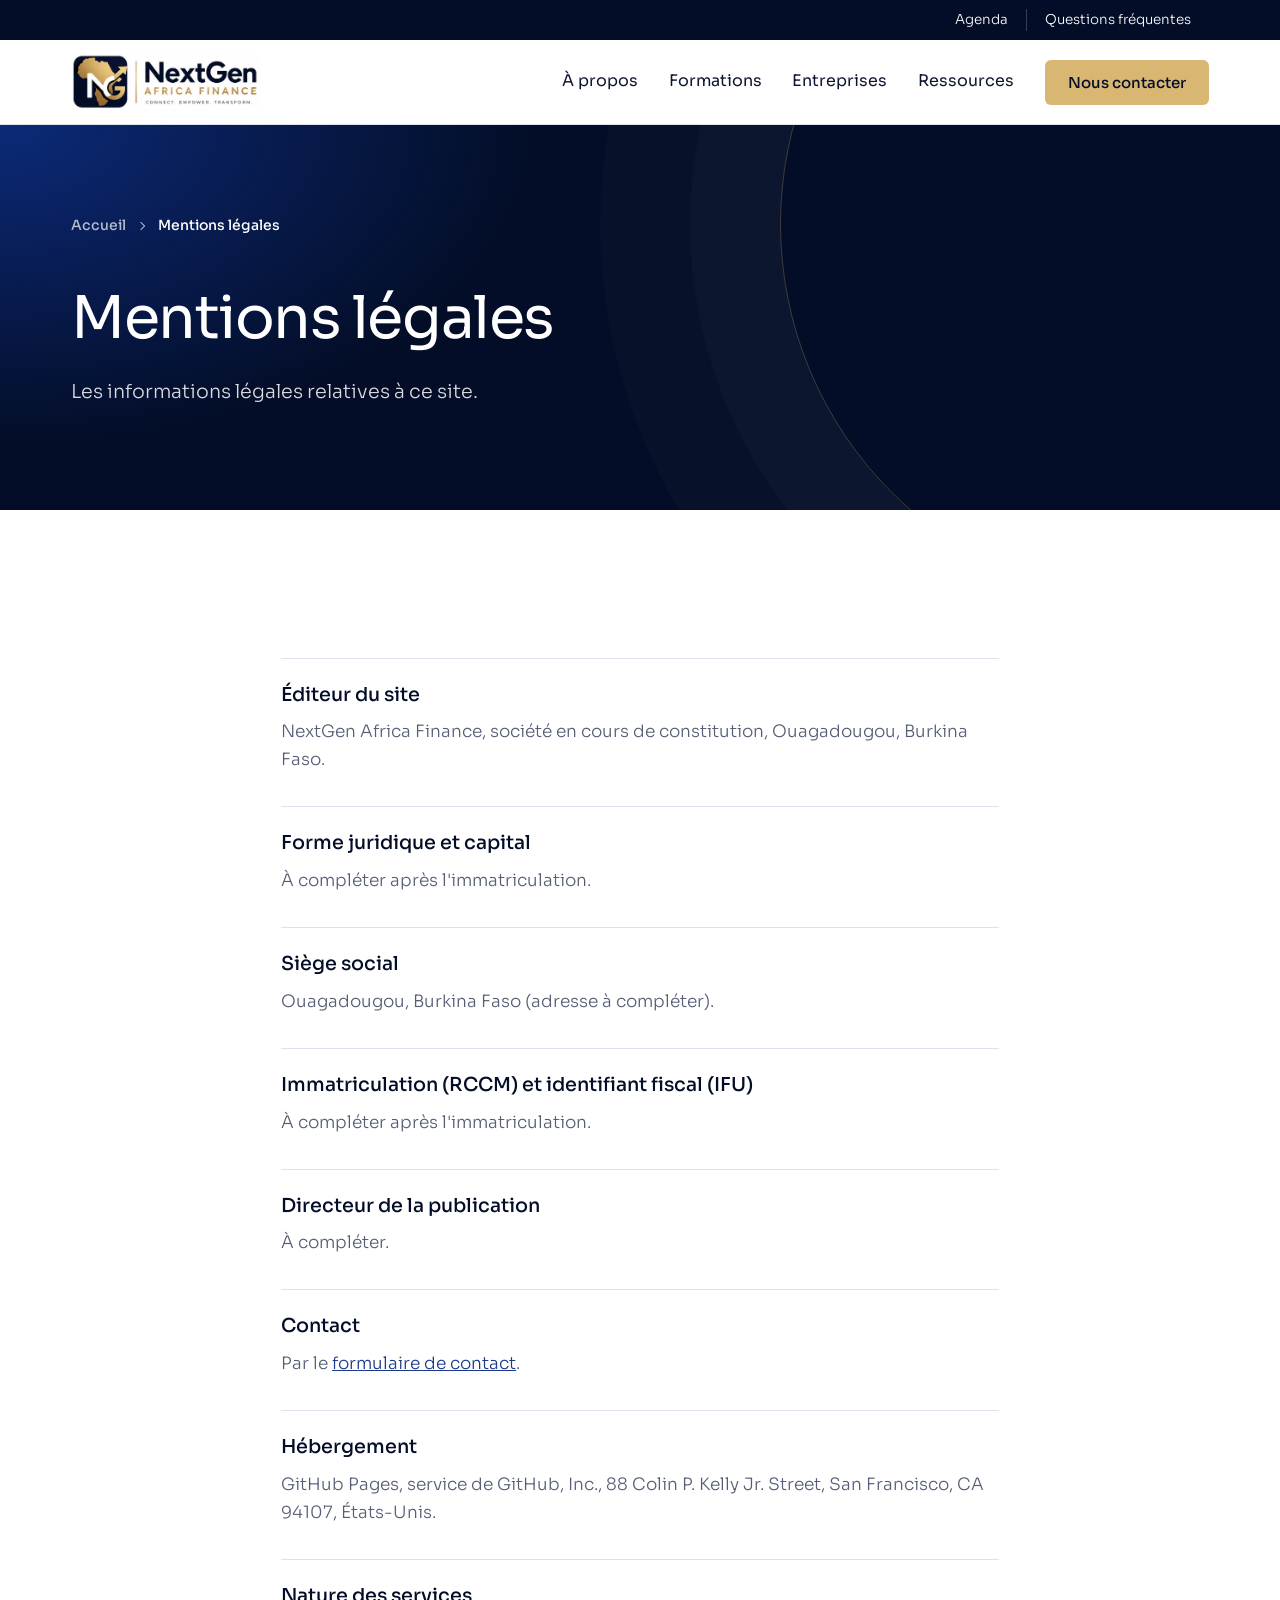
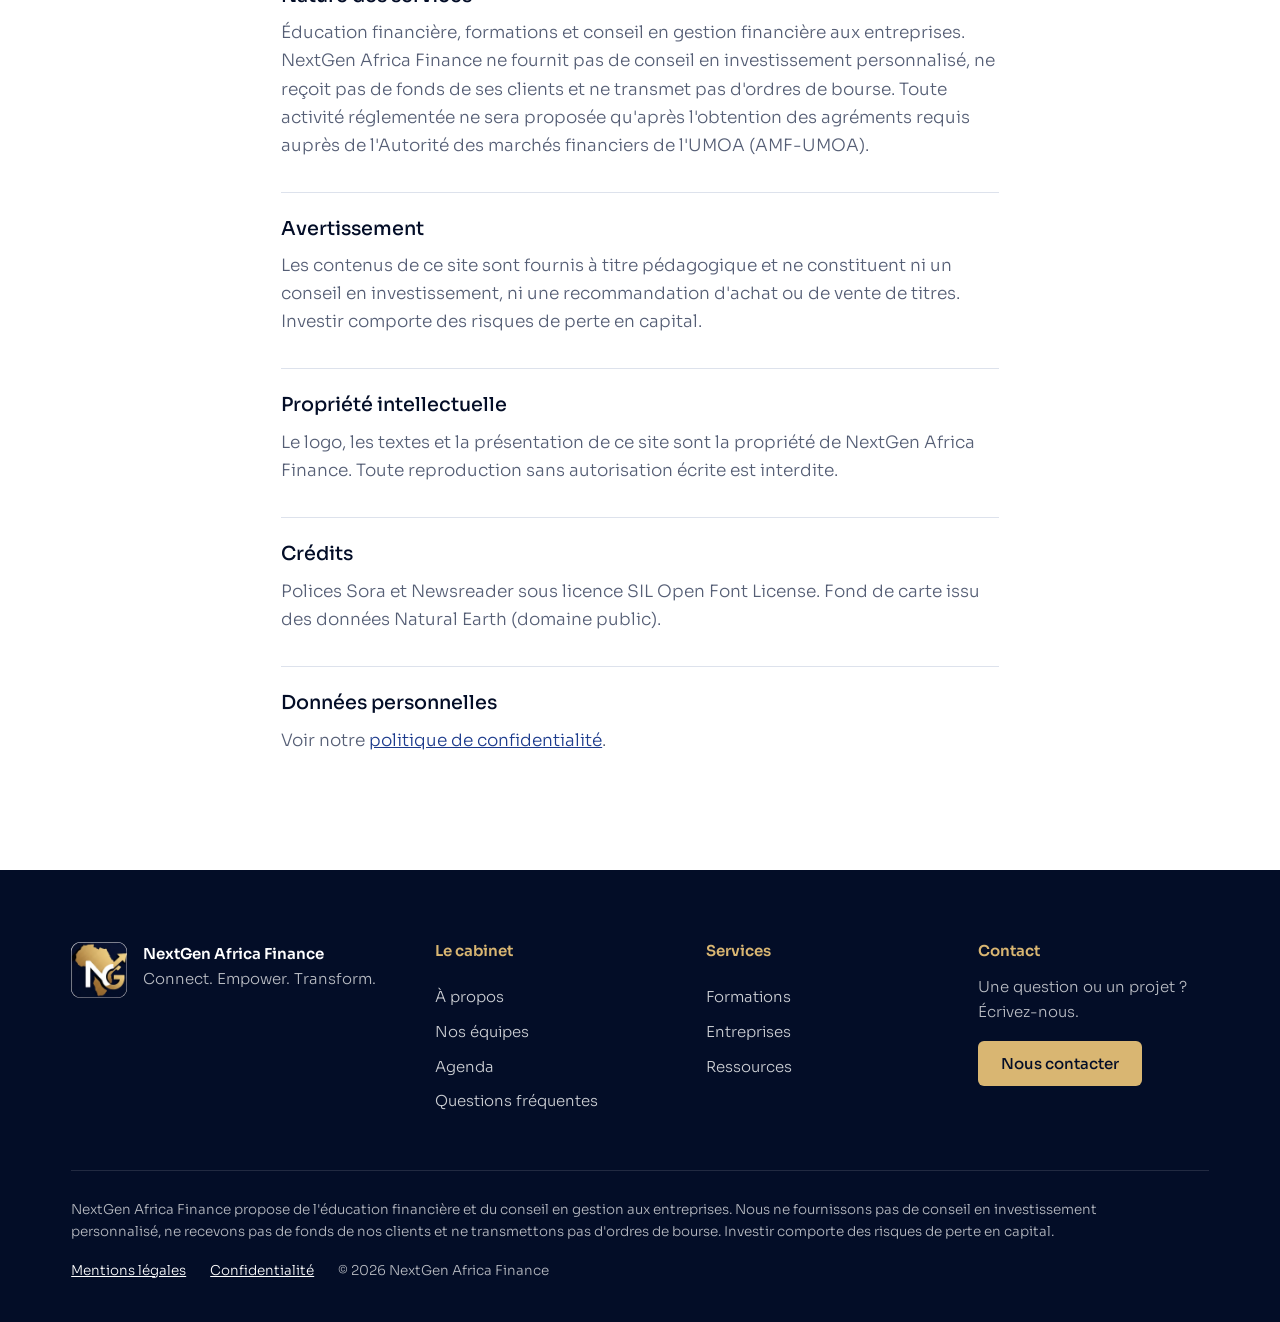
<file: mentions-legales.html>
<!doctype html>
<html lang="fr">
<head>
  <meta charset="utf-8">
  <meta name="viewport" content="width=device-width, initial-scale=1">
  <title>Mentions légales – NextGen Africa Finance</title>
  <meta name="description" content="Mentions légales du site NextGen Africa Finance.">
  <link rel="canonical" href="https://ishaqfadelalexouedraogo-afk.github.io/ngaf-site/mentions-legales.html">
  <meta name="theme-color" content="#030D27">
  <meta property="og:type" content="website">
  <meta property="og:locale" content="fr_FR">
  <meta property="og:site_name" content="NextGen Africa Finance">
  <meta property="og:title" content="Mentions légales – NextGen Africa Finance">
  <meta property="og:description" content="Mentions légales du site NextGen Africa Finance.">
  <meta property="og:url" content="https://ishaqfadelalexouedraogo-afk.github.io/ngaf-site/mentions-legales.html">
  <meta property="og:image" content="https://ishaqfadelalexouedraogo-afk.github.io/ngaf-site/assets/img/og-image.png">
  <meta name="twitter:card" content="summary_large_image">
  <link rel="icon" href="assets/img/favicon.png" type="image/png">
  <link rel="apple-touch-icon" href="assets/img/apple-touch-icon.png">
  <link rel="manifest" href="site.webmanifest">
  <link rel="preload" href="assets/fonts/sora-latin-400-normal.woff2" as="font" type="font/woff2" crossorigin>
  <link rel="stylesheet" href="assets/css/style.css">
</head>
<body>
<a class="skip-link" href="#contenu">Aller au contenu</a>

<header class="site-header">
  <div class="topbar">
    <div class="container topbar-inner">
      <nav aria-label="Liens rapides">
        <a href="agenda.html">Agenda</a>
        <a href="faq.html">Questions fréquentes</a>
        <a class="js-whatsapp" href="contact.html" hidden>WhatsApp</a>
      </nav>
    </div>
  </div>
  <div class="container nav">
    <a class="brand" href="index.html" aria-label="NextGen Africa Finance, retour à l'accueil">
      <img src="assets/img/logo-ngaf.png" alt="NextGen Africa Finance – Connect. Empower. Transform." width="880" height="270">
    </a>
    <button class="menu-toggle" aria-expanded="false" aria-controls="menu">
      <span class="menu-toggle-bars" aria-hidden="true"></span><span class="sr-only">Menu</span>
    </button>
    <nav id="menu" class="menu" aria-label="Navigation principale">
      <a href="a-propos.html">À propos</a>
      <a href="formations.html">Formations</a>
      <a href="entreprises.html">Entreprises</a>
      <a href="ressources.html">Ressources</a>
      <a class="btn btn-gold" href="contact.html">Nous contacter</a>
    </nav>
  </div>
</header>

<main id="contenu">
  <section class="page-hero">
    <div class="container">
      <nav class="breadcrumb" aria-label="Fil d'Ariane"><a href="index.html">Accueil</a><span aria-current="page">Mentions légales</span></nav>
      <h1>Mentions légales</h1>
      <p class="page-lead">Les informations légales relatives à ce site.</p>
    </div>
  </section>

  <section class="section">
    <div class="container legal">
      <dl>
        <dt>Éditeur du site</dt><dd>NextGen Africa Finance, société en cours de constitution, Ouagadougou, Burkina Faso.</dd>
        <dt>Forme juridique et capital</dt><dd>À compléter après l'immatriculation.</dd>
        <dt>Siège social</dt><dd>Ouagadougou, Burkina Faso (adresse à compléter).</dd>
        <dt>Immatriculation (RCCM) et identifiant fiscal (IFU)</dt><dd>À compléter après l'immatriculation.</dd>
        <dt>Directeur de la publication</dt><dd>À compléter.</dd>
        <dt>Contact</dt><dd>Par le <a href="contact.html">formulaire de contact</a>.</dd>
        <dt>Hébergement</dt><dd>GitHub Pages, service de GitHub, Inc., 88 Colin P. Kelly Jr. Street, San Francisco, CA 94107, États-Unis.</dd>
        <dt>Nature des services</dt><dd>Éducation financière, formations et conseil en gestion financière aux entreprises. NextGen Africa Finance ne fournit pas de conseil en investissement personnalisé, ne reçoit pas de fonds de ses clients et ne transmet pas d'ordres de bourse. Toute activité réglementée ne sera proposée qu'après l'obtention des agréments requis auprès de l'Autorité des marchés financiers de l'UMOA (AMF-UMOA).</dd>
        <dt>Avertissement</dt><dd>Les contenus de ce site sont fournis à titre pédagogique et ne constituent ni un conseil en investissement, ni une recommandation d'achat ou de vente de titres. Investir comporte des risques de perte en capital.</dd>
        <dt>Propriété intellectuelle</dt><dd>Le logo, les textes et la présentation de ce site sont la propriété de NextGen Africa Finance. Toute reproduction sans autorisation écrite est interdite.</dd>
        <dt>Crédits</dt><dd>Polices Sora et Newsreader sous licence SIL Open Font License. Fond de carte issu des données Natural Earth (domaine public).</dd>
        <dt>Données personnelles</dt><dd>Voir notre <a href="confidentialite.html">politique de confidentialité</a>.</dd>
      </dl>
    </div>
  </section>

</main>

<footer class="site-footer">
  <div class="container footer-grid">
    <div class="footer-brand">
      <img src="assets/img/logo-icon.png" alt="" width="56" height="56">
      <p><strong>NextGen Africa Finance</strong><br>Connect. Empower. Transform.</p>
    </div>
    <nav aria-label="Le cabinet">
      <h2>Le cabinet</h2>
      <a href="a-propos.html">À propos</a>
      <a href="a-propos.html#equipe">Nos équipes</a>
      <a href="agenda.html">Agenda</a>
      <a href="faq.html">Questions fréquentes</a>
    </nav>
    <nav aria-label="Nos services">
      <h2>Services</h2>
      <a href="formations.html">Formations</a>
      <a href="entreprises.html">Entreprises</a>
      <a href="ressources.html">Ressources</a>
    </nav>
    <div>
      <h2>Contact</h2>
      <p>Une question ou un projet&nbsp;? Écrivez-nous.</p>
      <a class="btn btn-gold" href="contact.html">Nous contacter</a>
    </div>
  </div>
  <div class="container footer-legal">
    <p class="disclaimer">NextGen Africa Finance propose de l'éducation financière et du conseil en gestion aux entreprises. Nous ne fournissons pas de conseil en investissement personnalisé, ne recevons pas de fonds de nos clients et ne transmettons pas d'ordres de bourse. Investir comporte des risques de perte en capital.</p>
    <p><a href="mentions-legales.html">Mentions légales</a><a href="confidentialite.html">Confidentialité</a><span>© <span id="year">2026</span> NextGen Africa Finance</span></p>
  </div>
</footer>

<script src="assets/js/main.js" defer></script>
</body>
</html>
</file>
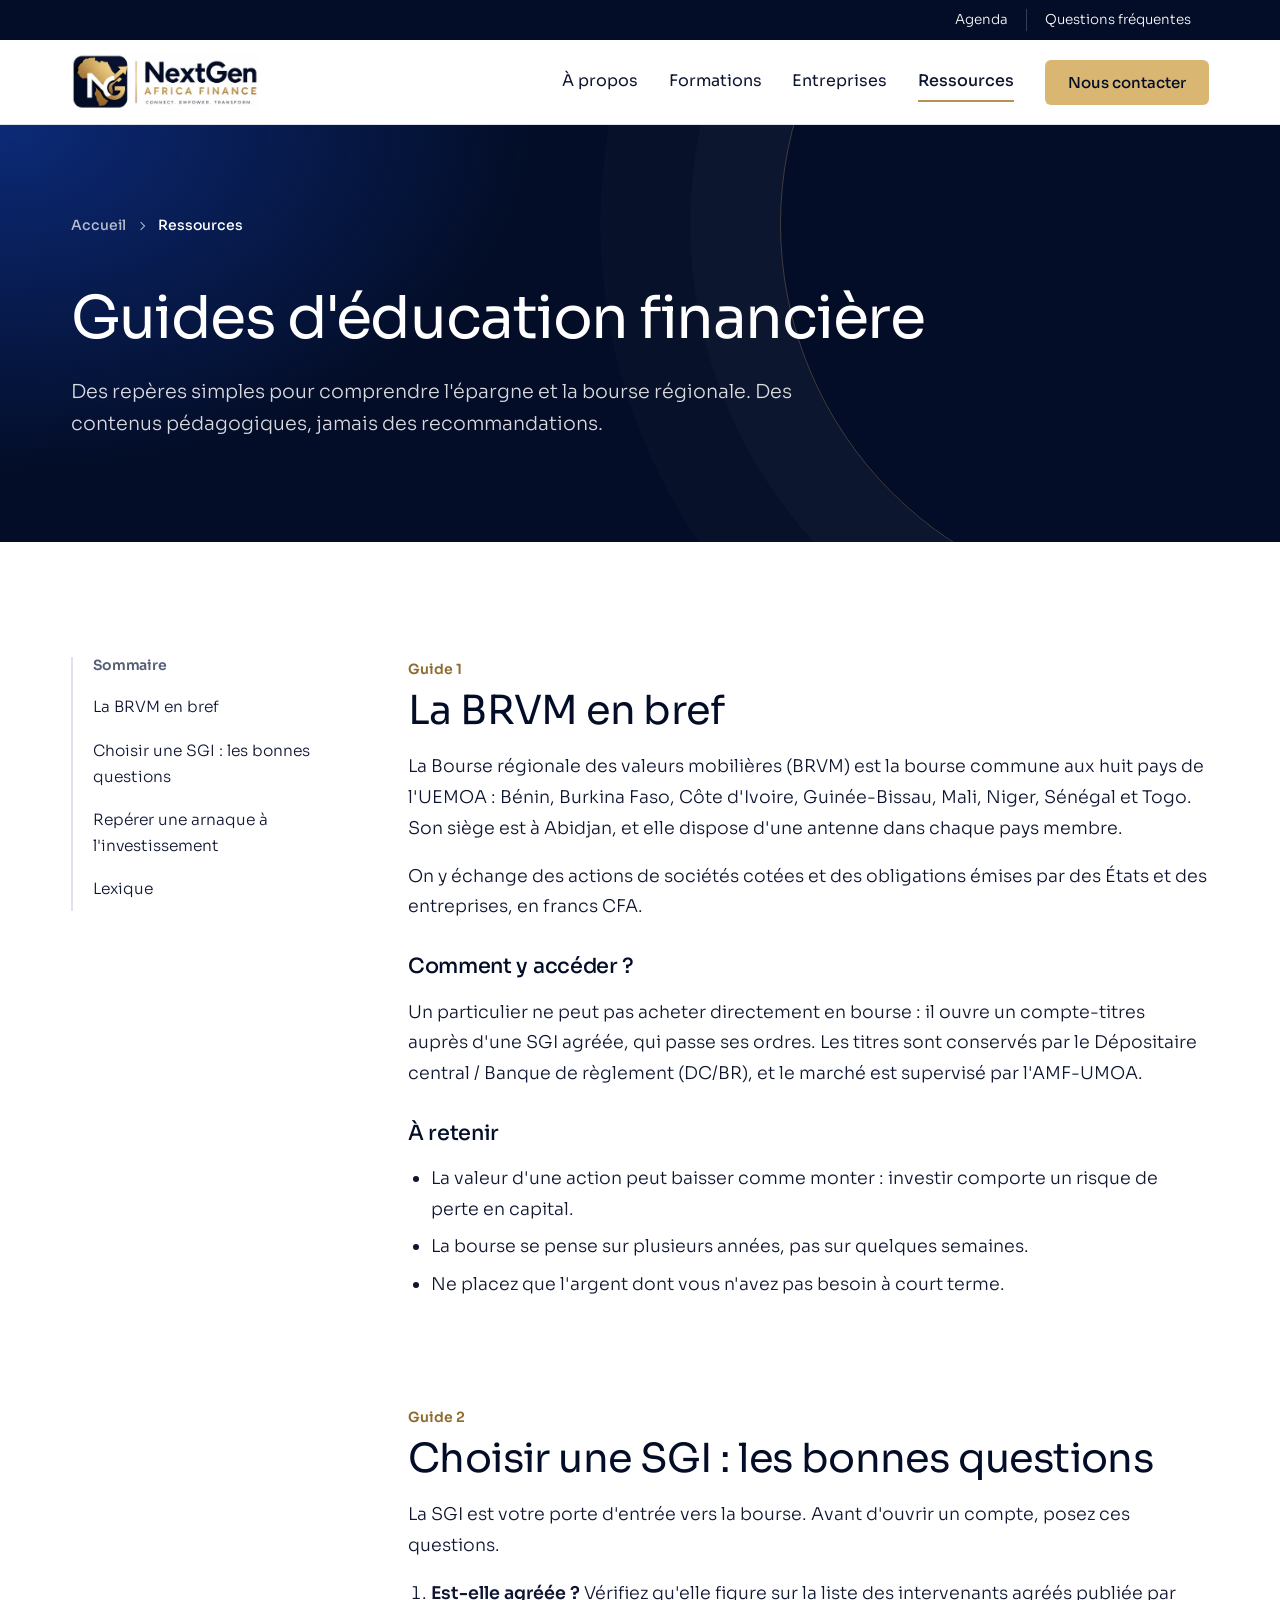
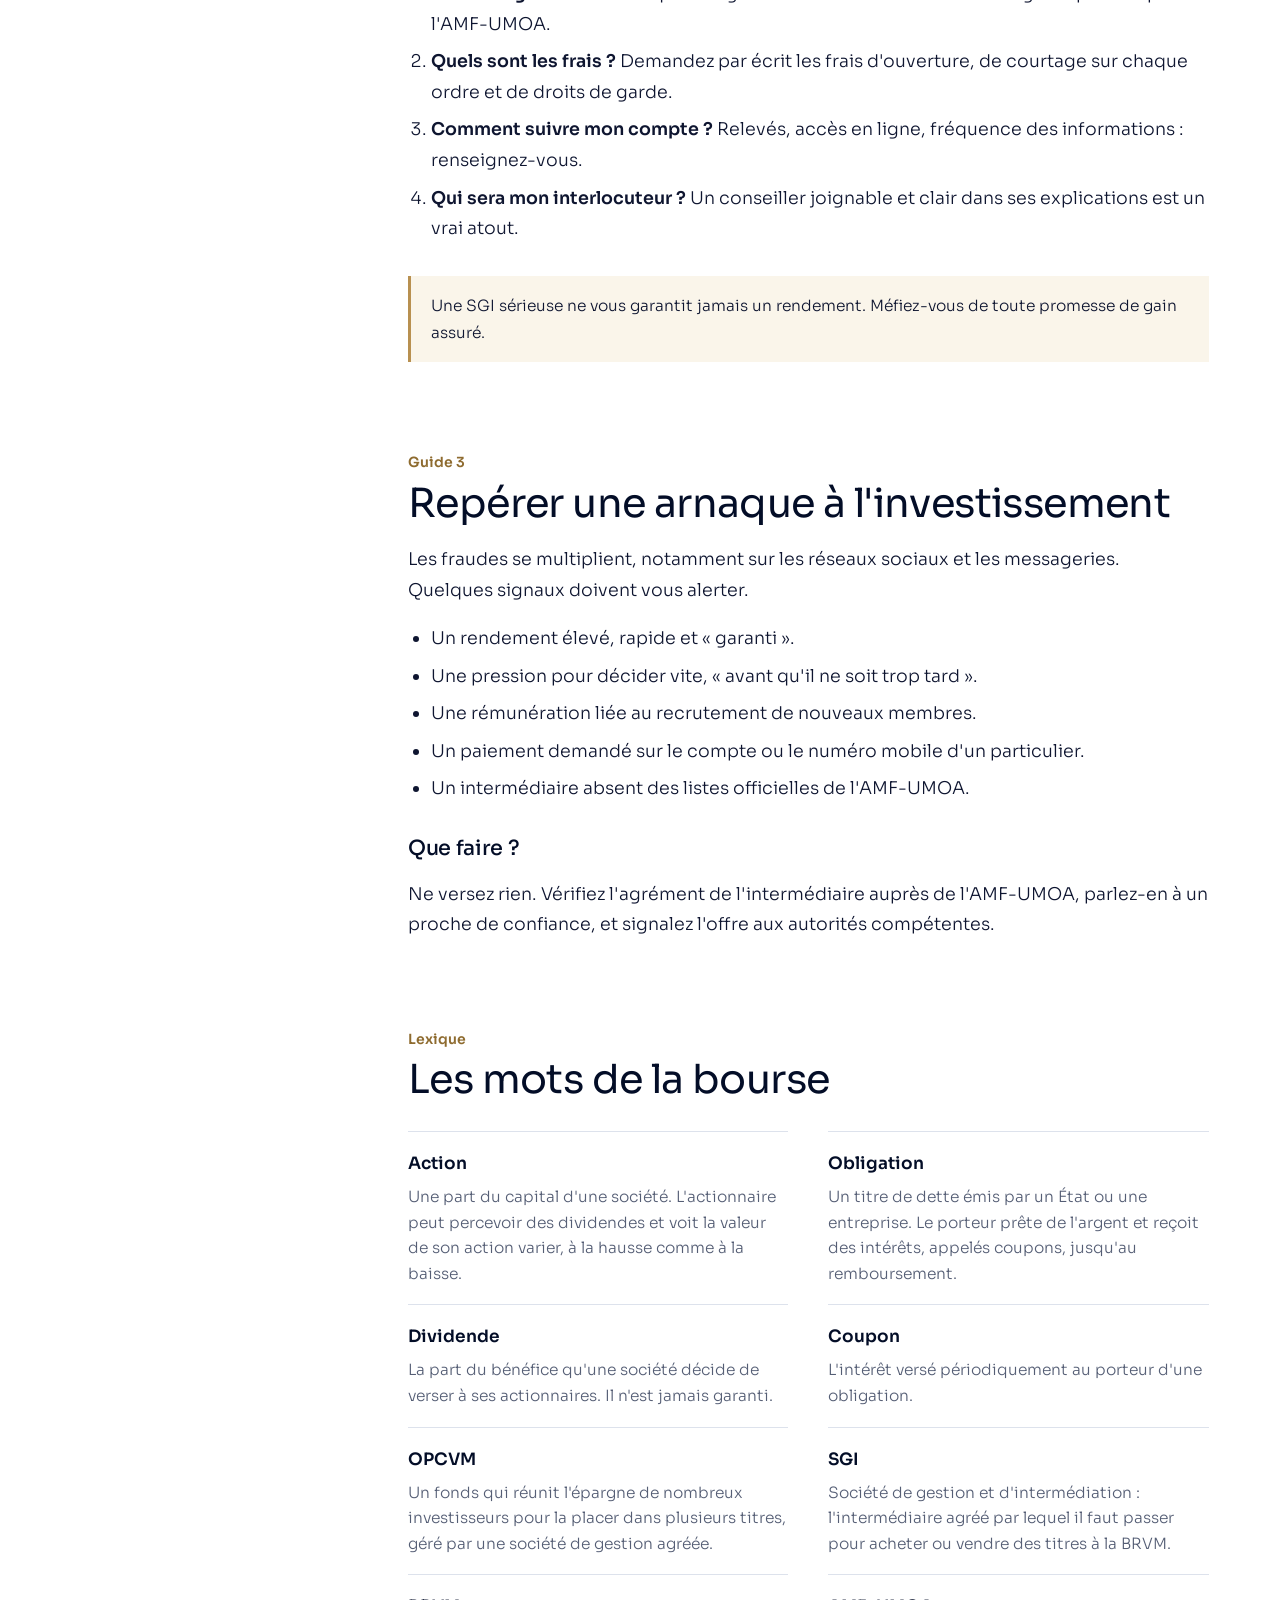
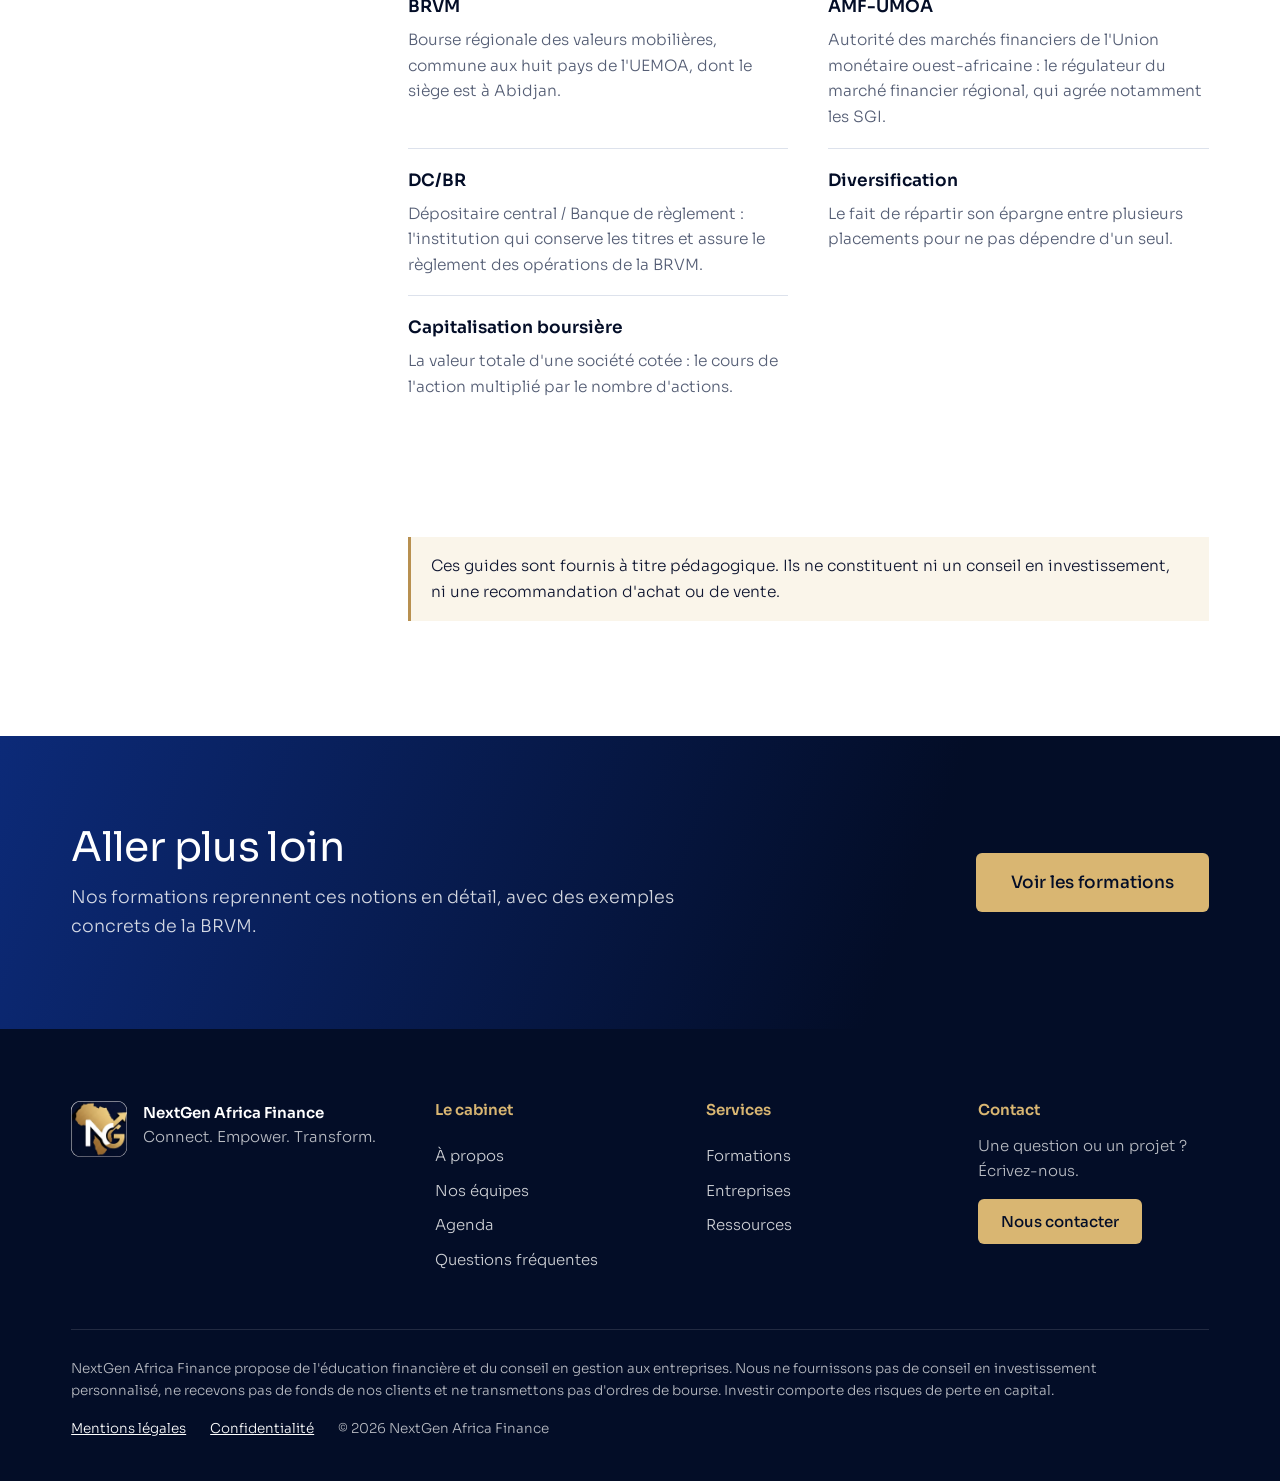
<file: ressources.html>
<!doctype html>
<html lang="fr">
<head>
  <meta charset="utf-8">
  <meta name="viewport" content="width=device-width, initial-scale=1">
  <title>Ressources – NextGen Africa Finance</title>
  <meta name="description" content="Guides d'éducation financière : la BRVM en bref, choisir une SGI, repérer une arnaque, lexique de la bourse.">
  <link rel="canonical" href="https://ishaqfadelalexouedraogo-afk.github.io/ngaf-site/ressources.html">
  <meta name="theme-color" content="#030D27">
  <meta property="og:type" content="website">
  <meta property="og:locale" content="fr_FR">
  <meta property="og:site_name" content="NextGen Africa Finance">
  <meta property="og:title" content="Ressources – NextGen Africa Finance">
  <meta property="og:description" content="Guides d'éducation financière : la BRVM en bref, choisir une SGI, repérer une arnaque, lexique de la bourse.">
  <meta property="og:url" content="https://ishaqfadelalexouedraogo-afk.github.io/ngaf-site/ressources.html">
  <meta property="og:image" content="https://ishaqfadelalexouedraogo-afk.github.io/ngaf-site/assets/img/og-image.png">
  <meta name="twitter:card" content="summary_large_image">
  <link rel="icon" href="assets/img/favicon.png" type="image/png">
  <link rel="apple-touch-icon" href="assets/img/apple-touch-icon.png">
  <link rel="manifest" href="site.webmanifest">
  <link rel="preload" href="assets/fonts/sora-latin-400-normal.woff2" as="font" type="font/woff2" crossorigin>
  <link rel="stylesheet" href="assets/css/style.css">
</head>
<body>
<a class="skip-link" href="#contenu">Aller au contenu</a>

<header class="site-header">
  <div class="topbar">
    <div class="container topbar-inner">
      <nav aria-label="Liens rapides">
        <a href="agenda.html">Agenda</a>
        <a href="faq.html">Questions fréquentes</a>
        <a class="js-whatsapp" href="contact.html" hidden>WhatsApp</a>
      </nav>
    </div>
  </div>
  <div class="container nav">
    <a class="brand" href="index.html" aria-label="NextGen Africa Finance, retour à l'accueil">
      <img src="assets/img/logo-ngaf.png" alt="NextGen Africa Finance – Connect. Empower. Transform." width="880" height="270">
    </a>
    <button class="menu-toggle" aria-expanded="false" aria-controls="menu">
      <span class="menu-toggle-bars" aria-hidden="true"></span><span class="sr-only">Menu</span>
    </button>
    <nav id="menu" class="menu" aria-label="Navigation principale">
      <a href="a-propos.html">À propos</a>
      <a href="formations.html">Formations</a>
      <a href="entreprises.html">Entreprises</a>
      <a href="ressources.html" aria-current="page">Ressources</a>
      <a class="btn btn-gold" href="contact.html">Nous contacter</a>
    </nav>
  </div>
</header>

<main id="contenu">
  <section class="page-hero">
    <div class="container">
      <nav class="breadcrumb" aria-label="Fil d'Ariane"><a href="index.html">Accueil</a><span aria-current="page">Ressources</span></nav>
      <h1>Guides d'éducation financière</h1>
      <p class="page-lead">Des repères simples pour comprendre l'épargne et la bourse régionale. Des contenus pédagogiques, jamais des recommandations.</p>
    </div>
  </section>

  <section class="section">
    <div class="container resources">
      <nav class="toc" aria-label="Sommaire des guides">
        <h2>Sommaire</h2>
        <a href="#brvm">La BRVM en bref</a>
        <a href="#choisir-sgi">Choisir une SGI&nbsp;: les bonnes questions</a>
        <a href="#arnaques">Repérer une arnaque à l'investissement</a>
        <a href="#lexique">Lexique</a>
      </nav>
      <div class="guides">
        <article class="guide prose" id="brvm">
          <p class="guide-kicker">Guide 1</p>
          <h2>La BRVM en bref</h2>
          <p>La Bourse régionale des valeurs mobilières (BRVM) est la bourse commune aux huit pays de l'UEMOA&nbsp;: Bénin, Burkina Faso, Côte d'Ivoire, Guinée-Bissau, Mali, Niger, Sénégal et Togo. Son siège est à Abidjan, et elle dispose d'une antenne dans chaque pays membre.</p>
          <p>On y échange des actions de sociétés cotées et des obligations émises par des États et des entreprises, en francs CFA.</p>
          <h3>Comment y accéder&nbsp;?</h3>
          <p>Un particulier ne peut pas acheter directement en bourse&nbsp;: il ouvre un compte-titres auprès d'une SGI agréée, qui passe ses ordres. Les titres sont conservés par le Dépositaire central / Banque de règlement (DC/BR), et le marché est supervisé par l'AMF-UMOA.</p>
          <h3>À retenir</h3>
          <ul>
            <li>La valeur d'une action peut baisser comme monter&nbsp;: investir comporte un risque de perte en capital.</li>
            <li>La bourse se pense sur plusieurs années, pas sur quelques semaines.</li>
            <li>Ne placez que l'argent dont vous n'avez pas besoin à court terme.</li>
          </ul>
        </article>

        <article class="guide prose" id="choisir-sgi">
          <p class="guide-kicker">Guide 2</p>
          <h2>Choisir une SGI&nbsp;: les bonnes questions</h2>
          <p>La SGI est votre porte d'entrée vers la bourse. Avant d'ouvrir un compte, posez ces questions.</p>
          <ol>
            <li><strong>Est-elle agréée&nbsp;?</strong> Vérifiez qu'elle figure sur la liste des intervenants agréés publiée par l'AMF-UMOA.</li>
            <li><strong>Quels sont les frais&nbsp;?</strong> Demandez par écrit les frais d'ouverture, de courtage sur chaque ordre et de droits de garde.</li>
            <li><strong>Comment suivre mon compte&nbsp;?</strong> Relevés, accès en ligne, fréquence des informations&nbsp;: renseignez-vous.</li>
            <li><strong>Qui sera mon interlocuteur&nbsp;?</strong> Un conseiller joignable et clair dans ses explications est un vrai atout.</li>
          </ol>
          <p class="notice">Une SGI sérieuse ne vous garantit jamais un rendement. Méfiez-vous de toute promesse de gain assuré.</p>
        </article>

        <article class="guide prose" id="arnaques">
          <p class="guide-kicker">Guide 3</p>
          <h2>Repérer une arnaque à l'investissement</h2>
          <p>Les fraudes se multiplient, notamment sur les réseaux sociaux et les messageries. Quelques signaux doivent vous alerter.</p>
          <ul>
            <li>Un rendement élevé, rapide et «&nbsp;garanti&nbsp;».</li>
            <li>Une pression pour décider vite, «&nbsp;avant qu'il ne soit trop tard&nbsp;».</li>
            <li>Une rémunération liée au recrutement de nouveaux membres.</li>
            <li>Un paiement demandé sur le compte ou le numéro mobile d'un particulier.</li>
            <li>Un intermédiaire absent des listes officielles de l'AMF-UMOA.</li>
          </ul>
          <h3>Que faire&nbsp;?</h3>
          <p>Ne versez rien. Vérifiez l'agrément de l'intermédiaire auprès de l'AMF-UMOA, parlez-en à un proche de confiance, et signalez l'offre aux autorités compétentes.</p>
        </article>

        <section class="guide" id="lexique" aria-labelledby="lexique-titre">
          <p class="guide-kicker">Lexique</p>
          <h2 id="lexique-titre">Les mots de la bourse</h2>
          <dl class="glossary">
            <div><dt>Action</dt><dd>Une part du capital d'une société. L'actionnaire peut percevoir des dividendes et voit la valeur de son action varier, à la hausse comme à la baisse.</dd></div>
            <div><dt>Obligation</dt><dd>Un titre de dette émis par un État ou une entreprise. Le porteur prête de l'argent et reçoit des intérêts, appelés coupons, jusqu'au remboursement.</dd></div>
            <div><dt>Dividende</dt><dd>La part du bénéfice qu'une société décide de verser à ses actionnaires. Il n'est jamais garanti.</dd></div>
            <div><dt>Coupon</dt><dd>L'intérêt versé périodiquement au porteur d'une obligation.</dd></div>
            <div><dt>OPCVM</dt><dd>Un fonds qui réunit l'épargne de nombreux investisseurs pour la placer dans plusieurs titres, géré par une société de gestion agréée.</dd></div>
            <div><dt>SGI</dt><dd>Société de gestion et d'intermédiation&nbsp;: l'intermédiaire agréé par lequel il faut passer pour acheter ou vendre des titres à la BRVM.</dd></div>
            <div><dt>BRVM</dt><dd>Bourse régionale des valeurs mobilières, commune aux huit pays de l'UEMOA, dont le siège est à Abidjan.</dd></div>
            <div><dt>AMF-UMOA</dt><dd>Autorité des marchés financiers de l'Union monétaire ouest-africaine&nbsp;: le régulateur du marché financier régional, qui agrée notamment les SGI.</dd></div>
            <div><dt>DC/BR</dt><dd>Dépositaire central / Banque de règlement&nbsp;: l'institution qui conserve les titres et assure le règlement des opérations de la BRVM.</dd></div>
            <div><dt>Diversification</dt><dd>Le fait de répartir son épargne entre plusieurs placements pour ne pas dépendre d'un seul.</dd></div>
            <div><dt>Capitalisation boursière</dt><dd>La valeur totale d'une société cotée&nbsp;: le cours de l'action multiplié par le nombre d'actions.</dd></div>
          </dl>
        </section>
        <p class="notice">Ces guides sont fournis à titre pédagogique. Ils ne constituent ni un conseil en investissement, ni une recommandation d'achat ou de vente.</p>
      </div>
    </div>
  </section>
  <section class="cta-band">
    <div class="container cta-inner">
      <div>
        <h2>Aller plus loin</h2>
        <p>Nos formations reprennent ces notions en détail, avec des exemples concrets de la BRVM.</p>
      </div>
      <div class="cta-actions">
        <a class="btn btn-gold btn-lg" href="formations.html">Voir les formations</a>
      </div>
    </div>
  </section>

</main>

<footer class="site-footer">
  <div class="container footer-grid">
    <div class="footer-brand">
      <img src="assets/img/logo-icon.png" alt="" width="56" height="56">
      <p><strong>NextGen Africa Finance</strong><br>Connect. Empower. Transform.</p>
    </div>
    <nav aria-label="Le cabinet">
      <h2>Le cabinet</h2>
      <a href="a-propos.html">À propos</a>
      <a href="a-propos.html#equipe">Nos équipes</a>
      <a href="agenda.html">Agenda</a>
      <a href="faq.html">Questions fréquentes</a>
    </nav>
    <nav aria-label="Nos services">
      <h2>Services</h2>
      <a href="formations.html">Formations</a>
      <a href="entreprises.html">Entreprises</a>
      <a href="ressources.html">Ressources</a>
    </nav>
    <div>
      <h2>Contact</h2>
      <p>Une question ou un projet&nbsp;? Écrivez-nous.</p>
      <a class="btn btn-gold" href="contact.html">Nous contacter</a>
    </div>
  </div>
  <div class="container footer-legal">
    <p class="disclaimer">NextGen Africa Finance propose de l'éducation financière et du conseil en gestion aux entreprises. Nous ne fournissons pas de conseil en investissement personnalisé, ne recevons pas de fonds de nos clients et ne transmettons pas d'ordres de bourse. Investir comporte des risques de perte en capital.</p>
    <p><a href="mentions-legales.html">Mentions légales</a><a href="confidentialite.html">Confidentialité</a><span>© <span id="year">2026</span> NextGen Africa Finance</span></p>
  </div>
</footer>

<script src="assets/js/main.js" defer></script>
</body>
</html>
</file>
<file: assets/css/style.css>
/* Next Gen Africa Finance — feuille de style
   Couleurs tirées du logo : bleu nuit #030D27 et or #B89050 */
@font-face { font-family: "Sora"; font-style: normal; font-weight: 300; font-display: swap; src: url("../fonts/sora-latin-300-normal.woff2") format("woff2"); }
@font-face { font-family: "Sora"; font-style: normal; font-weight: 400; font-display: swap; src: url("../fonts/sora-latin-400-normal.woff2") format("woff2"); }
@font-face { font-family: "Sora"; font-style: normal; font-weight: 500; font-display: swap; src: url("../fonts/sora-latin-500-normal.woff2") format("woff2"); }
@font-face { font-family: "Sora"; font-style: normal; font-weight: 600; font-display: swap; src: url("../fonts/sora-latin-600-normal.woff2") format("woff2"); }
@font-face { font-family: "Newsreader"; font-style: normal; font-weight: 400; font-display: swap; src: url("../fonts/newsreader-latin-400-normal.woff2") format("woff2"); }
@font-face { font-family: "Newsreader"; font-style: normal; font-weight: 500; font-display: swap; src: url("../fonts/newsreader-latin-500-normal.woff2") format("woff2"); }

:root {
  --navy-950: #030D27;
  --navy-900: #071A4A;
  --navy-800: #0C2A78;
  --royal: #1B3A8C;
  --gold: #B89050;
  --gold-light: #D9B672;
  --gold-dark: #8E6B2F;
  --ink: #0E1530;
  --muted: #555E75;
  --line: #DDE2EC;
  --mist: #F1F3F7;
  --white: #FFFFFF;
  --sans: "Sora", "Segoe UI", system-ui, sans-serif;
  --serif: "Newsreader", Georgia, "Times New Roman", serif;
  --max: 1240px;
  --gutter: clamp(20px, 4vw, 56px);
}

*, *::before, *::after { box-sizing: border-box; }
html { scroll-behavior: smooth; scroll-padding-top: 96px; }
body {
  margin: 0;
  font-family: var(--sans);
  font-weight: 300;
  color: var(--ink);
  background: var(--white);
  font-size: 17px;
  line-height: 1.65;
  -webkit-font-smoothing: antialiased;
}
img { max-width: 100%; height: auto; display: block; }
a { color: var(--royal); }
h1, h2, h3 { font-weight: 400; line-height: 1.15; margin: 0; letter-spacing: -0.015em; }
p { margin: 0; }
:focus-visible { outline: 3px solid var(--gold-light); outline-offset: 3px; }
[hidden] { display: none !important; }
.sr-only { position: absolute; width: 1px; height: 1px; overflow: hidden; clip: rect(0 0 0 0); white-space: nowrap; }
.skip-link { position: absolute; left: 16px; top: -60px; z-index: 100; background: var(--gold); color: var(--navy-950); padding: 10px 16px; font-weight: 600; }
.skip-link:focus { top: 12px; }

.container { width: 100%; max-width: var(--max); margin: 0 auto; padding: 0 var(--gutter); }
.section { padding: clamp(72px, 9vw, 128px) 0; }

/* ---------- Boutons ---------- */
.btn {
  display: inline-flex; align-items: center; justify-content: center;
  font: 500 15px/1 var(--sans);
  padding: 14px 22px; border-radius: 6px; border: 1.5px solid transparent;
  text-decoration: none; cursor: pointer; transition: background .2s, color .2s, border-color .2s;
}
.btn-lg { font-size: 17px; padding: 20px 34px; }
.btn-gold { background: var(--gold-light); color: var(--navy-950); }
.btn-gold:hover { background: var(--gold); }
.btn-line { color: var(--white); border-color: rgba(255,255,255,.55); }
.btn-line:hover { background: rgba(255,255,255,.1); border-color: var(--white); }
.btn-outline { background: transparent; color: var(--royal); border: 1.5px solid var(--royal); border-radius: 0; padding: 18px 34px; font-size: 17px; }
.btn-outline:hover { background: var(--royal); color: var(--white); }

/* ---------- En-tête ---------- */
.site-header { position: sticky; top: 0; z-index: 50; background: var(--white); box-shadow: 0 1px 0 var(--line); }
.topbar { background: var(--navy-950); color: rgba(255,255,255,.75); font-size: 13.5px; }
.topbar-inner { display: flex; justify-content: flex-end; align-items: center; min-height: 40px; }
.topbar nav { display: flex; }
.topbar a { color: var(--white); text-decoration: none; padding: 0 18px; border-left: 1px solid rgba(255,255,255,.2); }
.topbar a:first-child { border-left: 0; }
.topbar a:last-child { padding-right: 0; }
.topbar a:hover { color: var(--gold-light); }
.nav { display: flex; align-items: center; justify-content: space-between; min-height: 84px; gap: 24px; }
.brand img { width: auto; height: 58px; }
.menu { display: flex; align-items: center; gap: clamp(18px, 2.4vw, 36px); }
.menu a:not(.btn) { color: var(--ink); text-decoration: none; font-weight: 400; font-size: 16px; padding: 6px 0; border-bottom: 2px solid transparent; }
.menu a:not(.btn):hover { border-bottom-color: var(--gold); }
.menu-toggle { display: none; background: none; border: 0; padding: 12px; cursor: pointer; }
.menu-toggle-bars, .menu-toggle-bars::before, .menu-toggle-bars::after {
  display: block; width: 24px; height: 2px; background: var(--navy-950); position: relative; transition: transform .2s;
}
.menu-toggle-bars::before, .menu-toggle-bars::after { content: ""; position: absolute; left: 0; }
.menu-toggle-bars::before { top: -7px; }
.menu-toggle-bars::after { top: 7px; }
.menu-toggle[aria-expanded="true"] .menu-toggle-bars { background: transparent; }
.menu-toggle[aria-expanded="true"] .menu-toggle-bars::before { transform: translateY(7px) rotate(45deg); }
.menu-toggle[aria-expanded="true"] .menu-toggle-bars::after { transform: translateY(-7px) rotate(-45deg); }

/* ---------- Bandeau d'accueil ---------- */
.hero {
  position: relative; overflow: hidden; color: var(--white);
  background:
    radial-gradient(ellipse 70% 90% at 0% 0%, var(--navy-800) 0%, transparent 70%),
    radial-gradient(ellipse 60% 80% at 85% 60%, #10275F 0%, transparent 70%),
    var(--navy-950);
  min-height: min(760px, 86vh);
  display: flex; align-items: center;
}
.hero-inner { position: relative; display: grid; grid-template-columns: minmax(0, 1.12fr) minmax(0, .88fr); gap: clamp(24px, 4vw, 64px); align-items: center; padding-top: 72px; padding-bottom: 88px; }
.hero h1 { font-size: clamp(2.1rem, 3.6vw, 3.25rem); max-width: 20ch; letter-spacing: -0.025em; line-height: 1.08; }
.hero-lead { font-size: clamp(1.05rem, 1.6vw, 1.35rem); max-width: 36em; margin-top: 32px; color: rgba(255,255,255,.88); }
.hero-cta { display: flex; flex-wrap: wrap; gap: 16px; margin-top: 44px; }
@media (prefers-reduced-motion: no-preference) {
  .hero-text > * { animation: rise .9s cubic-bezier(.2,.7,.2,1) both; }
  .hero-text > :nth-child(2) { animation-delay: .1s; }
  .hero-text > :nth-child(3) { animation-delay: .22s; }
  .hero-figure { animation: fade 1.4s .2s ease both; }
  .pulse { animation: pulse 2.8s ease-out infinite; transform-box: fill-box; transform-origin: center; }
  @keyframes fade { from { opacity: 0; } }
  @keyframes pulse { from { transform: scale(1); opacity: .9; } to { transform: scale(4.5); opacity: 0; } }
  @keyframes rise { from { opacity: 0; transform: translateY(18px); } }
}

/* Carte de l'Afrique */
.hero-figure { margin: 0; position: relative; }
.hero-map { width: 100%; height: auto; max-height: 640px; overflow: visible; display: block; }
.map-rings circle { fill: none; stroke: rgba(255,255,255,.09); stroke-width: 1.2; }
.map-rings circle:nth-child(3), .map-rings circle:nth-child(6) { stroke: rgba(217,182,114,.3); }
.hero-map .land { fill: url(#map-land); stroke: rgba(255,255,255,.16); stroke-width: 1; stroke-linejoin: round; }
.hero-map .uemoa { fill: #8E6B2F; stroke: rgba(3,13,39,.6); stroke-width: 1; stroke-linejoin: round; transition: fill .2s; }
.hero-map .uemoa:hover { fill: #B89050; }
.hero-map .uemoa.bf { fill: #F6E2B2; stroke: #FCEFCD; stroke-width: 2; }
.hero-map .uemoa.ci { fill: #D9B672; stroke: #E8C887; stroke-width: 2; }
.hero-map .link { fill: none; stroke: #fff; stroke-width: 1.6; stroke-dasharray: 4 5; opacity: .8; }
.hero-map .city { fill: #fff; stroke: var(--navy-950); stroke-width: 1.5; }
.hero-map .hub { fill: var(--navy-950); stroke: #fff; stroke-width: 3; }
.hero-map .pulse { fill: none; stroke: #fff; stroke-width: 1.5; }
.map-legend { display: flex; flex-wrap: wrap; gap: 8px 24px; justify-content: center; margin-top: 12px; font-size: 13.5px; color: rgba(255,255,255,.78); }
.map-legend span { display: inline-flex; align-items: center; gap: 8px; }
.key { display: inline-block; width: 12px; height: 12px; }
.key-uemoa { background: #8E6B2F; border-radius: 2px; }
.key-bf { background: #F6E2B2; border-radius: 2px; box-shadow: 0 0 10px rgba(246,226,178,.7); }
.key-ci { background: #D9B672; border-radius: 2px; box-shadow: 0 0 8px rgba(217,182,114,.6); }
.key-hub { border-radius: 50%; border: 2.5px solid #fff; background: var(--navy-950); }

/* ---------- Approche ---------- */
.intro { border-top: 6px solid var(--navy-800); padding-bottom: 0; }
.intro-grid { display: grid; grid-template-columns: 1fr 1fr; gap: clamp(40px, 7vw, 110px); padding-left: clamp(0px, 4vw, 72px); padding-right: clamp(0px, 4vw, 72px); }
.icon-xl { width: 84px; height: 84px; margin-bottom: 26px; }
.intro-item h2 { font-size: clamp(1.6rem, 2.6vw, 2.25rem); color: var(--navy-950); margin-bottom: 20px; }
.intro-item p { color: var(--navy-900); font-size: 18px; line-height: 1.75; }
.statement { margin-top: clamp(64px, 8vw, 110px); padding-bottom: clamp(72px, 9vw, 128px); }
.statement::before { content: ""; display: block; border-top: 1px solid var(--line); margin-bottom: clamp(40px, 5vw, 56px); }
.statement h2 { font-size: clamp(2rem, 4.2vw, 3.4rem); color: var(--royal); max-width: 22ch; }
.statement > p { font-size: clamp(1.05rem, 1.5vw, 1.3rem); max-width: 50em; margin-top: 24px; color: var(--ink); }
.facts { display: grid; grid-template-columns: repeat(4, 1fr); margin: 56px 0 0; border-top: 1px solid var(--line); }
.facts div { padding: 28px 24px 0 0; }
.facts div + div { padding-left: 24px; border-left: 1px solid var(--line); }
.facts dt { font-family: var(--serif); font-size: clamp(2.4rem, 4vw, 3.4rem); color: var(--gold-dark); line-height: 1; }
.facts dd { margin: 10px 0 0; color: var(--muted); font-size: 15px; }

/* ---------- En-têtes de section ---------- */
.section-head { max-width: 46em; margin-bottom: clamp(40px, 5vw, 64px); }
.section-head h2 { font-size: clamp(2rem, 3.8vw, 3rem); color: var(--navy-950); }
.section-head p { margin-top: 14px; font-size: 18px; color: var(--muted); }
.section-head-center { text-align: center; margin-left: auto; margin-right: auto; }

/* ---------- Services ---------- */
.services { background: var(--mist); }
.service-grid { display: grid; grid-template-columns: repeat(3, 1fr); border-top: 1px solid #CDD3E0; }
.service { padding: 40px 36px 44px 0; border-bottom: 1px solid #CDD3E0; }
.service:not(:nth-child(3n+1)) { padding-left: 36px; border-left: 1px solid #CDD3E0; }
.service svg { width: 40px; height: 40px; fill: none; stroke: var(--royal); stroke-width: 1.8; stroke-linecap: round; stroke-linejoin: round; margin-bottom: 22px; }
.service h3 { font-size: 1.3rem; font-weight: 500; color: var(--navy-950); margin-bottom: 12px; display: flex; flex-wrap: wrap; align-items: center; gap: 10px; }
.service p { color: var(--muted); font-size: 16px; }
.service-soon svg { stroke: var(--gold-dark); }
.badge { font-size: 12px; font-weight: 600; color: var(--gold-dark); background: #F4EAD6; padding: 4px 10px; border-radius: 999px; letter-spacing: .02em; }

/* ---------- Parcours ---------- */
.steps { list-style: none; margin: 0; padding: 0; display: grid; grid-template-columns: repeat(4, 1fr); gap: 32px; counter-reset: step; }
.steps li { counter-increment: step; position: relative; padding-top: 72px; }
.steps li::before {
  content: counter(step); position: absolute; top: 0; left: 0; width: 48px; height: 48px; border-radius: 50%;
  display: grid; place-items: center; font: 500 18px var(--sans); color: var(--navy-950); background: var(--gold-light);
}
.steps li:not(:last-child)::after { content: ""; position: absolute; top: 24px; left: 64px; right: -16px; height: 1px; background: linear-gradient(90deg, var(--gold), var(--line)); }
.steps h3 { font-size: 1.35rem; color: var(--navy-950); margin-bottom: 10px; font-weight: 500; }
.steps p { color: var(--muted); font-size: 16px; }

/* ---------- Ce qui nous distingue ---------- */
.commitments { background: var(--navy-950); color: var(--white); position: relative; overflow: hidden; }
.commitments::before { content: ""; position: absolute; width: 900px; height: 900px; right: -380px; top: -300px; border-radius: 50%; border: 1px solid rgba(217,182,114,.25); box-shadow: 0 0 0 80px rgba(255,255,255,.015), 0 0 0 160px rgba(255,255,255,.012); }
.commit-grid { position: relative; display: grid; grid-template-columns: 1fr 2fr; gap: clamp(40px, 6vw, 96px); }
.commit-grid > h2 { font-size: clamp(2rem, 3.8vw, 3rem); max-width: 10ch; }
.commit-list { display: grid; grid-template-columns: 1fr 1fr; gap: 48px 56px; }
.commit-list h3 { font-size: 1.3rem; font-weight: 500; color: var(--gold-light); margin-bottom: 10px; padding-top: 18px; border-top: 1px solid rgba(255,255,255,.18); }
.commit-list p { color: rgba(255,255,255,.78); }

/* ---------- Équipe ---------- */
.team { background: var(--mist); }
.team .section-head h2 { font-size: 15px; font-weight: 600; letter-spacing: .14em; text-transform: uppercase; }
.team-grid { display: grid; grid-template-columns: repeat(4, 1fr); gap: 6px; max-width: 1540px; margin: 0 auto; }
.member { background: var(--white); text-align: center; padding: 44px 26px 48px; display: flex; flex-direction: column; align-items: center; transition: box-shadow .25s; }
.member:hover { box-shadow: 0 18px 40px rgba(3,13,39,.12); position: relative; z-index: 1; }
.member[hidden] { display: none; }
.avatar {
  width: 168px; height: 168px; border-radius: 50%; object-fit: cover; margin-bottom: 32px;
  display: grid; place-items: center; font: 400 54px var(--serif); color: var(--gold-light);
  background: radial-gradient(circle at 30% 25%, var(--navy-800), var(--navy-950) 70%);
  box-shadow: inset 0 0 0 1px rgba(217,182,114,.35);
}
.member h3 { font-family: var(--serif); font-size: clamp(1.45rem, 1.9vw, 1.8rem); font-weight: 500; color: #000; }
.member-role { font-weight: 600; font-size: 16px; margin-top: 14px; padding-bottom: 14px; position: relative; }
.member-role::after { content: ""; position: absolute; bottom: 0; left: 50%; width: 56px; height: 1px; background: var(--line); transform: translateX(-50%); }
.member-bio { color: var(--muted); font-size: 15.5px; margin-top: 16px; padding-top: 16px; max-width: 34ch; position: relative; }
.member-bio::before { content: ""; position: absolute; top: 0; left: 50%; width: 56px; height: 1px; background: var(--line); transform: translateX(-50%); }
.member-role + .member-bio::before { display: none; }
.team-more { text-align: center; margin-top: 48px; }

/* ---------- Agenda ---------- */
.agenda-grid { display: grid; grid-template-columns: 1fr 2fr; gap: 48px; align-items: start; }
.event { display: grid; grid-template-columns: auto 1fr; gap: 36px; padding: 40px; border: 1px solid var(--line); border-left: 4px solid var(--gold); }
.event-date { font-family: var(--serif); font-size: 3rem; line-height: 1; color: var(--navy-950); }
.event-date span { display: block; font-family: var(--sans); font-size: 15px; font-weight: 500; color: var(--gold-dark); margin-bottom: 8px; }
.event h3 { font-size: 1.5rem; color: var(--navy-950); margin-bottom: 10px; }
.event p { color: var(--muted); }
.text-link { display: inline-block; margin-top: 18px; font-weight: 500; color: var(--royal); text-underline-offset: 5px; }

/* ---------- Contact ---------- */
.contact-grid { display: grid; grid-template-columns: 1fr 1.25fr; gap: clamp(40px, 6vw, 96px); align-items: start; }
.contact-intro h2 { font-size: clamp(1.9rem, 3.4vw, 2.6rem); color: var(--navy-950); }
.contact-intro > p { margin-top: 18px; color: var(--muted); font-size: 17.5px; }
.contact-list { list-style: none; padding: 0; margin: 36px 0 0; }
.contact-list li { display: grid; grid-template-columns: 110px 1fr; padding: 16px 0; border-top: 1px solid var(--line); }
.contact-list li:last-child { border-bottom: 1px solid var(--line); }
.contact-list span { color: var(--gold-dark); font-weight: 500; font-size: 15px; }
.contact-list a { color: var(--royal); }
.form { background: var(--mist); color: var(--ink); padding: clamp(28px, 4vw, 48px); border-radius: 4px; border-top: 4px solid var(--gold); display: grid; gap: 20px; }
.form-row { display: grid; grid-template-columns: 1fr 1fr; gap: 20px; }
.form label { display: grid; gap: 8px; font-weight: 500; font-size: 14.5px; color: var(--navy-950); }
.form input, .form select, .form textarea {
  font: 300 16px var(--sans); color: var(--ink); padding: 14px 16px; border: 1px solid #C9D0DE; border-radius: 4px; background: var(--white); width: 100%;
}
.form input:focus, .form select:focus, .form textarea:focus { outline: none; border-color: var(--royal); box-shadow: 0 0 0 3px rgba(27,58,140,.15); }
.form .btn { justify-self: start; }
.form-note { font-size: 13.5px; color: var(--muted); }
.form-error { color: #B42318; font-size: 15px; font-weight: 500; }

/* ---------- Pied de page ---------- */
.site-footer { background: var(--navy-950); color: rgba(255,255,255,.72); font-size: 15px; padding-top: 72px; }
.footer-grid { display: grid; grid-template-columns: 1.4fr 1fr 1fr 1fr; gap: 40px; padding-bottom: 56px; }
.footer-brand { display: flex; gap: 16px; align-items: flex-start; }
.footer-brand img { width: 56px; height: 56px; border-radius: 9px; flex: none; }
.footer-brand strong { color: var(--white); font-weight: 600; }
.site-footer h2 { font-size: 15px; font-weight: 600; color: var(--gold-light); margin-bottom: 16px; letter-spacing: 0; }
.site-footer nav { display: flex; flex-direction: column; gap: 10px; }
.site-footer nav a { color: rgba(255,255,255,.8); text-decoration: none; }
.site-footer nav a:hover { color: var(--white); }
.site-footer .btn { margin-top: 16px; }
.footer-legal { padding-top: 0; padding-bottom: 40px; display: grid; gap: 16px; font-size: 13.5px; }
.footer-legal::before { content: ""; border-top: 1px solid rgba(255,255,255,.12); margin-bottom: 12px; }
.footer-legal p:last-child { display: flex; flex-wrap: wrap; gap: 8px 24px; }
.footer-legal a { color: var(--white); }
.disclaimer { max-width: 80em; }

/* ---------- Mentions légales ---------- */
.legal { max-width: 820px; }
.legal h1 { font-size: clamp(2.2rem, 4vw, 3.2rem); color: var(--navy-950); margin-bottom: 16px; }
.legal h2 { font-size: 1.5rem; color: var(--navy-950); margin: 40px 0 12px; }
.legal p, .legal li { color: var(--muted); }
.legal ul { padding-left: 20px; }

/* ---------- Responsive ---------- */
@media (max-width: 1080px) {
  .menu-toggle { display: block; }
  .menu {
    position: absolute; left: 0; right: 0; top: 100%; background: var(--white);
    flex-direction: column; align-items: stretch; gap: 0; padding: 8px var(--gutter) 24px;
    box-shadow: 0 16px 30px rgba(3,13,39,.12); display: none;
  }
  .menu.open { display: flex; }
  .menu a:not(.btn) { padding: 16px 0; border-bottom: 1px solid var(--line); }
  .menu .btn { margin-top: 16px; }
  .nav { position: relative; }
  .service-grid { grid-template-columns: 1fr 1fr; }
  .service, .service:not(:nth-child(3n+1)) { padding: 36px 28px 40px 0; border-left: 0; }
  .service:nth-child(2n) { padding-left: 28px; border-left: 1px solid #CDD3E0; }
  .steps { grid-template-columns: 1fr 1fr; row-gap: 48px; }
  .steps li:nth-child(2)::after { display: none; }
  .commit-grid, .agenda-grid { grid-template-columns: 1fr; }
  .hero-inner { grid-template-columns: 1fr; }
  .hero-figure { max-width: 560px; width: 100%; justify-self: center; }
  .team-grid { grid-template-columns: 1fr 1fr; }
  .footer-grid { grid-template-columns: 1fr 1fr; }
}
@media (max-width: 720px) {
  body { font-size: 16px; }
  .topbar-inner { justify-content: center; }
  .topbar a { padding: 0 12px; }
  .nav { min-height: 70px; }
  .brand img { height: 44px; }
  .hero { min-height: 0; }
  .hero-inner { padding-top: 48px; padding-bottom: 64px; }
    .btn-lg { width: 100%; }
  .intro-grid, .contact-grid, .form-row, .commit-list { grid-template-columns: 1fr; }
  .facts { grid-template-columns: 1fr 1fr; }
  .facts div:nth-child(3) { padding-left: 0; border-left: 0; }
  .service-grid { grid-template-columns: 1fr; }
  .service, .service:nth-child(2n), .service:not(:nth-child(3n+1)) { padding: 32px 0; border-left: 0; }
  .steps { grid-template-columns: 1fr; }
  .steps li::after { display: none; }
  .team-grid { grid-template-columns: 1fr; }
  .avatar { width: 160px; height: 160px; font-size: 52px; }
  .event { grid-template-columns: 1fr; padding: 28px; gap: 16px; }
  .footer-grid { grid-template-columns: 1fr; }
  .form .btn { justify-self: stretch; }
}
@media (prefers-reduced-motion: reduce) { html { scroll-behavior: auto; } }
.legal dl { margin: 32px 0 0; }
.legal dt { font-size: 1.2rem; font-weight: 500; color: var(--navy-950); margin-top: 32px; padding-top: 20px; border-top: 1px solid var(--line); }
.legal dd { margin: 8px 0 0; color: var(--muted); }

/* =================== Pages intérieures =================== */
.menu a[aria-current="page"]:not(.btn) { border-bottom-color: var(--gold); font-weight: 500; }
.topbar a[aria-current="page"] { color: var(--gold-light); }
.page-hero {
  color: var(--white); position: relative; overflow: hidden;
  background: radial-gradient(ellipse 60% 120% at 0% 0%, var(--navy-800) 0%, transparent 70%), var(--navy-950);
  padding: clamp(48px, 7vw, 96px) 0 clamp(56px, 8vw, 104px);
}
.page-hero::after {
  content: ""; position: absolute; width: 760px; height: 760px; right: -260px; top: -280px; border-radius: 50%;
  border: 1px solid rgba(217,182,114,.28); box-shadow: 0 0 0 90px rgba(255,255,255,.02), 0 0 0 180px rgba(255,255,255,.015);
  pointer-events: none;
}
.page-hero .container { position: relative; z-index: 1; }
.page-hero h1 { font-size: clamp(2.2rem, 4.6vw, 3.8rem); max-width: 22ch; letter-spacing: -0.025em; }
.page-lead { font-size: clamp(1.05rem, 1.5vw, 1.3rem); max-width: 40em; margin-top: 24px; color: rgba(255,255,255,.85); }
.page-hero-tall { min-height: 60vh; display: flex; align-items: center; }
.error-code { font-family: var(--serif); font-size: clamp(4rem, 10vw, 7rem); color: var(--gold-light); line-height: 1; margin-bottom: 16px; }
.breadcrumb { display: flex; flex-wrap: wrap; font-size: 14px; font-weight: 500; margin-bottom: clamp(28px, 4vw, 48px); }
.breadcrumb a { color: rgba(255,255,255,.7); text-decoration: none; }
.breadcrumb a:hover { color: var(--white); text-decoration: underline; }
.breadcrumb a::after { content: ""; display: inline-block; width: 6px; height: 6px; border-top: 1.5px solid currentColor; border-right: 1.5px solid currentColor; transform: rotate(45deg); margin: 0 14px 1px 12px; }
.breadcrumb span { color: var(--white); }

.section-mist { background: var(--mist); }
.section-dark { background: var(--navy-950); color: var(--white); }
.section-dark h2 { color: var(--white); }
.section-gap { margin-top: clamp(64px, 8vw, 104px); }
.split { display: grid; grid-template-columns: 1fr 1.6fr; gap: clamp(32px, 6vw, 96px); align-items: start; }
.split > h2, .split h2 { font-size: clamp(1.9rem, 3.4vw, 2.7rem); color: var(--navy-950); display: flex; flex-wrap: wrap; align-items: center; gap: 12px; }
.section-dark .split h2 { color: var(--white); }
.split-lead { margin-top: 18px; font-size: 18px; color: var(--muted); }
.section-dark .split-lead { color: rgba(255,255,255,.8); }
.prose { font-size: 17.5px; line-height: 1.75; }
.prose > * + * { margin-top: 1em; }
.prose h2 { font-size: clamp(1.7rem, 3vw, 2.3rem); color: var(--navy-950); margin-top: 0; }
.prose h3 { font-size: 1.3rem; font-weight: 500; color: var(--navy-950); margin-top: 1.6em; }
.prose ul, .prose ol { padding-left: 1.3em; }
.prose li + li { margin-top: .4em; }
.prose strong { font-weight: 600; }
.prose-light { color: rgba(255,255,255,.85); }
.prose-light a:not(.btn) { color: var(--gold-light); }
.notice { border-left: 3px solid var(--gold); background: #FAF5EA; padding: 16px 20px; font-size: 15.5px; color: var(--ink); margin-top: 32px; }
.notice-info { margin: 0 0 clamp(48px, 6vw, 72px); background: var(--mist); border-left-color: var(--royal); }
.notice a { color: var(--royal); font-weight: 500; }

.pillars { display: grid; grid-template-columns: repeat(3, 1fr); gap: clamp(24px, 4vw, 56px); }
.pillars h3 { font-family: var(--serif); font-size: 2rem; color: var(--navy-950); padding-top: 18px; border-top: 2px solid var(--gold); margin-bottom: 12px; }
.pillars p { color: var(--muted); }

.dodont { display: grid; grid-template-columns: 1fr 1fr; gap: 6px; }
.dodont > div { padding: clamp(28px, 4vw, 44px); }
.dodont .do { background: var(--mist); }
.dodont .dont { background: var(--navy-950); color: rgba(255,255,255,.85); }
.dodont h3 { font-size: 1.4rem; font-weight: 500; margin-bottom: 20px; color: var(--navy-950); }
.dodont .dont h3 { color: var(--gold-light); }
.dodont ul { list-style: none; margin: 0; padding: 0; }
.dodont li { position: relative; padding: 12px 0 12px 34px; border-top: 1px solid rgba(127,140,170,.25); }
.dodont li::before { content: ""; position: absolute; left: 4px; top: 19px; width: 14px; height: 8px; border-left: 2px solid var(--royal); border-bottom: 2px solid var(--royal); transform: rotate(-45deg); }
.dodont .dont li::before { width: 16px; height: 2px; border: 0; background: var(--gold-light); top: 24px; transform: rotate(45deg); box-shadow: none; }
.dodont .dont li::after { content: ""; position: absolute; left: 4px; top: 24px; width: 16px; height: 2px; background: var(--gold-light); transform: rotate(-45deg); }

.courses { display: grid; gap: 24px; }
.course { border: 1px solid var(--line); display: grid; grid-template-columns: minmax(220px, 1fr) 2.2fr; scroll-margin-top: 110px; }
.course-head { background: var(--navy-950); color: var(--white); padding: 36px 32px; }
.course-level { font-size: 14px; font-weight: 500; color: var(--gold-light); margin-bottom: 8px; }
.course-head h3 { font-family: var(--serif); font-size: 2rem; margin-bottom: 18px; }
.course-head p:last-child { color: rgba(255,255,255,.8); font-size: 15.5px; }
.course-head strong { color: var(--white); font-weight: 500; }
.course-body { display: grid; grid-template-columns: 1fr 1.25fr; gap: 32px; padding: 36px 32px; }
.course-body h4 { font-size: 15px; font-weight: 600; color: var(--gold-dark); margin: 0 0 14px; }
.course-body ul, .course-body ol { margin: 0; padding-left: 1.2em; color: var(--ink); font-size: 16px; }
.course-body li + li { margin-top: 8px; }

.offer-grid { display: grid; grid-template-columns: repeat(3, 1fr); gap: 0; border-top: 1px solid var(--line); }
.offer-grid > div { padding: 32px 32px 36px 0; border-bottom: 1px solid var(--line); }
.offer-grid > div:not(:nth-child(3n+1)) { padding-left: 32px; border-left: 1px solid var(--line); }
.offer-grid h3 { font-size: 1.25rem; font-weight: 500; color: var(--navy-950); margin-bottom: 10px; }
.offer-grid p { color: var(--muted); font-size: 16px; }
.check-list { list-style: none; margin: 0; padding: 0; }
.check-list li { position: relative; padding: 18px 0 18px 40px; border-top: 1px solid var(--line); font-size: 18px; }
.check-list li:last-child { border-bottom: 1px solid var(--line); }
.check-list li::before { content: ""; position: absolute; left: 6px; top: 25px; width: 14px; height: 8px; border-left: 2px solid var(--gold-dark); border-bottom: 2px solid var(--gold-dark); transform: rotate(-45deg); }

.service h3 a { color: inherit; text-decoration: none; }
.service h3 a::after { content: ""; position: absolute; inset: 0; }
.service { position: relative; transition: background .2s; }
.service:hover { background: rgba(255,255,255,.6); }
.service:hover h3 a { text-decoration: underline; text-decoration-color: var(--gold); text-underline-offset: 5px; }

.cta-band { background: linear-gradient(110deg, var(--navy-800), var(--navy-950) 70%); color: var(--white); padding: clamp(56px, 7vw, 88px) 0; }
.cta-inner { display: flex; flex-wrap: wrap; align-items: center; justify-content: space-between; gap: 32px; }
.cta-inner h2 { font-size: clamp(1.8rem, 3.2vw, 2.6rem); }
.cta-inner p { margin-top: 12px; color: rgba(255,255,255,.82); max-width: 38em; font-size: 17.5px; }
.cta-actions { display: flex; flex-wrap: wrap; gap: 14px; }

.resources { display: grid; grid-template-columns: 260px 1fr; gap: clamp(32px, 6vw, 88px); align-items: start; }
.toc { position: sticky; top: 140px; display: flex; flex-direction: column; border-left: 2px solid var(--line); }
.toc h2 { font-size: 14px; font-weight: 600; color: var(--muted); padding: 0 0 12px 20px; }
.toc a { padding: 9px 0 9px 20px; margin-left: -2px; border-left: 2px solid transparent; color: var(--ink); text-decoration: none; font-size: 15.5px; }
.toc a:hover { border-left-color: var(--gold); color: var(--royal); }
.guides { display: grid; gap: clamp(56px, 7vw, 88px); min-width: 0; }
.guide { scroll-margin-top: 120px; }
.guide-kicker { font-size: 14px; font-weight: 600; color: var(--gold-dark); margin-bottom: 6px; }
.guide h2 { font-size: clamp(1.8rem, 3.2vw, 2.5rem); color: var(--navy-950); }
.glossary { margin: 28px 0 0; display: grid; grid-template-columns: 1fr 1fr; gap: 0 40px; }
.glossary div { padding: 18px 0; border-top: 1px solid var(--line); }
.glossary dt { font-weight: 600; color: var(--navy-950); }
.glossary dd { margin: 6px 0 0; color: var(--muted); font-size: 15.5px; }

.faq-wrap { max-width: 880px; }
.faq-cat { font-size: clamp(1.5rem, 2.6vw, 2rem); color: var(--navy-950); margin: 56px 0 16px; }
.faq-cat:first-child { margin-top: 0; }
.faq details { border-top: 1px solid var(--line); }
.faq details:last-child { border-bottom: 1px solid var(--line); }
.faq summary { cursor: pointer; list-style: none; padding: 22px 48px 22px 0; font-size: 18px; font-weight: 500; color: var(--navy-950); position: relative; }
.faq summary::-webkit-details-marker { display: none; }
.faq summary::after { content: ""; position: absolute; right: 8px; top: 28px; width: 10px; height: 10px; border-right: 2px solid var(--gold-dark); border-bottom: 2px solid var(--gold-dark); transform: rotate(45deg); transition: transform .2s; }
.faq details[open] summary::after { transform: rotate(-135deg); top: 33px; }
.faq details p { padding: 0 48px 24px 0; color: var(--muted); }

.contact .notice, .contact-intro .notice { font-size: 15px; }
.form-success { color: #0B6B3A; background: #E8F5EE; padding: 14px 16px; font-weight: 500; }
.legal-date { color: var(--muted); font-size: 14.5px; margin-top: 40px; }
.legal.prose h2 { font-size: 1.4rem; margin-top: 2em; }
.legal.prose h2:first-child { margin-top: 0; }

@media (max-width: 1080px) {
  .split, .resources { grid-template-columns: 1fr; }
  .toc { position: static; }
  .course { grid-template-columns: 1fr; }
  .offer-grid { grid-template-columns: 1fr 1fr; }
  .offer-grid > div, .offer-grid > div:not(:nth-child(3n+1)) { padding: 28px 24px 32px 0; border-left: 0; }
  .offer-grid > div:nth-child(2n) { padding-left: 24px; border-left: 1px solid var(--line); }
}
@media (max-width: 720px) {
  .pillars, .dodont, .course-body, .offer-grid, .glossary { grid-template-columns: 1fr; }
  .offer-grid > div, .offer-grid > div:nth-child(2n) { padding: 24px 0; border-left: 0; }
  .course-head, .course-body { padding: 28px 22px; }
  .cta-actions { width: 100%; }
  .footer-legal p:last-child { flex-direction: column; }
}

/* =================== Animations de l'accueil =================== */
.hero::before {
  content: ""; position: absolute; left: 50%; top: -30%; width: 70vw; height: 90%; transform: translateX(-30%);
  background: radial-gradient(ellipse at center top, rgba(217,182,114,.16), rgba(217,182,114,0) 65%);
  pointer-events: none;
}
.hero-particles { position: absolute; inset: 0; width: 100%; height: 100%; z-index: 0; pointer-events: none; }
.hero-inner { z-index: 1; }
.has-particles .hero-map { opacity: 0; }
.statement .word { display: inline; }
.cta-band { position: relative; overflow: hidden; }
.cta-band .cta-inner { position: relative; z-index: 1; }
.beam {
  position: absolute; top: 0; bottom: 0; right: 16%; width: 260px; transform-origin: 50% 0; pointer-events: none;
  background:
    radial-gradient(ellipse 50% 22% at 50% 100%, rgba(246,226,178,.55), rgba(217,182,114,0) 70%),
    linear-gradient(to bottom, rgba(217,182,114,0), rgba(217,182,114,.35) 70%, rgba(246,226,178,.6));
  -webkit-mask-image: linear-gradient(to right, transparent, #000 42%, #000 58%, transparent);
          mask-image: linear-gradient(to right, transparent, #000 42%, #000 58%, transparent);
  filter: blur(6px);
}
@media (max-width: 720px) { .beam { right: -40px; width: 180px; opacity: .6; } }

@media (min-width: 1081px) {
  .hero-figure { margin-right: calc(-1 * min(6vw, 96px)); }
}

/* =================== Interface : finitions =================== */
/* Transitions fluides entre les pages */
@view-transition { navigation: auto; }
::view-transition-old(root), ::view-transition-new(root) { animation-duration: .35s; }
@media (prefers-reduced-motion: reduce) { @view-transition { navigation: none; } }

/* En-tête en verre dépoli au défilement */
.site-header { transition: background-color .3s, box-shadow .3s; }
.site-header.is-scrolled { background: rgba(255,255,255,.86); -webkit-backdrop-filter: blur(14px) saturate(1.4); backdrop-filter: blur(14px) saturate(1.4); box-shadow: 0 10px 30px rgba(3,13,39,.08); }

/* Parcours : les étapes s'allument au défilement */
.steps.js-progress li::before { background: transparent; color: var(--gold-dark); box-shadow: inset 0 0 0 1.5px var(--gold); transition: background-color .4s, color .4s; }
.steps.js-progress li.is-active::before { background: var(--gold-light); color: var(--navy-950); }
.steps.js-progress li:not(:last-child)::after { background: linear-gradient(90deg, var(--gold) calc(var(--fill, 0) * 100%), var(--line) 0); }
.steps.js-progress li h3, .steps.js-progress li p { opacity: .45; transition: opacity .5s; }
.steps.js-progress li.is-active h3, .steps.js-progress li.is-active p { opacity: 1; }

/* À lire : cartes éditoriales */
.section-head-row { display: flex; flex-wrap: wrap; align-items: end; justify-content: space-between; gap: 16px 40px; max-width: none; }
.section-head-row > div { max-width: 46em; }
.insight-grid { display: grid; grid-template-columns: repeat(3, 1fr); gap: clamp(20px, 3vw, 40px); }
.insight { display: flex; flex-direction: column; text-decoration: none; color: var(--ink); }
.insight-visual { display: block; aspect-ratio: 16 / 10; margin-bottom: 22px; position: relative; overflow: hidden; background-color: var(--navy-950); transition: transform .6s cubic-bezier(.2,.7,.2,1); }
.insight-visual::after { content: ""; position: absolute; inset: 0; transition: transform 1.2s cubic-bezier(.2,.7,.2,1); }
.insight-visual.v1::after { background: radial-gradient(circle at 70% 120%, transparent 0 18%, rgba(217,182,114,.55) 18.3% 18.8%, transparent 19% 30%, rgba(217,182,114,.35) 30.3% 30.7%, transparent 31% 44%, rgba(217,182,114,.2) 44.3% 44.6%, transparent 45%), radial-gradient(ellipse at 20% 0%, var(--navy-800), transparent 60%); }
.insight-visual.v2::after { background: linear-gradient(rgba(255,255,255,.07) 1px, transparent 1px) 0 0 / 28px 28px, linear-gradient(90deg, rgba(255,255,255,.07) 1px, transparent 1px) 0 0 / 28px 28px, linear-gradient(160deg, transparent 40%, rgba(217,182,114,.6) 40.4% 41%, transparent 41.4%), radial-gradient(ellipse at 100% 100%, var(--navy-800), transparent 60%); }
.insight-visual.v3::after { background: conic-gradient(from 200deg at 50% 110%, transparent 0 10deg, rgba(217,182,114,.45) 12deg 13deg, transparent 15deg 30deg, rgba(217,182,114,.25) 32deg 33deg, transparent 35deg), radial-gradient(ellipse at 50% 110%, rgba(246,226,178,.35), transparent 45%), radial-gradient(ellipse at 0% 0%, var(--navy-800), transparent 60%); }
.insight:hover .insight-visual::after { transform: scale(1.08); }
.insight-kicker { font-size: 14px; font-weight: 600; color: var(--gold-dark); }
.insight-title { font-family: var(--serif); font-size: clamp(1.5rem, 2.2vw, 1.9rem); line-height: 1.2; color: var(--navy-950); margin-top: 8px; background: linear-gradient(var(--gold), var(--gold)) 0 100% / 0 1.5px no-repeat; transition: background-size .5s cubic-bezier(.2,.7,.2,1); padding-bottom: 4px; align-self: start; }
.insight:hover .insight-title, .insight:focus-visible .insight-title { background-size: 100% 1.5px; }
.insight-text { color: var(--muted); font-size: 16px; margin-top: 10px; }
@media (max-width: 1080px) { .insight-grid { grid-template-columns: 1fr 1fr; } }
@media (max-width: 720px) { .insight-grid { grid-template-columns: 1fr; } }
@media (prefers-reduced-motion: reduce) { .insight-visual::after, .insight-title { transition: none; } }
</file>
